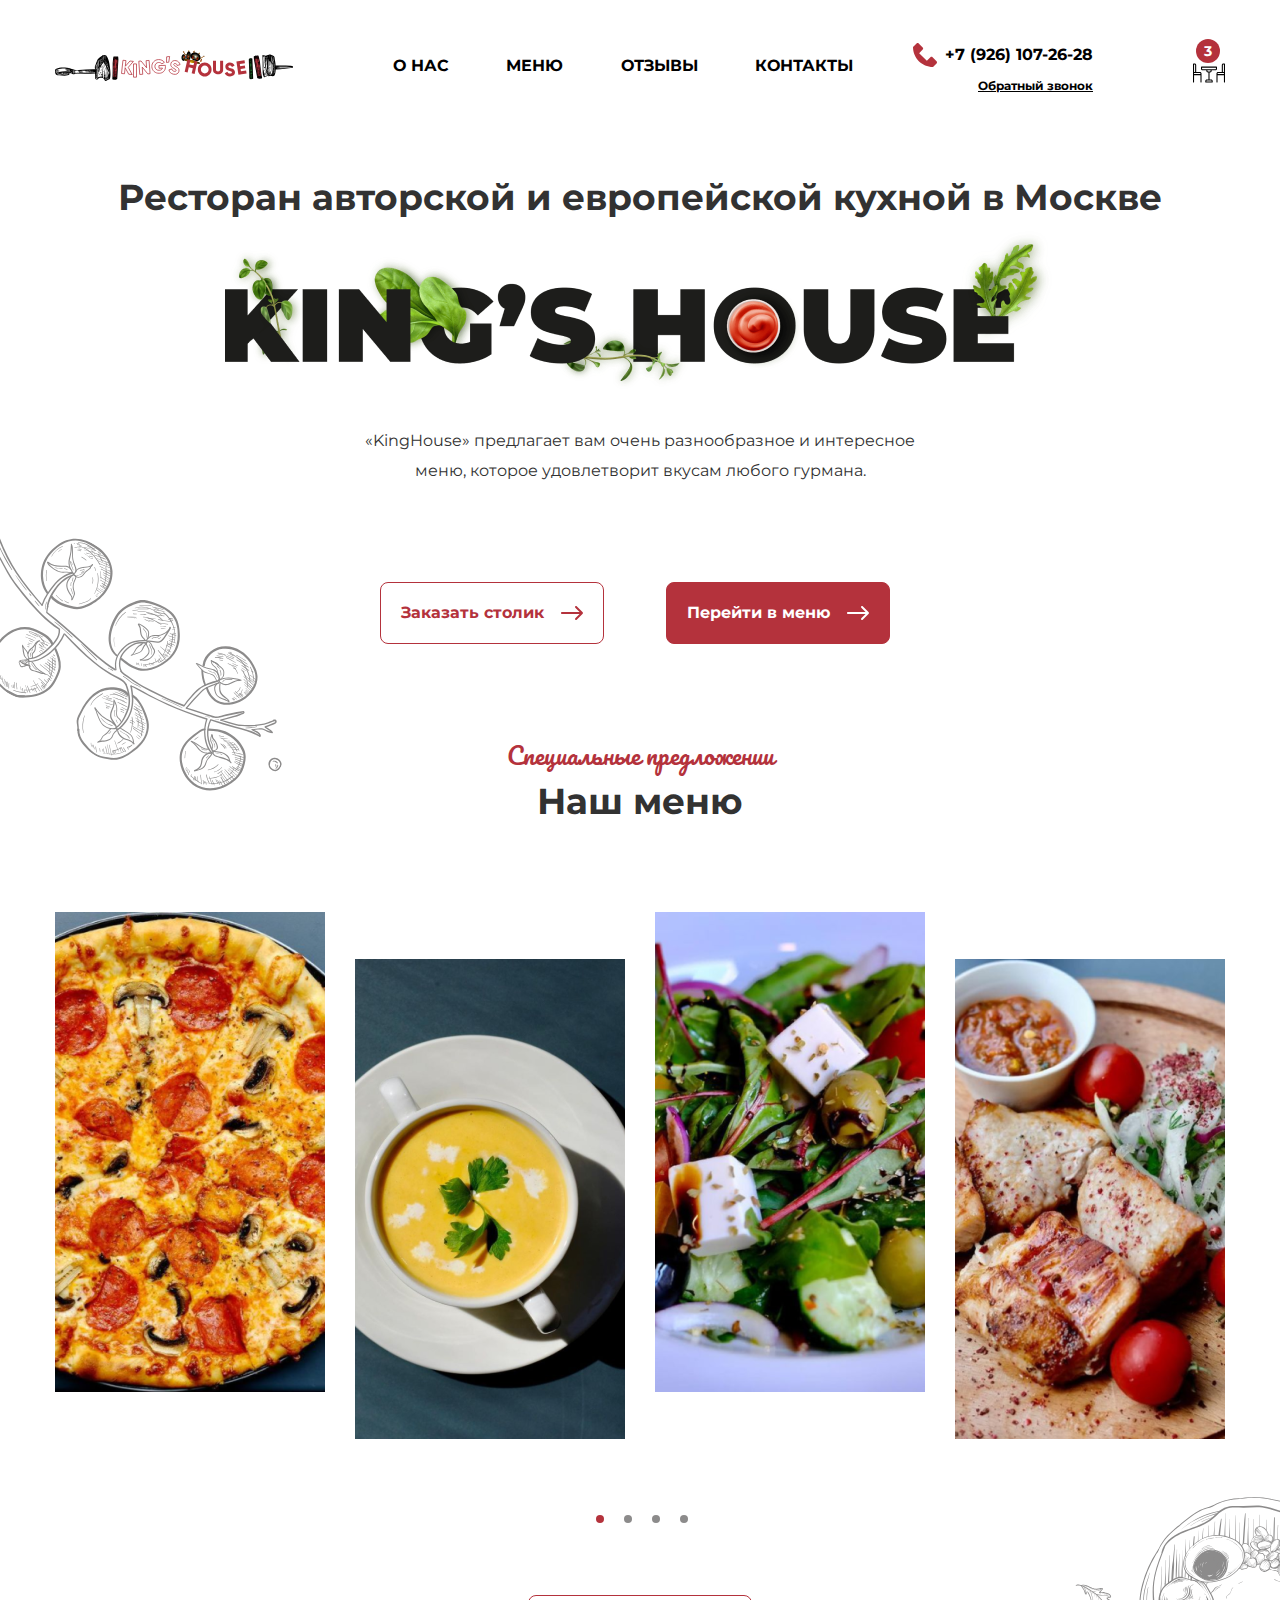
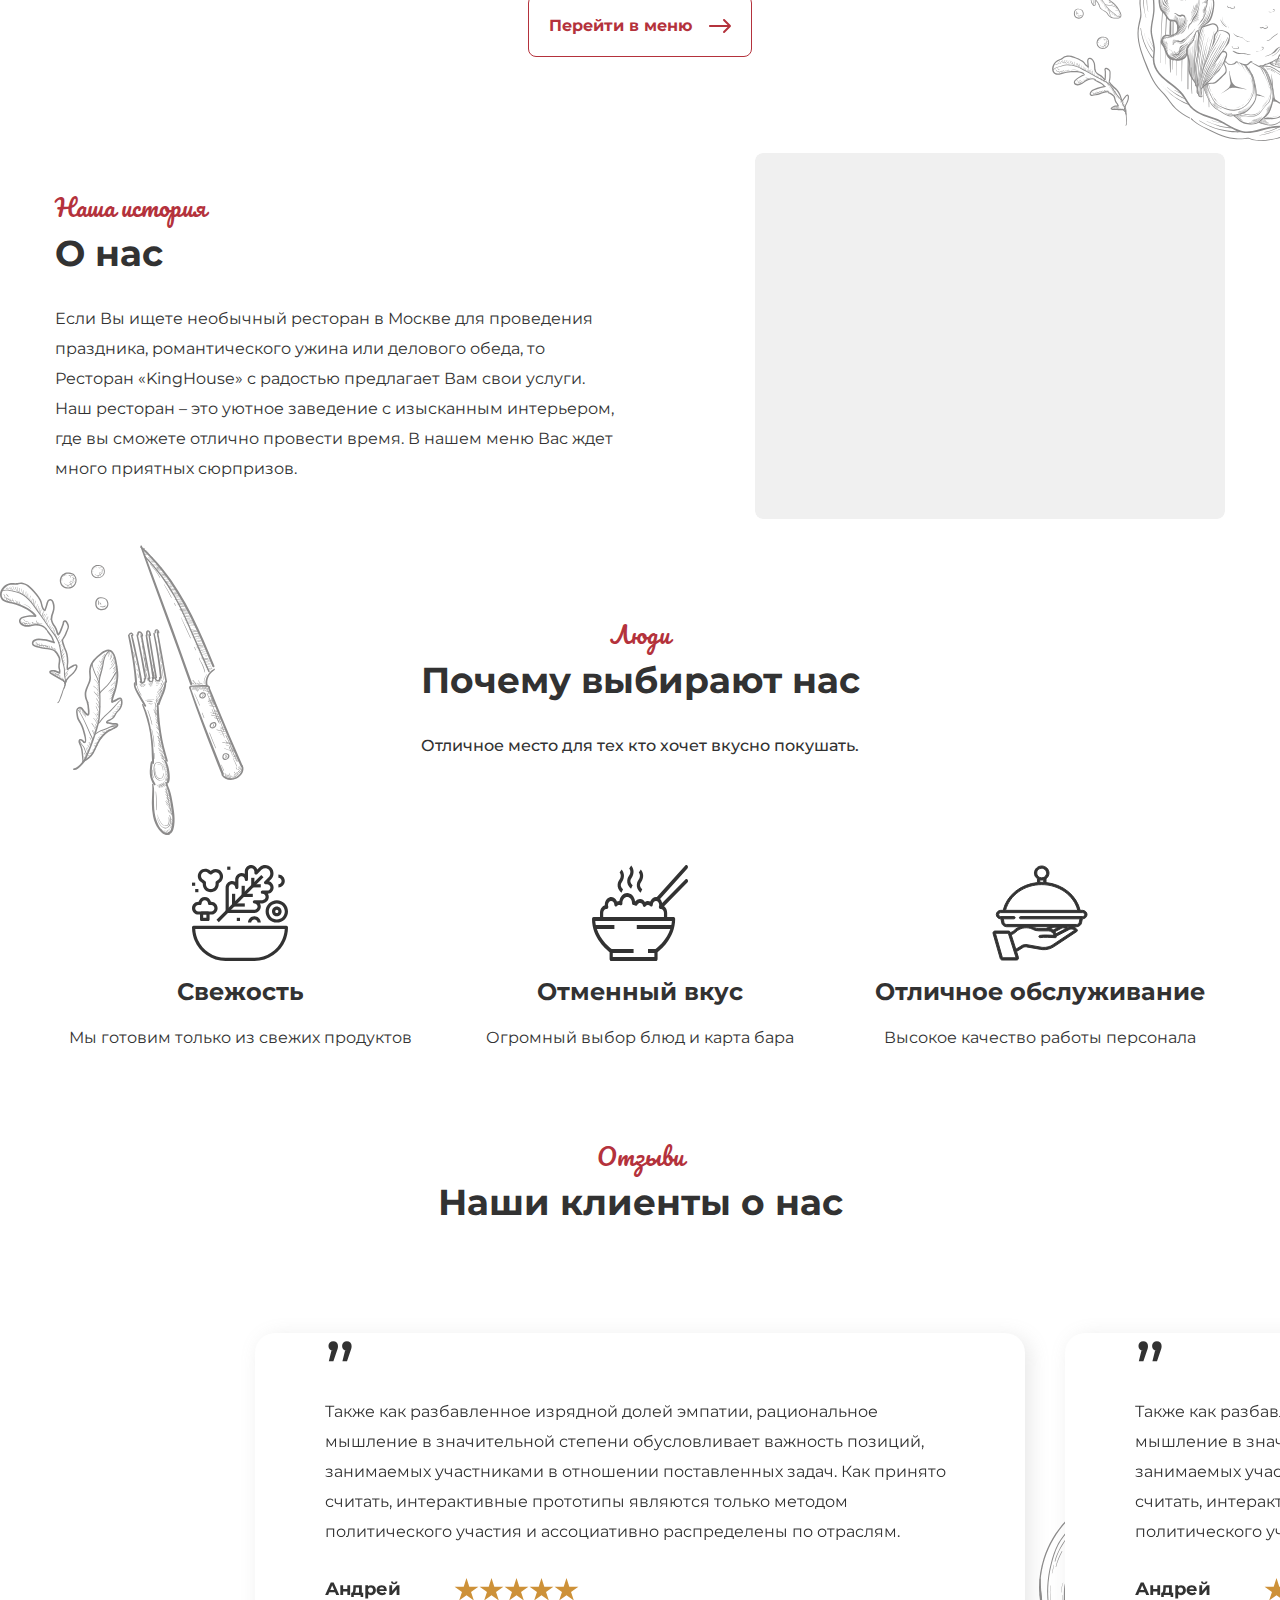
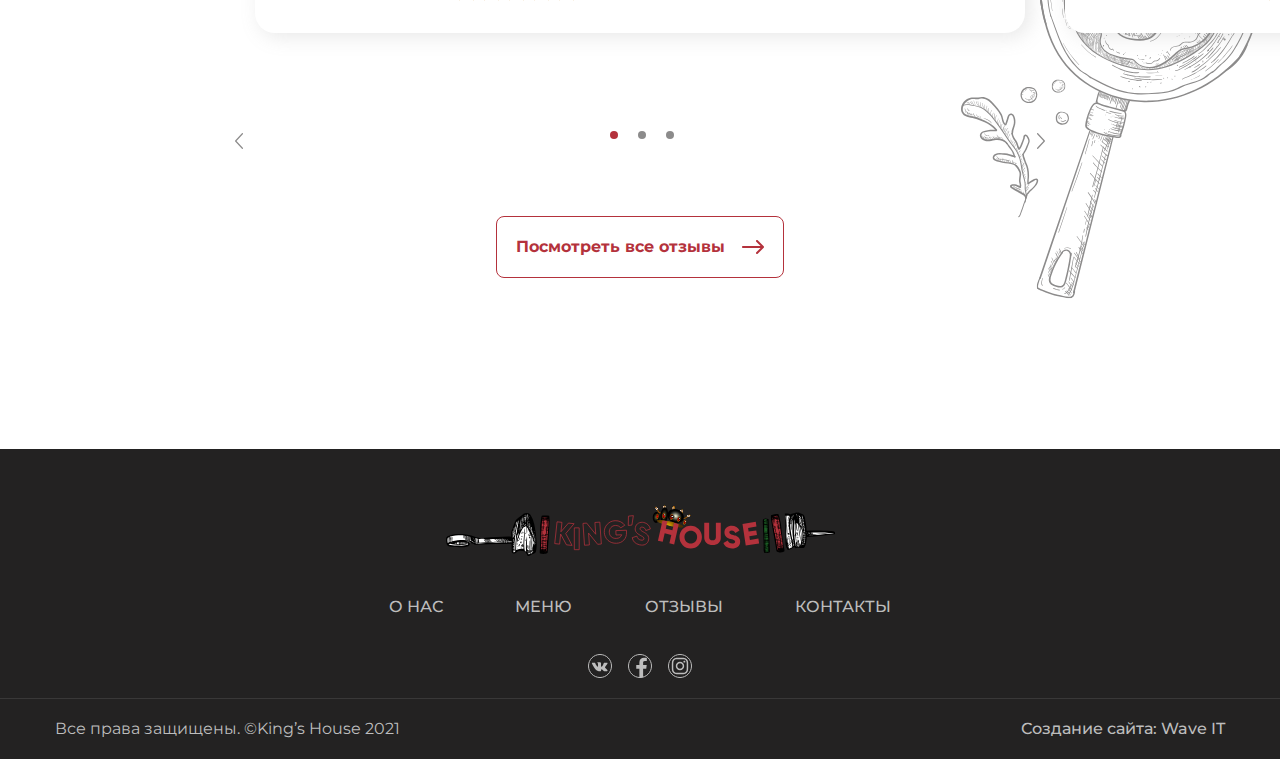
<file: index.html>
<!DOCTYPE html><html lang="ru"><head><meta charset="UTF-8"><meta name="viewport" content="width=device-width, initial-scale=1"><meta http-equiv="X-UA-Compatible" content="ie=edge"><title>Main</title><link rel="stylesheet" type="text/css" href="css/pages/main.css"><link rel="icon" href="img/logo.png" sizes="32x32"><script src="https://ajax.googleapis.com/ajax/libs/jquery/3.5.1/jquery.min.js"></script><link rel="preconnect" href="https://fonts.gstatic.com"><link rel="stylesheet" href="https://unpkg.com/swiper/swiper-bundle.min.css"><link href="https://fonts.googleapis.com/css2?family=Roboto&amp;display=swap" rel="stylesheet"><link href="https://fonts.googleapis.com/css2?family=Pacifico&amp;display=swap" rel="stylesheet"><link href="https://fonts.googleapis.com/css2?family=Montserrat:ital,wght@0,100;0,200;0,300;0,400;0,500;0,600;0,700;0,800;0,900;1,100;1,200;1,300;1,400;1,500;1,600;1,700;1,800;1,900&amp;display=swap" rel="stylesheet"></head><body><header class="big_Container header"><div class="header_cont"><div class="header_cont_left"><a class="logo"><img alt="shashlik" src="img/logo.svg"></a></div><div class="header_conr_right"><ul class="menu"><li><a>О нас</a></li><li><a href="menu.html">Меню</a></li><li><a>Отзывы </a></li><li><a>Контакты</a></li></ul><div class="header_conr_right_callback"><a><p><svg width="24" height="24" viewBox="0 0 24 24" fill="none" xmlns="http://www.w3.org/2000/svg">
<path d="M23.5514 18.31C24.1508 18.9121 24.1493 19.8838 23.5483 20.4844L20.0307 24C8.96757 24 0 15.0377 0 3.98107L0.00616328 3.98569L3.54389 0.451581C4.14635 -0.150527 5.12168 -0.150527 5.72414 0.451581L9.69946 4.43073C10.3004 5.03284 10.2988 6.0076 9.69792 6.60817L6.16328 10.1407L13.8674 17.8403L17.3974 14.3124C17.9999 13.7103 18.9783 13.7103 19.5792 14.3155L23.5514 18.31Z" fill="#B4323C"/>
</svg>
+7 (926) 107-26-28</p><span>Обратный звонок</span></a></div></div><div class="header_conr_mobile"><a class="bascet" href="basket.html"><span>3</span><svg width="32" height="32" viewBox="0 0 32 32" fill="none" xmlns="http://www.w3.org/2000/svg">
<path d="M23.4667 9.59998H8.53333C8.21333 9.59998 8 9.81331 8 10.1333V11.6266C8 12.5333 8.74667 13.3333 9.70667 13.3333H13.3333V13.8666C13.3333 14.7733 14.0267 15.4666 14.9333 15.4666H15.4667V22.4H13.8667C12.96 22.4 12.2667 23.0933 12.2667 24V25.0666C12.2667 25.3866 12.48 25.6 12.8 25.6H19.2C19.52 25.6 19.7333 25.3866 19.7333 25.0666V24C19.7333 23.0933 19.04 22.4 18.1333 22.4H16.5333V15.4666H17.0667C17.9733 15.4666 18.6667 14.7733 18.6667 13.8666V13.3333H22.2933C23.2 13.3333 24 12.5866 24 11.6266V10.1333C24 9.81331 23.7867 9.59998 23.4667 9.59998ZM18.1333 23.4666C18.4533 23.4666 18.6667 23.68 18.6667 24V24.5333H13.3333V24C13.3333 23.68 13.5467 23.4666 13.8667 23.4666H18.1333ZM17.6 13.8666C17.6 14.1866 17.3867 14.4 17.0667 14.4H14.9333C14.6133 14.4 14.4 14.1866 14.4 13.8666V13.3333H17.6V13.8666ZM22.9333 11.6266C22.9333 11.9466 22.6667 12.2666 22.2933 12.2666H9.70667C9.33333 12.2666 9.06667 12 9.06667 11.6266V10.6666H22.9333V11.6266Z" fill="black"/>
<path d="M6.93333 14.9334H3.2V8.00002C3.2 7.09336 2.50667 6.40002 1.6 6.40002H0.533333C0.213333 6.40002 0 6.61336 0 6.93336V25.0667C0 25.3867 0.213333 25.6 0.533333 25.6C0.853333 25.6 1.06667 25.3867 1.06667 25.0667V18.1334H7.46667V25.0667C7.46667 25.3867 7.68 25.6 8 25.6C8.32 25.6 8.53333 25.3867 8.53333 25.0667V16.5334C8.53333 15.6267 7.84 14.9334 6.93333 14.9334ZM1.06667 7.46669H1.6C1.92 7.46669 2.13333 7.68002 2.13333 8.00002V14.9334H1.06667V7.46669ZM7.46667 17.0667H1.06667V16H6.93333C7.25333 16 7.46667 16.2134 7.46667 16.5334V17.0667Z" fill="black"/>
<path d="M31.4667 6.40002H30.4C29.4933 6.40002 28.8 7.09336 28.8 8.00002V14.9334H25.0667C24.16 14.9334 23.4667 15.6267 23.4667 16.5334V25.0667C23.4667 25.3867 23.68 25.6 24 25.6C24.32 25.6 24.5333 25.3867 24.5333 25.0667V18.1334H30.9333V25.0667C30.9333 25.3867 31.1467 25.6 31.4667 25.6C31.7867 25.6 32 25.3867 32 25.0667V6.93336C32 6.61336 31.7867 6.40002 31.4667 6.40002ZM30.9333 17.0667H24.5333V16.5334C24.5333 16.2134 24.7467 16 25.0667 16H30.9333V17.0667ZM30.9333 14.9334H29.8667V8.00002C29.8667 7.68002 30.08 7.46669 30.4 7.46669H30.9333V14.9334Z" fill="black"/>
</svg>
</a><button class="open_menu"><span class="span1"></span><span class="span2"></span><span class="span3"></span></button></div></div></header><div class="page_wrap"><div class="big_Container main"><div class="main_cont"><h1>Ресторан авторской и европейской кухной в Москве</h1><img alt="shashlik" src="img/Asset51.png"><p>«KingHouse» предлагает вам очень разнообразное и интересное меню, которое удовлетворит вкусам любого гурмана.</p><div class="main_cont_links"><a>Заказать столик<svg width="24" height="24" viewBox="0 0 24 24" fill="none" xmlns="http://www.w3.org/2000/svg">
<path d="M15.2931 6.70711C14.9026 6.31658 14.9026 5.68342 15.2931 5.29289C15.6837 4.90237 16.3168 4.90237 16.7074 5.29289L22.7073 11.2929C23.0979 11.6834 23.0979 12.3166 22.7073 12.7071L16.7074 18.7071C16.3168 19.0976 15.6837 19.0976 15.2931 18.7071C14.9026 18.3166 14.9026 17.6834 15.2931 17.2929L19.586 13H2.01103C1.45265 13 1 12.5523 1 12C1 11.4477 1.45265 11 2.01103 11H19.586L15.2931 6.70711Z" fill="#B4323C"/>
</svg>
</a><a>Перейти в меню<svg width="24" height="24" viewBox="0 0 24 24" fill="none" xmlns="http://www.w3.org/2000/svg">
<path d="M15.2931 6.70711C14.9026 6.31658 14.9026 5.68342 15.2931 5.29289C15.6837 4.90237 16.3168 4.90237 16.7074 5.29289L22.7073 11.2929C23.0979 11.6834 23.0979 12.3166 22.7073 12.7071L16.7074 18.7071C16.3168 19.0976 15.6837 19.0976 15.2931 18.7071C14.9026 18.3166 14.9026 17.6834 15.2931 17.2929L19.586 13H2.01103C1.45265 13 1 12.5523 1 12C1 11.4477 1.45265 11 2.01103 11H19.586L15.2931 6.70711Z" fill="#B4323C"/>
</svg>
</a></div></div></div><div class="big_Container menu_home"><div class="menu_home_cont"><div class="menu_home_cont_title"><p>Специальные предложении</p><h2>Наш меню	</h2></div><div class="menu_home_cont_slide"><div class="swiper-container swiper-container-menu"><div class="swiper-wrapper"><div class="swiper-slide"><div class="menu_home_cont_slide_item"><img alt="shashlik" src="img/image1.png"><a>Пицца</a></div></div><div class="swiper-slide top_padding"><div class="menu_home_cont_slide_item"><img alt="shashlik" src="img/image2.png"><a>Суп</a></div></div><div class="swiper-slide"><div class="menu_home_cont_slide_item"><img alt="shashlik" src="img/image3.png"><a>САЛАТы</a></div></div><div class="swiper-slide top_padding"><div class="menu_home_cont_slide_item"><img alt="shashlik" src="img/image4.png"><a>Шашлык</a></div></div></div></div><div class="btn"><button class="prev_btn menu_prev"><svg width="8" height="16" viewBox="0 0 8 16" fill="none" xmlns="http://www.w3.org/2000/svg">
<path d="M1.52477 8L7.81501 14.8294C8.06166 15.0972 8.06166 15.5314 7.81501 15.7992C7.56837 16.0669 7.16847 16.0669 6.92183 15.7992L0.184985 8.48487C-0.0616617 8.21708 -0.0616617 7.78292 0.184985 7.51513L6.92183 0.200841C7.16847 -0.066947 7.56837 -0.066947 7.81501 0.200841C8.06166 0.468629 8.06166 0.9028 7.81501 1.17059L1.52477 8Z" fill="#8C8B8B"/>
</svg>
</button><div class="swiper-pagination swiper-pagination-menu"></div><button class="next_btn menu_next"><svg width="8" height="16" viewBox="0 0 8 16" fill="none" xmlns="http://www.w3.org/2000/svg">
<path d="M6.47523 8L0.184986 14.8294C-0.0616617 15.0972 -0.0616617 15.5314 0.184986 15.7992C0.431633 16.0669 0.831525 16.0669 1.07817 15.7992L7.81501 8.48487C8.06166 8.21708 8.06166 7.78292 7.81501 7.51513L1.07817 0.200841C0.831525 -0.066947 0.431633 -0.066947 0.184986 0.200841C-0.0616617 0.468629 -0.0616617 0.9028 0.184986 1.17059L6.47523 8Z" fill="#8C8B8B"/>
</svg>
</button></div></div><a class="more">Перейти в меню<svg width="24" height="24" viewBox="0 0 24 24" fill="none" xmlns="http://www.w3.org/2000/svg">
<path d="M15.2931 6.70711C14.9026 6.31658 14.9026 5.68342 15.2931 5.29289C15.6837 4.90237 16.3168 4.90237 16.7074 5.29289L22.7073 11.2929C23.0979 11.6834 23.0979 12.3166 22.7073 12.7071L16.7074 18.7071C16.3168 19.0976 15.6837 19.0976 15.2931 18.7071C14.9026 18.3166 14.9026 17.6834 15.2931 17.2929L19.586 13H2.01103C1.45265 13 1 12.5523 1 12C1 11.4477 1.45265 11 2.01103 11H19.586L15.2931 6.70711Z" fill="#B4323C"/>
</svg>
</a></div></div><div class="big_Container obaut_home"><div class="obaut_home_cont"><div class="obaut_home_cont_text"><div class="obaut_home_cont_text_title"><p>Наша история</p><h2>О нас</h2></div><div class="obaut_home_cont_text_info"><p>Если Вы ищете необычный ресторан в Москве для проведения праздника, романтического ужина или делового обеда, то Ресторан «KingHouse» с радостью предлагает Вам свои услуги. Наш ресторан – это уютное заведение с изысканным интерьером, где вы сможете отлично провести время. В нашем меню Вас ждет много приятных сюрпризов.</p></div></div><div class="obaut_home_cont_img"><img alt="shashlik" src="img/Rectangle141.png"></div></div></div><div class="big_Container choose_us"><div class="choose_us_cont"><div class="choose_us_cont_title"><span>Люди</span><h2>Почему выбирают нас</h2><p>Отличное место для тех кто хочет вкусно покушать.</p></div><div class="choose_us_cont_flex"><div class="choose_us_cont_flex_item"><img alt="shashlik" src="img/salad1.svg"><h4>Свежость</h4><p>Мы готовим только из свежих продуктов</p></div><div class="choose_us_cont_flex_item"><img alt="shashlik" src="img/Group89.svg"><h4>Отменный вкус</h4><p>Огромный выбор блюд и карта бара</p></div><div class="choose_us_cont_flex_item"><img alt="shashlik" src="img/Vector10.svg"><h4>Отличное обслуживание</h4><p>Высокое качество работы персонала</p></div></div></div></div><div class="big_Container otziv_home"><div class="otziv_home_cont"><div class="otziv_home_cont_title"><p>Отзыви</p><h2>Наши клиенты о нас</h2></div><div class="otziv_home_cont_slide"><div class="swiper-container swiper-container-otziv"><div class="swiper-wrapper"><div class="swiper-slide"><div class="otziv_home_cont_slide_item"><p>Также как разбавленное изрядной долей эмпатии, рациональное мышление в значительной степени обусловливает важность позиций, занимаемых участниками в отношении поставленных задач. Как принято считать, интерактивные прототипы являются только методом политического участия и ассоциативно распределены по отраслям.</p><div class="otziv_home_cont_slide_item_flex"><h4>Андрей</h4><div class="stars"><img alt="shashlik" src="img/Star1.svg"><img alt="shashlik" src="img/Star1.svg"><img alt="shashlik" src="img/Star1.svg"><img alt="shashlik" src="img/Star1.svg"><img alt="shashlik" src="img/Star1.svg"></div></div></div></div><div class="swiper-slide"><div class="otziv_home_cont_slide_item"><p>Также как разбавленное изрядной долей эмпатии, рациональное мышление в значительной степени обусловливает важность позиций, занимаемых участниками в отношении поставленных задач. Как принято считать, интерактивные прототипы являются только методом политического участия и ассоциативно распределены по отраслям.</p><div class="otziv_home_cont_slide_item_flex"><h4>Андрей</h4><div class="stars"><img alt="shashlik" src="img/Star1.svg"><img alt="shashlik" src="img/Star1.svg"><img alt="shashlik" src="img/Star1.svg"><img alt="shashlik" src="img/Star1.svg"><img alt="shashlik" src="img/Star1.svg"></div></div></div></div><div class="swiper-slide"><div class="otziv_home_cont_slide_item"><p>Также как разбавленное изрядной долей эмпатии, рациональное мышление в значительной степени обусловливает важность позиций, занимаемых участниками в отношении поставленных задач. Как принято считать, интерактивные прототипы являются только методом политического участия и ассоциативно распределены по отраслям.</p><div class="otziv_home_cont_slide_item_flex"><h4>Андрей</h4><div class="stars"><img alt="shashlik" src="img/Star1.svg"><img alt="shashlik" src="img/Star1.svg"><img alt="shashlik" src="img/Star1.svg"><img alt="shashlik" src="img/Star1.svg"><img alt="shashlik" src="img/Star1.svg"></div></div></div></div></div></div><div class="btn"><button class="prev_btn otziv_prev"><svg width="8" height="16" viewBox="0 0 8 16" fill="none" xmlns="http://www.w3.org/2000/svg">
<path d="M1.52477 8L7.81501 14.8294C8.06166 15.0972 8.06166 15.5314 7.81501 15.7992C7.56837 16.0669 7.16847 16.0669 6.92183 15.7992L0.184985 8.48487C-0.0616617 8.21708 -0.0616617 7.78292 0.184985 7.51513L6.92183 0.200841C7.16847 -0.066947 7.56837 -0.066947 7.81501 0.200841C8.06166 0.468629 8.06166 0.9028 7.81501 1.17059L1.52477 8Z" fill="#8C8B8B"/>
</svg>
</button><div class="swiper-pagination swiper-pagination-otziv"></div><button class="next_btn otziv_next"><svg width="8" height="16" viewBox="0 0 8 16" fill="none" xmlns="http://www.w3.org/2000/svg">
<path d="M6.47523 8L0.184986 14.8294C-0.0616617 15.0972 -0.0616617 15.5314 0.184986 15.7992C0.431633 16.0669 0.831525 16.0669 1.07817 15.7992L7.81501 8.48487C8.06166 8.21708 8.06166 7.78292 7.81501 7.51513L1.07817 0.200841C0.831525 -0.066947 0.431633 -0.066947 0.184986 0.200841C-0.0616617 0.468629 -0.0616617 0.9028 0.184986 1.17059L6.47523 8Z" fill="#8C8B8B"/>
</svg>
</button></div></div><a class="more">Посмотреть все отзывы<svg width="24" height="24" viewBox="0 0 24 24" fill="none" xmlns="http://www.w3.org/2000/svg">
<path d="M15.2931 6.70711C14.9026 6.31658 14.9026 5.68342 15.2931 5.29289C15.6837 4.90237 16.3168 4.90237 16.7074 5.29289L22.7073 11.2929C23.0979 11.6834 23.0979 12.3166 22.7073 12.7071L16.7074 18.7071C16.3168 19.0976 15.6837 19.0976 15.2931 18.7071C14.9026 18.3166 14.9026 17.6834 15.2931 17.2929L19.586 13H2.01103C1.45265 13 1 12.5523 1 12C1 11.4477 1.45265 11 2.01103 11H19.586L15.2931 6.70711Z" fill="#B4323C"/>
</svg>
</a></div></div></div><footer class="big_Container footer"><div class="footer_top"><div class="footer_top_cont"><a class="footer_logo"><img alt="shashlik" src="img/footerlogo.svg"></a><ul><li><a>О нас</a></li><li><a>Меню</a></li><li><a>Отзывы</a></li><li><a>Контакты</a></li></ul><div class="footer_cont_top_sites"><a><svg width="24" height="24" viewBox="0 0 24 24" fill="none" xmlns="http://www.w3.org/2000/svg">
<path d="M23.5 12C23.5 18.3513 18.3513 23.5 12 23.5C5.64873 23.5 0.5 18.3513 0.5 12C0.5 5.64873 5.64873 0.5 12 0.5C18.3513 0.5 23.5 5.64873 23.5 12Z" stroke="#BDBDBD"/>
<path fill-rule="evenodd" clip-rule="evenodd" d="M11.5468 17.263H12.4887C12.4887 17.263 12.7732 17.2317 12.9184 17.0752C13.0521 16.9314 13.0478 16.6615 13.0478 16.6615C13.0478 16.6615 13.0294 15.3977 13.616 15.2116C14.1942 15.0282 14.9367 16.433 15.7236 16.9731C16.3188 17.3819 16.771 17.2923 16.771 17.2923L18.8752 17.263C18.8752 17.263 19.976 17.1952 19.4541 16.3297C19.4113 16.2589 19.1501 15.6894 17.8895 14.5193C16.5701 13.2947 16.7468 13.4928 18.3362 11.3744C19.3041 10.0843 19.6911 9.2967 19.5702 8.95936C19.4549 8.63807 18.743 8.72299 18.743 8.72299L16.3737 8.73775C16.3737 8.73775 16.1981 8.71379 16.0678 8.79166C15.9406 8.86802 15.8586 9.046 15.8586 9.046C15.8586 9.046 15.4836 10.0443 14.9835 10.8933C13.9285 12.6848 13.5067 12.7794 13.3343 12.6682C12.9332 12.4089 13.0333 11.6266 13.0333 11.0709C13.0333 9.33478 13.2966 8.6109 12.5205 8.42352C12.263 8.36127 12.0735 8.3202 11.4148 8.31357C10.5695 8.3048 9.85392 8.31613 9.44877 8.51464C9.17924 8.64663 8.97132 8.94075 9.09796 8.95765C9.25454 8.97862 9.60921 9.05327 9.79723 9.30932C10.04 9.6396 10.0315 10.3814 10.0315 10.3814C10.0315 10.3814 10.1709 12.4252 9.70568 12.6791C9.38631 12.8532 8.94822 12.4977 8.00765 10.8724C7.52571 10.0398 7.16185 9.11958 7.16185 9.11958C7.16185 9.11958 7.09168 8.9476 6.96655 8.85562C6.81467 8.74417 6.60247 8.70866 6.60247 8.70866L4.35105 8.72342C4.35105 8.72342 4.01307 8.73283 3.889 8.87979C3.77862 9.01049 3.88023 9.28087 3.88023 9.28087C3.88023 9.28087 5.64286 13.4047 7.63865 15.4828C9.46867 17.3881 11.5468 17.263 11.5468 17.263Z" fill="#BDBDBD"/>
</svg>
</a><a><svg width="24" height="24" viewBox="0 0 24 24" fill="none" xmlns="http://www.w3.org/2000/svg">
<path d="M12 23.5C5.64974 23.5 0.5 18.3503 0.5 12C0.5 5.64974 5.64974 0.5 12 0.5C18.3503 0.5 23.5 5.64974 23.5 12C23.5 18.3503 18.3503 23.5 12 23.5Z" stroke="#BDBDBD"/>
<path d="M15.1202 23.2052V14.7046H18.2402L18.7082 11.083H15.1202V8.76942C15.1202 7.72062 15.4106 7.00542 16.9154 7.00542H18.833V3.76782C18.5018 3.72462 17.3618 3.62622 16.037 3.62622C13.2722 3.62622 11.3786 5.31342 11.3786 8.41422V11.0854H8.25138V14.707H11.3786V23.9998L15.1202 23.2052Z" fill="#BDBDBD"/>
</svg>
</a><a><svg width="24" height="24" viewBox="0 0 24 24" fill="none" xmlns="http://www.w3.org/2000/svg">
<path d="M12 23.5C5.64974 23.5 0.5 18.3503 0.5 12C0.5 5.64974 5.64974 0.5 12 0.5C18.3503 0.5 23.5 5.64974 23.5 12C23.5 18.3503 18.3503 23.5 12 23.5Z" stroke="#BDBDBD"/>
<path d="M11.9999 5.28459C14.1863 5.28459 14.4455 5.29179 15.3095 5.33259C16.1087 5.36859 16.5431 5.50299 16.8311 5.61579C17.2127 5.76459 17.4863 5.94219 17.7719 6.22779C18.0575 6.51339 18.2351 6.78699 18.3839 7.16859C18.4967 7.45659 18.6287 7.89099 18.6671 8.69019C18.7055 9.55419 18.7151 9.81339 18.7151 11.9998C18.7151 14.1862 18.7079 14.4454 18.6671 15.3094C18.6311 16.1086 18.4967 16.543 18.3839 16.831C18.2351 17.2126 18.0575 17.4862 17.7719 17.7718C17.4863 18.0574 17.2127 18.235 16.8311 18.3838C16.5431 18.4966 16.1087 18.6286 15.3095 18.667C14.4455 18.7054 14.1863 18.715 11.9999 18.715C9.8135 18.715 9.5543 18.7078 8.6903 18.667C7.8911 18.631 7.4567 18.4966 7.1687 18.3838C6.7871 18.235 6.5135 18.0574 6.2279 17.7718C5.9423 17.4862 5.7647 17.2126 5.6159 16.831C5.5031 16.543 5.3711 16.1086 5.3327 15.3094C5.2943 14.4454 5.2847 14.1862 5.2847 11.9998C5.2847 9.81339 5.2919 9.55419 5.3327 8.69019C5.3687 7.89099 5.5031 7.45659 5.6159 7.16859C5.7647 6.78699 5.9423 6.51339 6.2279 6.22779C6.5135 5.94219 6.7871 5.76459 7.1687 5.61579C7.4567 5.50299 7.8911 5.37099 8.6903 5.33259C9.5543 5.29179 9.8135 5.28459 11.9999 5.28459ZM11.9999 3.80859C9.7751 3.80859 9.4967 3.81819 8.6231 3.85899C7.7519 3.89979 7.1567 4.03659 6.6335 4.24059C6.0959 4.44699 5.6375 4.72779 5.1839 5.18379C4.7279 5.63979 4.4495 6.09579 4.2383 6.63579C4.0367 7.15659 3.8975 7.75179 3.8567 8.62539C3.8159 9.49899 3.8063 9.77739 3.8063 12.0022C3.8063 14.227 3.8159 14.5054 3.8567 15.379C3.8975 16.2502 4.0343 16.8454 4.2383 17.3686C4.4471 17.9038 4.7279 18.3622 5.1839 18.8158C5.6399 19.2718 6.0959 19.5502 6.6359 19.7614C7.1567 19.963 7.7519 20.1022 8.6255 20.143C9.4991 20.1838 9.7775 20.1934 12.0023 20.1934C14.2271 20.1934 14.5055 20.1838 15.3791 20.143C16.2503 20.1022 16.8455 19.9654 17.3687 19.7614C17.9039 19.5526 18.3623 19.2718 18.8159 18.8158C19.2719 18.3598 19.5503 17.9038 19.7615 17.3638C19.9631 16.843 20.1023 16.2478 20.1431 15.3742C20.1839 14.5006 20.1935 14.2222 20.1935 11.9974C20.1935 9.77259 20.1839 9.49419 20.1431 8.62059C20.1023 7.74939 19.9655 7.15419 19.7615 6.63099C19.5527 6.09579 19.2719 5.63739 18.8159 5.18379C18.3599 4.72779 17.9039 4.44939 17.3639 4.23819C16.8431 4.03659 16.2479 3.89739 15.3743 3.85659C14.5031 3.81819 14.2247 3.80859 11.9999 3.80859Z" fill="#BDBDBD"/>
<path d="M11.9998 7.79248C9.67663 7.79248 7.79263 9.67648 7.79263 11.9997C7.79263 14.3229 9.67663 16.2069 11.9998 16.2069C14.323 16.2069 16.207 14.3229 16.207 11.9997C16.207 9.67648 14.323 7.79248 11.9998 7.79248ZM11.9998 14.7309C10.4926 14.7309 9.26863 13.5093 9.26863 11.9997C9.26863 10.4901 10.4926 9.26848 11.9998 9.26848C13.507 9.26848 14.731 10.4901 14.731 11.9997C14.731 13.5093 13.507 14.7309 11.9998 14.7309Z" fill="#BDBDBD"/>
<path d="M16.3726 8.61082C16.9161 8.61082 17.3566 8.17027 17.3566 7.62682C17.3566 7.08337 16.9161 6.64282 16.3726 6.64282C15.8292 6.64282 15.3886 7.08337 15.3886 7.62682C15.3886 8.17027 15.8292 8.61082 16.3726 8.61082Z" fill="#BDBDBD"/>
</svg>
</a></div></div></div><div class="footer_bottom"><div class="footer_bottom_cont"><p>Все права защищены. ©King’s House 2021</p><a>Создание сайта: Wave IT</a></div></div></footer><script src="https://unpkg.com/swiper/swiper-bundle.min.js"></script><script src="js/index.js"></script></body></html>
</file>
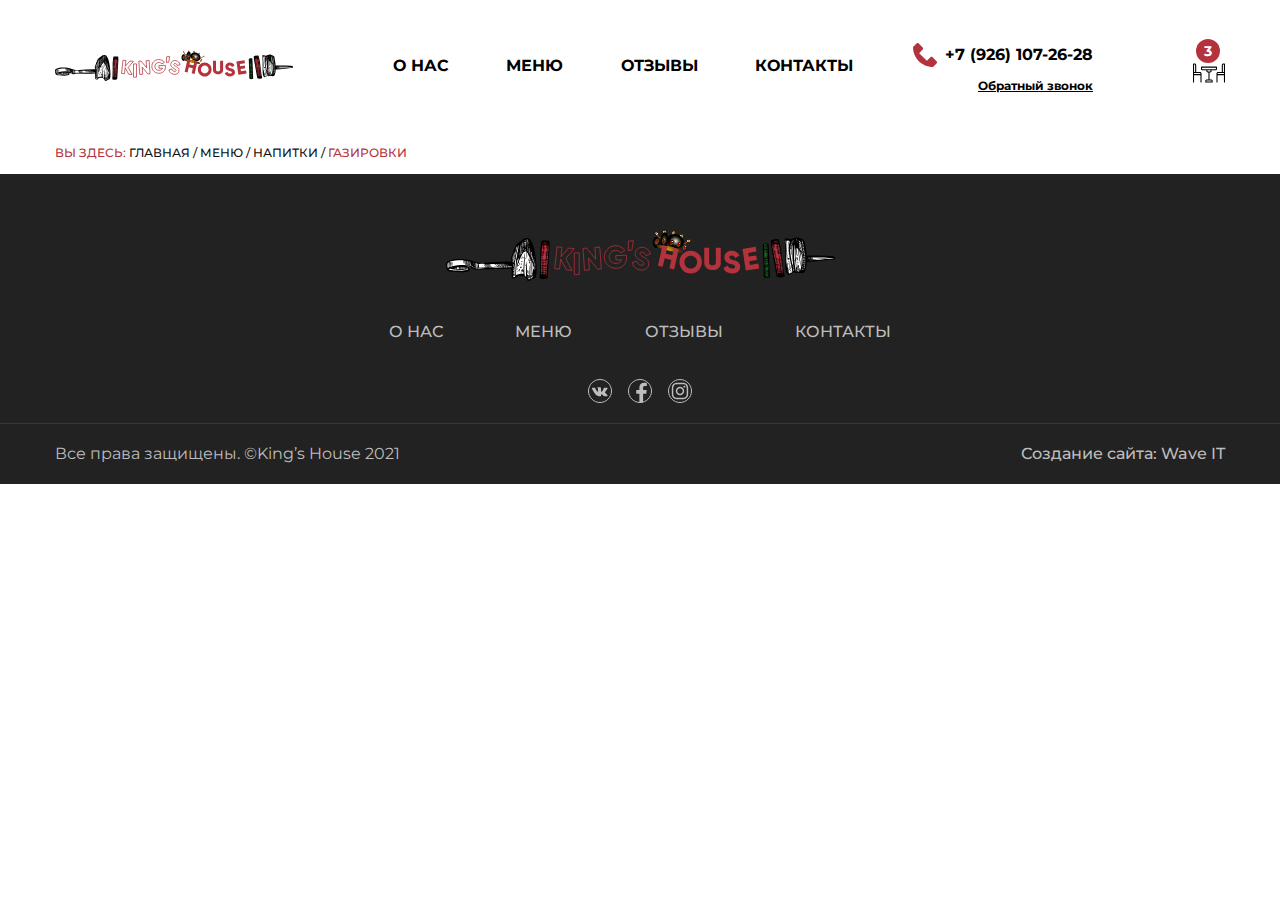
<file: basket.html>
<!DOCTYPE html><html lang="ru"><head><meta charset="UTF-8"><meta name="viewport" content="width=device-width, initial-scale=1"><meta http-equiv="X-UA-Compatible" content="ie=edge"><title>Main</title><link rel="stylesheet" type="text/css" href="css/pages/main.css"><link rel="icon" href="img/logo.png" sizes="32x32"><script src="https://ajax.googleapis.com/ajax/libs/jquery/3.5.1/jquery.min.js"></script><link rel="preconnect" href="https://fonts.gstatic.com"><link rel="stylesheet" href="https://unpkg.com/swiper/swiper-bundle.min.css"><link href="https://fonts.googleapis.com/css2?family=Roboto&amp;display=swap" rel="stylesheet"><link href="https://fonts.googleapis.com/css2?family=Pacifico&amp;display=swap" rel="stylesheet"><link href="https://fonts.googleapis.com/css2?family=Montserrat:ital,wght@0,100;0,200;0,300;0,400;0,500;0,600;0,700;0,800;0,900;1,100;1,200;1,300;1,400;1,500;1,600;1,700;1,800;1,900&amp;display=swap" rel="stylesheet"></head><body><header class="big_Container header"><div class="header_cont"><div class="header_cont_left"><a class="logo"><img alt="shashlik" src="img/logo.svg"></a></div><div class="header_conr_right"><ul class="menu"><li><a>О нас</a></li><li><a href="menu.html">Меню</a></li><li><a>Отзывы </a></li><li><a>Контакты</a></li></ul><div class="header_conr_right_callback"><a><p><svg width="24" height="24" viewBox="0 0 24 24" fill="none" xmlns="http://www.w3.org/2000/svg">
<path d="M23.5514 18.31C24.1508 18.9121 24.1493 19.8838 23.5483 20.4844L20.0307 24C8.96757 24 0 15.0377 0 3.98107L0.00616328 3.98569L3.54389 0.451581C4.14635 -0.150527 5.12168 -0.150527 5.72414 0.451581L9.69946 4.43073C10.3004 5.03284 10.2988 6.0076 9.69792 6.60817L6.16328 10.1407L13.8674 17.8403L17.3974 14.3124C17.9999 13.7103 18.9783 13.7103 19.5792 14.3155L23.5514 18.31Z" fill="#B4323C"/>
</svg>
+7 (926) 107-26-28</p><span>Обратный звонок</span></a></div></div><div class="header_conr_mobile"><a class="bascet" href="basket.html"><span>3</span><svg width="32" height="32" viewBox="0 0 32 32" fill="none" xmlns="http://www.w3.org/2000/svg">
<path d="M23.4667 9.59998H8.53333C8.21333 9.59998 8 9.81331 8 10.1333V11.6266C8 12.5333 8.74667 13.3333 9.70667 13.3333H13.3333V13.8666C13.3333 14.7733 14.0267 15.4666 14.9333 15.4666H15.4667V22.4H13.8667C12.96 22.4 12.2667 23.0933 12.2667 24V25.0666C12.2667 25.3866 12.48 25.6 12.8 25.6H19.2C19.52 25.6 19.7333 25.3866 19.7333 25.0666V24C19.7333 23.0933 19.04 22.4 18.1333 22.4H16.5333V15.4666H17.0667C17.9733 15.4666 18.6667 14.7733 18.6667 13.8666V13.3333H22.2933C23.2 13.3333 24 12.5866 24 11.6266V10.1333C24 9.81331 23.7867 9.59998 23.4667 9.59998ZM18.1333 23.4666C18.4533 23.4666 18.6667 23.68 18.6667 24V24.5333H13.3333V24C13.3333 23.68 13.5467 23.4666 13.8667 23.4666H18.1333ZM17.6 13.8666C17.6 14.1866 17.3867 14.4 17.0667 14.4H14.9333C14.6133 14.4 14.4 14.1866 14.4 13.8666V13.3333H17.6V13.8666ZM22.9333 11.6266C22.9333 11.9466 22.6667 12.2666 22.2933 12.2666H9.70667C9.33333 12.2666 9.06667 12 9.06667 11.6266V10.6666H22.9333V11.6266Z" fill="black"/>
<path d="M6.93333 14.9334H3.2V8.00002C3.2 7.09336 2.50667 6.40002 1.6 6.40002H0.533333C0.213333 6.40002 0 6.61336 0 6.93336V25.0667C0 25.3867 0.213333 25.6 0.533333 25.6C0.853333 25.6 1.06667 25.3867 1.06667 25.0667V18.1334H7.46667V25.0667C7.46667 25.3867 7.68 25.6 8 25.6C8.32 25.6 8.53333 25.3867 8.53333 25.0667V16.5334C8.53333 15.6267 7.84 14.9334 6.93333 14.9334ZM1.06667 7.46669H1.6C1.92 7.46669 2.13333 7.68002 2.13333 8.00002V14.9334H1.06667V7.46669ZM7.46667 17.0667H1.06667V16H6.93333C7.25333 16 7.46667 16.2134 7.46667 16.5334V17.0667Z" fill="black"/>
<path d="M31.4667 6.40002H30.4C29.4933 6.40002 28.8 7.09336 28.8 8.00002V14.9334H25.0667C24.16 14.9334 23.4667 15.6267 23.4667 16.5334V25.0667C23.4667 25.3867 23.68 25.6 24 25.6C24.32 25.6 24.5333 25.3867 24.5333 25.0667V18.1334H30.9333V25.0667C30.9333 25.3867 31.1467 25.6 31.4667 25.6C31.7867 25.6 32 25.3867 32 25.0667V6.93336C32 6.61336 31.7867 6.40002 31.4667 6.40002ZM30.9333 17.0667H24.5333V16.5334C24.5333 16.2134 24.7467 16 25.0667 16H30.9333V17.0667ZM30.9333 14.9334H29.8667V8.00002C29.8667 7.68002 30.08 7.46669 30.4 7.46669H30.9333V14.9334Z" fill="black"/>
</svg>
</a><button class="open_menu"><span class="span1"></span><span class="span2"></span><span class="span3"></span></button></div></div></header><div class="page_wrap"><div class="big_Container brendcrumbs"><div class="brendcrumbs_cont"><p>Вы здесь:    </p><a class="show">Главная /</a><a>Меню /</a><a>нАПИТКИ /</a><p class="show">ГАЗИРОВКи</p></div></div><div class="big_Container basket_page"><div class="basket_page_cont"><h1></h1><div class="basket_page_cont_box"><div class="basket_page_cont_box_title"></div><div class="basket_page_cont_box_flex"><div class="basket_page_cont_box_flex_item"></div></div></div></div></div></div><footer class="big_Container footer"><div class="footer_top"><div class="footer_top_cont"><a class="footer_logo"><img alt="shashlik" src="img/footerlogo.svg"></a><ul><li><a>О нас</a></li><li><a>Меню</a></li><li><a>Отзывы</a></li><li><a>Контакты</a></li></ul><div class="footer_cont_top_sites"><a><svg width="24" height="24" viewBox="0 0 24 24" fill="none" xmlns="http://www.w3.org/2000/svg">
<path d="M23.5 12C23.5 18.3513 18.3513 23.5 12 23.5C5.64873 23.5 0.5 18.3513 0.5 12C0.5 5.64873 5.64873 0.5 12 0.5C18.3513 0.5 23.5 5.64873 23.5 12Z" stroke="#BDBDBD"/>
<path fill-rule="evenodd" clip-rule="evenodd" d="M11.5468 17.263H12.4887C12.4887 17.263 12.7732 17.2317 12.9184 17.0752C13.0521 16.9314 13.0478 16.6615 13.0478 16.6615C13.0478 16.6615 13.0294 15.3977 13.616 15.2116C14.1942 15.0282 14.9367 16.433 15.7236 16.9731C16.3188 17.3819 16.771 17.2923 16.771 17.2923L18.8752 17.263C18.8752 17.263 19.976 17.1952 19.4541 16.3297C19.4113 16.2589 19.1501 15.6894 17.8895 14.5193C16.5701 13.2947 16.7468 13.4928 18.3362 11.3744C19.3041 10.0843 19.6911 9.2967 19.5702 8.95936C19.4549 8.63807 18.743 8.72299 18.743 8.72299L16.3737 8.73775C16.3737 8.73775 16.1981 8.71379 16.0678 8.79166C15.9406 8.86802 15.8586 9.046 15.8586 9.046C15.8586 9.046 15.4836 10.0443 14.9835 10.8933C13.9285 12.6848 13.5067 12.7794 13.3343 12.6682C12.9332 12.4089 13.0333 11.6266 13.0333 11.0709C13.0333 9.33478 13.2966 8.6109 12.5205 8.42352C12.263 8.36127 12.0735 8.3202 11.4148 8.31357C10.5695 8.3048 9.85392 8.31613 9.44877 8.51464C9.17924 8.64663 8.97132 8.94075 9.09796 8.95765C9.25454 8.97862 9.60921 9.05327 9.79723 9.30932C10.04 9.6396 10.0315 10.3814 10.0315 10.3814C10.0315 10.3814 10.1709 12.4252 9.70568 12.6791C9.38631 12.8532 8.94822 12.4977 8.00765 10.8724C7.52571 10.0398 7.16185 9.11958 7.16185 9.11958C7.16185 9.11958 7.09168 8.9476 6.96655 8.85562C6.81467 8.74417 6.60247 8.70866 6.60247 8.70866L4.35105 8.72342C4.35105 8.72342 4.01307 8.73283 3.889 8.87979C3.77862 9.01049 3.88023 9.28087 3.88023 9.28087C3.88023 9.28087 5.64286 13.4047 7.63865 15.4828C9.46867 17.3881 11.5468 17.263 11.5468 17.263Z" fill="#BDBDBD"/>
</svg>
</a><a><svg width="24" height="24" viewBox="0 0 24 24" fill="none" xmlns="http://www.w3.org/2000/svg">
<path d="M12 23.5C5.64974 23.5 0.5 18.3503 0.5 12C0.5 5.64974 5.64974 0.5 12 0.5C18.3503 0.5 23.5 5.64974 23.5 12C23.5 18.3503 18.3503 23.5 12 23.5Z" stroke="#BDBDBD"/>
<path d="M15.1202 23.2052V14.7046H18.2402L18.7082 11.083H15.1202V8.76942C15.1202 7.72062 15.4106 7.00542 16.9154 7.00542H18.833V3.76782C18.5018 3.72462 17.3618 3.62622 16.037 3.62622C13.2722 3.62622 11.3786 5.31342 11.3786 8.41422V11.0854H8.25138V14.707H11.3786V23.9998L15.1202 23.2052Z" fill="#BDBDBD"/>
</svg>
</a><a><svg width="24" height="24" viewBox="0 0 24 24" fill="none" xmlns="http://www.w3.org/2000/svg">
<path d="M12 23.5C5.64974 23.5 0.5 18.3503 0.5 12C0.5 5.64974 5.64974 0.5 12 0.5C18.3503 0.5 23.5 5.64974 23.5 12C23.5 18.3503 18.3503 23.5 12 23.5Z" stroke="#BDBDBD"/>
<path d="M11.9999 5.28459C14.1863 5.28459 14.4455 5.29179 15.3095 5.33259C16.1087 5.36859 16.5431 5.50299 16.8311 5.61579C17.2127 5.76459 17.4863 5.94219 17.7719 6.22779C18.0575 6.51339 18.2351 6.78699 18.3839 7.16859C18.4967 7.45659 18.6287 7.89099 18.6671 8.69019C18.7055 9.55419 18.7151 9.81339 18.7151 11.9998C18.7151 14.1862 18.7079 14.4454 18.6671 15.3094C18.6311 16.1086 18.4967 16.543 18.3839 16.831C18.2351 17.2126 18.0575 17.4862 17.7719 17.7718C17.4863 18.0574 17.2127 18.235 16.8311 18.3838C16.5431 18.4966 16.1087 18.6286 15.3095 18.667C14.4455 18.7054 14.1863 18.715 11.9999 18.715C9.8135 18.715 9.5543 18.7078 8.6903 18.667C7.8911 18.631 7.4567 18.4966 7.1687 18.3838C6.7871 18.235 6.5135 18.0574 6.2279 17.7718C5.9423 17.4862 5.7647 17.2126 5.6159 16.831C5.5031 16.543 5.3711 16.1086 5.3327 15.3094C5.2943 14.4454 5.2847 14.1862 5.2847 11.9998C5.2847 9.81339 5.2919 9.55419 5.3327 8.69019C5.3687 7.89099 5.5031 7.45659 5.6159 7.16859C5.7647 6.78699 5.9423 6.51339 6.2279 6.22779C6.5135 5.94219 6.7871 5.76459 7.1687 5.61579C7.4567 5.50299 7.8911 5.37099 8.6903 5.33259C9.5543 5.29179 9.8135 5.28459 11.9999 5.28459ZM11.9999 3.80859C9.7751 3.80859 9.4967 3.81819 8.6231 3.85899C7.7519 3.89979 7.1567 4.03659 6.6335 4.24059C6.0959 4.44699 5.6375 4.72779 5.1839 5.18379C4.7279 5.63979 4.4495 6.09579 4.2383 6.63579C4.0367 7.15659 3.8975 7.75179 3.8567 8.62539C3.8159 9.49899 3.8063 9.77739 3.8063 12.0022C3.8063 14.227 3.8159 14.5054 3.8567 15.379C3.8975 16.2502 4.0343 16.8454 4.2383 17.3686C4.4471 17.9038 4.7279 18.3622 5.1839 18.8158C5.6399 19.2718 6.0959 19.5502 6.6359 19.7614C7.1567 19.963 7.7519 20.1022 8.6255 20.143C9.4991 20.1838 9.7775 20.1934 12.0023 20.1934C14.2271 20.1934 14.5055 20.1838 15.3791 20.143C16.2503 20.1022 16.8455 19.9654 17.3687 19.7614C17.9039 19.5526 18.3623 19.2718 18.8159 18.8158C19.2719 18.3598 19.5503 17.9038 19.7615 17.3638C19.9631 16.843 20.1023 16.2478 20.1431 15.3742C20.1839 14.5006 20.1935 14.2222 20.1935 11.9974C20.1935 9.77259 20.1839 9.49419 20.1431 8.62059C20.1023 7.74939 19.9655 7.15419 19.7615 6.63099C19.5527 6.09579 19.2719 5.63739 18.8159 5.18379C18.3599 4.72779 17.9039 4.44939 17.3639 4.23819C16.8431 4.03659 16.2479 3.89739 15.3743 3.85659C14.5031 3.81819 14.2247 3.80859 11.9999 3.80859Z" fill="#BDBDBD"/>
<path d="M11.9998 7.79248C9.67663 7.79248 7.79263 9.67648 7.79263 11.9997C7.79263 14.3229 9.67663 16.2069 11.9998 16.2069C14.323 16.2069 16.207 14.3229 16.207 11.9997C16.207 9.67648 14.323 7.79248 11.9998 7.79248ZM11.9998 14.7309C10.4926 14.7309 9.26863 13.5093 9.26863 11.9997C9.26863 10.4901 10.4926 9.26848 11.9998 9.26848C13.507 9.26848 14.731 10.4901 14.731 11.9997C14.731 13.5093 13.507 14.7309 11.9998 14.7309Z" fill="#BDBDBD"/>
<path d="M16.3726 8.61082C16.9161 8.61082 17.3566 8.17027 17.3566 7.62682C17.3566 7.08337 16.9161 6.64282 16.3726 6.64282C15.8292 6.64282 15.3886 7.08337 15.3886 7.62682C15.3886 8.17027 15.8292 8.61082 16.3726 8.61082Z" fill="#BDBDBD"/>
</svg>
</a></div></div></div><div class="footer_bottom"><div class="footer_bottom_cont"><p>Все права защищены. ©King’s House 2021</p><a>Создание сайта: Wave IT</a></div></div></footer><script src="https://unpkg.com/swiper/swiper-bundle.min.js"></script><script src="js/index.js"></script></body></html>
</file>
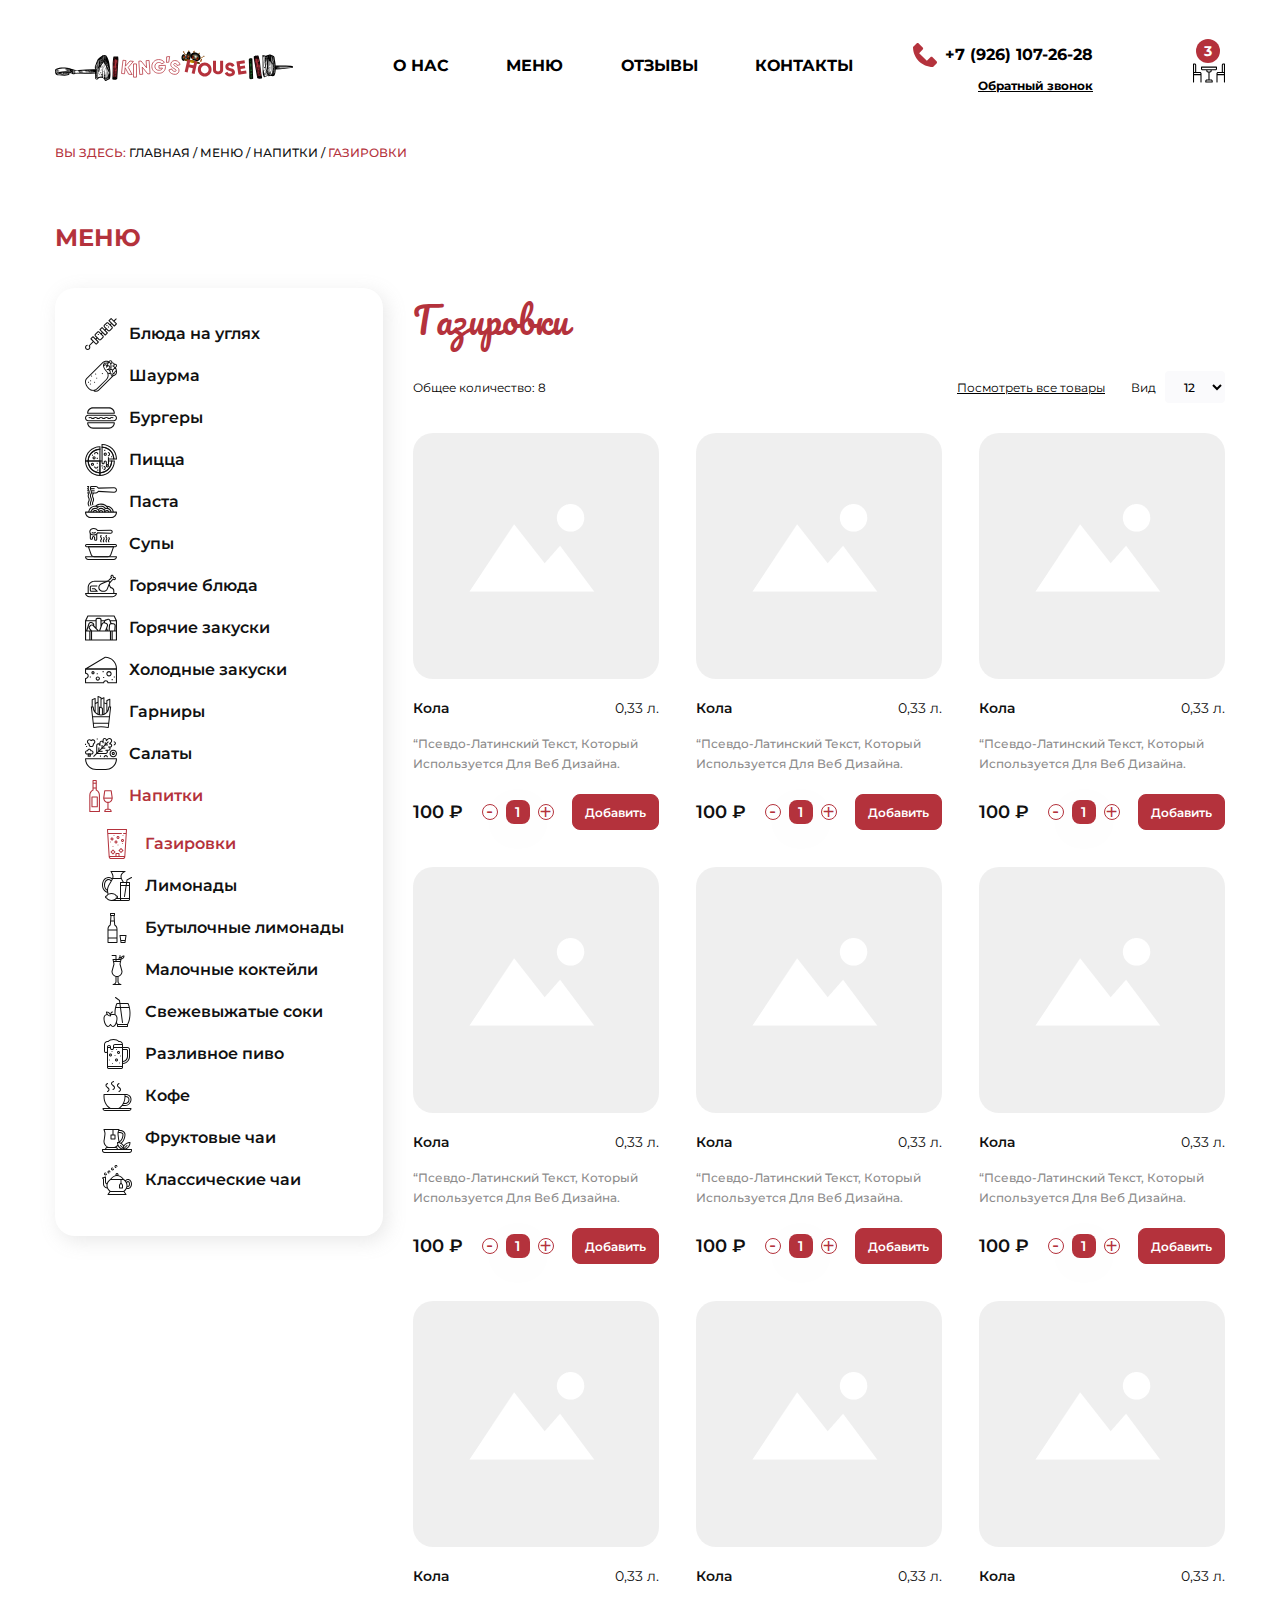
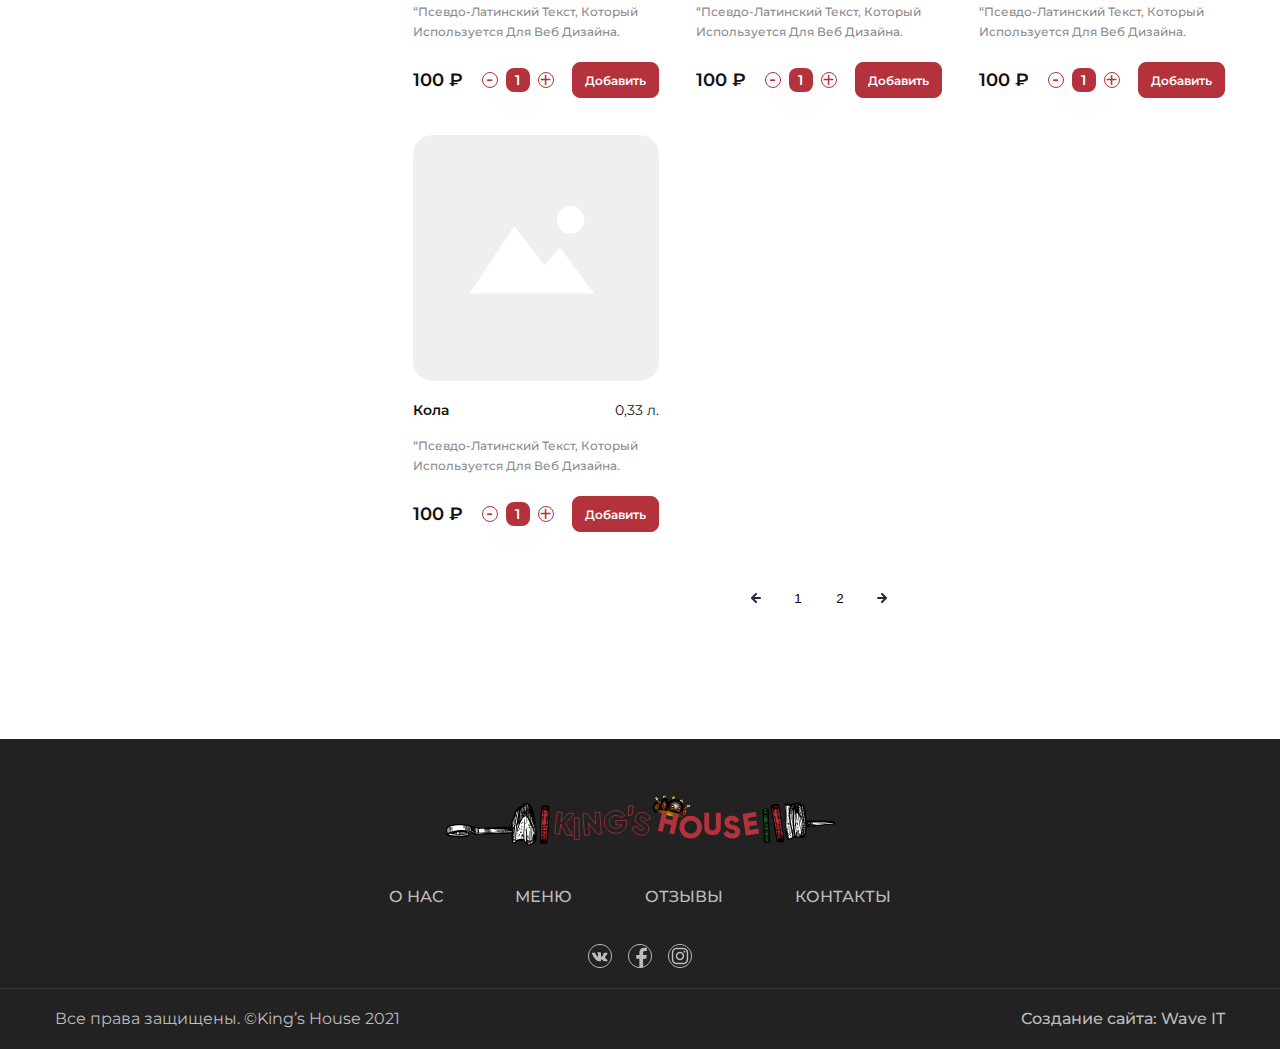
<file: menu.html>
<!DOCTYPE html><html lang="ru"><head><meta charset="UTF-8"><meta name="viewport" content="width=device-width, initial-scale=1"><meta http-equiv="X-UA-Compatible" content="ie=edge"><title>Main</title><link rel="stylesheet" type="text/css" href="css/pages/main.css"><link rel="icon" href="img/logo.png" sizes="32x32"><script src="https://ajax.googleapis.com/ajax/libs/jquery/3.5.1/jquery.min.js"></script><link rel="preconnect" href="https://fonts.gstatic.com"><link rel="stylesheet" href="https://unpkg.com/swiper/swiper-bundle.min.css"><link href="https://fonts.googleapis.com/css2?family=Roboto&amp;display=swap" rel="stylesheet"><link href="https://fonts.googleapis.com/css2?family=Pacifico&amp;display=swap" rel="stylesheet"><link href="https://fonts.googleapis.com/css2?family=Montserrat:ital,wght@0,100;0,200;0,300;0,400;0,500;0,600;0,700;0,800;0,900;1,100;1,200;1,300;1,400;1,500;1,600;1,700;1,800;1,900&amp;display=swap" rel="stylesheet"></head><body><header class="big_Container header"><div class="header_cont"><div class="header_cont_left"><a class="logo"><img alt="shashlik" src="img/logo.svg"></a></div><div class="header_conr_right"><ul class="menu"><li><a>О нас</a></li><li><a href="menu.html">Меню</a></li><li><a>Отзывы </a></li><li><a>Контакты</a></li></ul><div class="header_conr_right_callback"><a><p><svg width="24" height="24" viewBox="0 0 24 24" fill="none" xmlns="http://www.w3.org/2000/svg">
<path d="M23.5514 18.31C24.1508 18.9121 24.1493 19.8838 23.5483 20.4844L20.0307 24C8.96757 24 0 15.0377 0 3.98107L0.00616328 3.98569L3.54389 0.451581C4.14635 -0.150527 5.12168 -0.150527 5.72414 0.451581L9.69946 4.43073C10.3004 5.03284 10.2988 6.0076 9.69792 6.60817L6.16328 10.1407L13.8674 17.8403L17.3974 14.3124C17.9999 13.7103 18.9783 13.7103 19.5792 14.3155L23.5514 18.31Z" fill="#B4323C"/>
</svg>
+7 (926) 107-26-28</p><span>Обратный звонок</span></a></div></div><div class="header_conr_mobile"><a class="bascet" href="basket.html"><span>3</span><svg width="32" height="32" viewBox="0 0 32 32" fill="none" xmlns="http://www.w3.org/2000/svg">
<path d="M23.4667 9.59998H8.53333C8.21333 9.59998 8 9.81331 8 10.1333V11.6266C8 12.5333 8.74667 13.3333 9.70667 13.3333H13.3333V13.8666C13.3333 14.7733 14.0267 15.4666 14.9333 15.4666H15.4667V22.4H13.8667C12.96 22.4 12.2667 23.0933 12.2667 24V25.0666C12.2667 25.3866 12.48 25.6 12.8 25.6H19.2C19.52 25.6 19.7333 25.3866 19.7333 25.0666V24C19.7333 23.0933 19.04 22.4 18.1333 22.4H16.5333V15.4666H17.0667C17.9733 15.4666 18.6667 14.7733 18.6667 13.8666V13.3333H22.2933C23.2 13.3333 24 12.5866 24 11.6266V10.1333C24 9.81331 23.7867 9.59998 23.4667 9.59998ZM18.1333 23.4666C18.4533 23.4666 18.6667 23.68 18.6667 24V24.5333H13.3333V24C13.3333 23.68 13.5467 23.4666 13.8667 23.4666H18.1333ZM17.6 13.8666C17.6 14.1866 17.3867 14.4 17.0667 14.4H14.9333C14.6133 14.4 14.4 14.1866 14.4 13.8666V13.3333H17.6V13.8666ZM22.9333 11.6266C22.9333 11.9466 22.6667 12.2666 22.2933 12.2666H9.70667C9.33333 12.2666 9.06667 12 9.06667 11.6266V10.6666H22.9333V11.6266Z" fill="black"/>
<path d="M6.93333 14.9334H3.2V8.00002C3.2 7.09336 2.50667 6.40002 1.6 6.40002H0.533333C0.213333 6.40002 0 6.61336 0 6.93336V25.0667C0 25.3867 0.213333 25.6 0.533333 25.6C0.853333 25.6 1.06667 25.3867 1.06667 25.0667V18.1334H7.46667V25.0667C7.46667 25.3867 7.68 25.6 8 25.6C8.32 25.6 8.53333 25.3867 8.53333 25.0667V16.5334C8.53333 15.6267 7.84 14.9334 6.93333 14.9334ZM1.06667 7.46669H1.6C1.92 7.46669 2.13333 7.68002 2.13333 8.00002V14.9334H1.06667V7.46669ZM7.46667 17.0667H1.06667V16H6.93333C7.25333 16 7.46667 16.2134 7.46667 16.5334V17.0667Z" fill="black"/>
<path d="M31.4667 6.40002H30.4C29.4933 6.40002 28.8 7.09336 28.8 8.00002V14.9334H25.0667C24.16 14.9334 23.4667 15.6267 23.4667 16.5334V25.0667C23.4667 25.3867 23.68 25.6 24 25.6C24.32 25.6 24.5333 25.3867 24.5333 25.0667V18.1334H30.9333V25.0667C30.9333 25.3867 31.1467 25.6 31.4667 25.6C31.7867 25.6 32 25.3867 32 25.0667V6.93336C32 6.61336 31.7867 6.40002 31.4667 6.40002ZM30.9333 17.0667H24.5333V16.5334C24.5333 16.2134 24.7467 16 25.0667 16H30.9333V17.0667ZM30.9333 14.9334H29.8667V8.00002C29.8667 7.68002 30.08 7.46669 30.4 7.46669H30.9333V14.9334Z" fill="black"/>
</svg>
</a><button class="open_menu"><span class="span1"></span><span class="span2"></span><span class="span3"></span></button></div></div></header><div class="page_wrap"><div class="big_Container brendcrumbs"><div class="brendcrumbs_cont"><p>Вы здесь:    </p><a class="show">Главная /</a><a>Меню /</a><a>нАПИТКИ /</a><p class="show">ГАЗИРОВКи</p></div></div><div class="big_Container menu_page"><div class="menu_page_cont"><h1>МЕНЮ</h1><div class="menu_page_cont_flex"><div class="menu_page_cont_flex_list"><div class="menu_page_cont_flex_list_title"><h2>МЕНЮ</h2></div><ul class="list_menu"><li><div class="menulvl1"><svg width="32" height="32" viewBox="0 0 32 32" fill="none" xmlns="http://www.w3.org/2000/svg">
<path d="M8.90854 23.8446L8.15435 23.0905L3.79743 27.4474C3.69718 27.5471 3.64062 27.6831 3.64062 27.825C3.64062 27.9663 3.69662 28.1018 3.79687 28.2021C4.42037 28.8261 4.42087 29.8411 3.79793 30.465C3.17444 31.089 2.15844 31.0907 1.53494 30.4667C0.911444 29.8427 0.910944 28.8277 1.53388 28.2037C1.83575 27.9012 2.23788 27.7349 2.66512 27.7343L2.66406 26.6676C1.95207 26.6682 1.28269 26.9455 0.779757 27.4495C-0.259176 28.4901 -0.258114 30.1819 0.781882 31.2208C1.30138 31.7403 1.9835 32 2.66619 32C3.34943 31.9995 4.03318 31.7398 4.55262 31.2192C5.46249 30.3077 5.57505 28.8971 4.89024 27.8629L8.90854 23.8446Z" fill="#111111"/>
<path d="M11.8878 19.3564L10.2876 20.9565L11.0418 21.7108L12.642 20.1106L11.8878 19.3564Z" fill="#111111"/>
<path d="M17.2208 14.0235L15.6206 15.6237L16.3749 16.3779L17.975 14.7777L17.2208 14.0235Z" fill="#111111"/>
<path d="M20.9522 10.2918L19.3521 11.892L20.1063 12.6462L21.7064 11.0461L20.9522 10.2918Z" fill="#111111"/>
<path d="M26.2857 4.95843L24.6855 6.55859L25.4398 7.31284L27.04 5.71268L26.2857 4.95843Z" fill="#111111"/>
<path d="M31.0862 0.15708L28.4199 2.82336L29.1742 3.57762L31.8405 0.911331L31.0862 0.15708Z" fill="#111111"/>
<path d="M31.8423 5.4899L26.5088 0.156421C26.3002 -0.0521404 25.9632 -0.0521404 25.7546 0.156421L23.6213 2.28979C23.4127 2.49835 23.4127 2.83541 23.6213 3.04397L28.9547 8.37745C29.0587 8.48145 29.1953 8.5337 29.3318 8.5337C29.4684 8.5337 29.6049 8.48145 29.7089 8.37745L31.8422 6.24408C32.0508 6.03552 32.0508 5.6984 31.8423 5.4899ZM29.3319 7.24621L24.7525 2.66685L26.1318 1.2876L30.7111 5.86696L29.3319 7.24621Z" fill="#111111"/>
<path d="M27.357 8.46812L23.5329 4.64401C22.9281 4.03919 21.8737 4.04026 21.2704 4.64401L19.0448 6.86912C18.4213 7.49262 18.4213 8.50812 19.0448 9.13161L22.8694 12.9557C23.1713 13.2576 23.5729 13.424 24.0007 13.424C24.4279 13.424 24.8301 13.2576 25.1319 12.9563L27.357 10.7312C27.981 10.1071 27.981 9.09218 27.357 8.46812ZM26.6029 9.97642L24.3778 12.201C24.1761 12.4027 23.8247 12.4021 23.6236 12.201L19.7989 8.37693C19.5909 8.16893 19.5909 7.83081 19.7989 7.62274L22.0251 5.39763C22.2251 5.19707 22.576 5.1955 22.7787 5.39763L26.6028 9.22174C26.8109 9.4303 26.8109 9.76842 26.6029 9.97642Z" fill="#111111"/>
<path d="M22.7757 14.5568L17.4422 9.22332C17.2336 9.01475 16.8965 9.01475 16.688 9.22332L14.5546 11.3567C14.3461 11.5653 14.3461 11.9024 14.5546 12.1109L19.8881 17.4444C19.9921 17.5484 20.1287 17.6007 20.2652 17.6007C20.4017 17.6007 20.5382 17.5484 20.6422 17.4444L22.7756 15.311C22.9842 15.1024 22.9842 14.7654 22.7757 14.5568ZM20.2652 16.3131L15.6858 11.7337L17.065 10.3545L21.6444 14.9339L20.2652 16.3131Z" fill="#111111"/>
<path d="M18.29 17.5356L14.4659 13.7115C13.8414 13.0869 12.8265 13.0875 12.203 13.7115L9.97784 15.9366C9.67541 16.2385 9.50903 16.6401 9.50903 17.0679C9.50903 17.495 9.67541 17.8972 9.97784 18.1991L13.8019 22.0232C14.1139 22.3352 14.5236 22.491 14.9337 22.491C15.3433 22.491 15.7529 22.3352 16.0649 22.0232L18.29 19.7981C18.5919 19.4962 18.7589 19.0941 18.7589 18.6669C18.7589 18.2391 18.5919 17.837 18.29 17.5356ZM17.5364 19.0434L15.3113 21.2685C15.1028 21.4771 14.7636 21.4765 14.5566 21.2685L10.7325 17.4444C10.6317 17.3436 10.5763 17.2097 10.5763 17.0674C10.5763 16.9244 10.6317 16.7911 10.732 16.6908C10.732 16.6902 10.732 16.6902 10.732 16.6902L12.9571 14.4651C13.0617 14.3616 13.1982 14.3094 13.3348 14.3094C13.4713 14.3094 13.6078 14.3616 13.7124 14.4651L17.5365 18.2898C17.6373 18.39 17.6927 18.5234 17.6927 18.6664C17.6927 18.8087 17.6367 18.9426 17.5364 19.0434Z" fill="#111111"/>
<path d="M13.7086 23.6238L8.37509 18.2903C8.16653 18.0818 7.82947 18.0818 7.6209 18.2903L5.48748 20.4237C5.27891 20.6323 5.27891 20.9693 5.48748 21.1779L10.821 26.5114C10.925 26.6154 11.0615 26.6676 11.198 26.6676C11.3346 26.6676 11.4711 26.6154 11.5751 26.5114L13.7085 24.378C13.9171 24.1694 13.9171 23.8323 13.7086 23.6238ZM11.1981 25.3801L6.61872 20.8008L7.99797 19.4215L12.5773 24.0009L11.1981 25.3801Z" fill="#111111"/>
<path d="M22.3985 6.93372H21.3318V8.0004H22.3985V6.93372Z" fill="#111111"/>
<path d="M23.9983 8.53369H22.9316V9.60037H23.9983V8.53369Z" fill="#111111"/>
<path d="M13.865 16.0006H12.7983V17.0673H13.865V16.0006Z" fill="#111111"/>
</svg>
<a>Блюда на углях</a></div></li><li><div class="menulvl1"><svg width="32" height="32" viewBox="0 0 32 32" fill="none" xmlns="http://www.w3.org/2000/svg">
<path d="M6.0095 20.3949C5.79787 20.184 5.4545 20.1842 5.24269 20.3952C5.03087 20.6063 5.03075 20.9485 5.24237 21.1594C5.45406 21.3703 5.79731 21.3702 6.00918 21.1591C6.22099 20.948 6.22112 20.6058 6.0095 20.3949Z" fill="#111111"/>
<path d="M5.70145 23.7575C5.4897 23.5466 5.14645 23.5467 4.93457 23.7577C4.72276 23.9689 4.72263 24.311 4.93432 24.5219C5.14595 24.7329 5.48926 24.7327 5.70114 24.5217C5.91295 24.3105 5.91307 23.9684 5.70145 23.7575Z" fill="#111111"/>
<path d="M9.99607 21.9217C9.78438 21.7109 9.44113 21.711 9.22926 21.9221C9.01745 22.1332 9.01732 22.4753 9.22895 22.6863C9.44057 22.8972 9.78388 22.8971 9.99576 22.6859C10.2076 22.4748 10.2077 22.1327 9.99607 21.9217Z" fill="#111111"/>
<path d="M3.91306 21.8732C3.70137 21.6622 3.35806 21.6624 3.14624 21.8735C2.93443 22.0846 2.9343 22.4268 3.14599 22.6377C3.35762 22.8486 3.70093 22.8485 3.91281 22.6374C4.12462 22.4263 4.12475 22.0841 3.91306 21.8732Z" fill="#111111"/>
<path d="M6.98246 15.7585C6.7707 15.5475 6.42745 15.5476 6.21558 15.7588C6.00377 15.9699 6.00364 16.312 6.21533 16.523C6.42695 16.7339 6.77027 16.7338 6.98214 16.5227C7.19396 16.3115 7.19408 15.9694 6.98246 15.7585Z" fill="#111111"/>
<path d="M12.0935 17.7943C11.8818 17.5834 11.5386 17.5835 11.3267 17.7947C11.1148 18.0058 11.1148 18.3479 11.3264 18.5588C11.538 18.7698 11.8813 18.7696 12.0932 18.5585C12.3051 18.3474 12.3052 18.0053 12.0935 17.7943Z" fill="#111111"/>
<path d="M11.0727 13.719C10.8611 13.5081 10.5178 13.5082 10.3059 13.7193C10.0941 13.9305 10.094 14.2726 10.3057 14.4835C10.5173 14.6945 10.8606 14.6943 11.0725 14.4832C11.2842 14.2721 11.2843 13.93 11.0727 13.719Z" fill="#111111"/>
<path d="M17.7185 13.2072C17.5068 12.9963 17.1635 12.9964 16.9517 13.2075C16.7399 13.4186 16.7397 13.7607 16.9514 13.9717C17.163 14.1826 17.5063 14.1824 17.7182 13.9714C17.93 13.7602 17.9301 13.4181 17.7185 13.2072Z" fill="#111111"/>
<path d="M31.7628 9.82786C31.7419 9.54399 31.6593 9.27299 31.5215 9.03018C31.3517 8.54705 31.1381 8.05986 30.8817 7.5743L31.415 7.0428C31.7759 6.68311 31.9747 6.2033 31.9747 5.69167C31.9747 5.18004 31.7759 4.70017 31.415 4.34054C30.9117 3.83885 30.1925 3.67467 29.547 3.85479C29.4613 3.54148 29.2844 3.23748 29.03 2.98291C28.6078 2.56041 28.0494 2.34879 27.5365 2.41666L27.3494 2.44148C27.448 1.84991 27.266 1.22479 26.8156 0.775973C26.07 0.0328464 24.8567 0.0328464 24.111 0.775973L23.69 1.1956C22.5763 0.801348 21.4787 0.639285 20.4988 0.72741C19.3648 0.82941 18.3816 1.26591 17.6554 1.98966L1.29113 18.2988C0.446501 19.1406 0 20.3071 0 21.6724C0 24.0368 1.34119 26.785 3.58769 29.0239C4.82313 30.2551 6.44569 30.8707 8.06907 30.8706C8.27582 30.8706 8.48251 30.8605 8.68851 30.8405C8.68263 30.8547 8.67732 30.8693 8.67276 30.8845C8.59795 31.1323 8.7382 31.3939 8.98601 31.4687C9.67957 31.6782 10.3441 31.7813 10.961 31.7813C12.1021 31.7813 13.0793 31.4279 13.7697 30.7398L28.3651 16.1938C29.2864 16.0242 30.0877 15.6227 30.7088 15.0037C31.581 14.1346 32.027 12.9244 31.9987 11.504C31.988 10.9633 31.9075 10.401 31.7628 9.82786ZM29.5402 4.87267C29.9197 4.63185 30.4259 4.67848 30.7533 5.00473C30.9364 5.18717 31.0372 5.43117 31.0372 5.69167C31.0372 5.95223 30.9364 6.19623 30.7533 6.37873L29.928 7.20123C29.7972 6.8973 29.6092 6.61805 29.3702 6.37986C29.3615 6.3713 29.3518 6.36298 29.343 6.35442L29.5402 4.87267ZM24.9603 10.1488L26.3334 9.96686C26.5925 9.93243 26.9337 10.1693 27.0649 10.4734C27.1059 10.5684 27.122 10.6611 27.1112 10.7416L26.9382 12.0417C26.9041 12.2984 27.0845 12.5341 27.341 12.5682C27.362 12.571 27.3828 12.5724 27.4035 12.5724C27.6348 12.5724 27.8362 12.401 27.8675 12.1654L28.0405 10.8652C28.0598 10.7207 28.0537 10.571 28.0245 10.4217L29.166 9.28411C29.3143 9.1363 29.5049 9.04236 29.7171 9.01242C30.0273 8.96855 30.33 9.06767 30.5472 9.28417C30.5942 9.33105 30.6355 9.38205 30.6713 9.43624C30.7316 9.61386 30.7843 9.79024 30.8308 9.96543C30.8308 9.96736 30.8311 9.9693 30.8311 9.97124C30.8311 10.2318 30.7302 10.4758 30.5472 10.6583L27.477 13.7181C26.8919 13.742 26.2075 13.6225 25.4828 13.3606C25.5247 13.3186 25.5602 13.2689 25.5845 13.2107C25.9925 12.2331 25.74 11.0268 24.9603 10.1488ZM26.8157 3.47841C26.8233 3.47085 26.8308 3.46291 26.8383 3.4551L27.6597 3.34616C27.882 3.31666 28.1528 3.43148 28.3669 3.64573C28.5796 3.85854 28.6936 4.12729 28.6643 4.34704L28.6364 4.55685C28.6364 4.55698 28.6364 4.55704 28.6364 4.55717L28.4719 5.79367C28.2477 5.70573 28.0115 5.64798 27.7685 5.62386C27.511 5.59842 27.2813 5.78636 27.2557 6.04404C27.2302 6.30167 27.4183 6.53123 27.6758 6.55686C27.9982 6.58886 28.3025 6.71086 28.5561 6.90986C28.6123 6.95398 28.6621 6.9978 28.7084 7.04392C29.004 7.33855 29.1794 7.72986 29.2023 8.1458C29.2029 8.15711 29.2029 8.16849 29.2033 8.1798C28.9415 8.27336 28.7038 8.42136 28.5044 8.62017L27.5612 9.56018C27.2123 9.19999 26.7299 8.99242 26.2676 9.0328C26.3594 8.64674 26.428 8.23424 26.4712 7.79911C26.5062 7.44474 26.5241 7.07936 26.5242 6.71298C26.5242 6.69542 26.524 6.67798 26.5237 6.66055L26.5234 6.6318C26.5198 6.08911 26.4778 5.55836 26.3988 5.05423C26.346 4.71792 26.2773 4.39767 26.1938 4.09823L26.8157 3.47841ZM24.7727 1.44022C25.1535 1.06072 25.7731 1.06066 26.1539 1.44016C26.501 1.78604 26.5346 2.33823 26.2322 2.72429C26.203 2.76148 26.1782 2.79004 26.1539 2.81423L25.8367 3.13035C25.4566 2.3416 24.9543 1.89029 24.3805 1.8311L24.7727 1.44022ZM23.4832 3.58842C23.7211 3.07848 24.0148 2.76166 24.25 2.76154H24.25C24.5142 2.7616 24.9158 3.17823 25.2182 4.10904C25.3252 4.43823 25.4107 4.80511 25.4725 5.19942C25.5443 5.65767 25.5825 6.14167 25.5858 6.63811L25.5867 6.71273C25.5865 7.04836 25.5702 7.3828 25.5382 7.70655C25.4857 8.2358 25.393 8.72467 25.2633 9.16286L24.0113 9.32874L24.769 8.57367C25.1298 8.21405 25.3287 7.73424 25.3287 7.22267C25.3287 6.71105 25.1299 6.23117 24.769 5.87148C24.2918 5.39586 23.6202 5.22361 23.0014 5.36073C23.096 4.67735 23.261 4.06498 23.4832 3.58842ZM19.6592 5.51779C19.689 5.48811 19.7248 5.45823 19.7716 5.42386C20.1575 5.14111 20.703 5.18148 21.0404 5.51779C21.3773 5.85354 21.4178 6.39617 21.1347 6.7798C21.1003 6.82642 21.0703 6.86198 21.0404 6.8918C20.857 7.07455 20.8565 7.37136 21.0392 7.55474C21.1308 7.64667 21.251 7.69261 21.3713 7.69261C21.491 7.69261 21.6106 7.64705 21.7021 7.55586C21.7181 7.53992 21.734 7.52342 21.7497 7.50636C21.7541 7.50161 21.7584 7.49642 21.7628 7.49161C21.7742 7.47892 21.7856 7.4663 21.797 7.45292C21.7971 7.45267 21.7974 7.45242 21.7976 7.45217C21.7996 7.45067 21.8015 7.44861 21.8035 7.44711C21.8215 7.43373 21.839 7.41942 21.8553 7.40317L22.7256 6.5358C22.7321 6.52948 22.7389 6.52392 22.7456 6.51811L22.7674 6.49892C23.1536 6.15567 23.7421 6.17167 24.1071 6.53548C24.2902 6.71798 24.391 6.96198 24.391 7.22255C24.391 7.48311 24.2902 7.72705 24.1071 7.90949L22.9472 9.06549C22.8561 9.05443 22.7643 9.0478 22.6722 9.0453C22.6621 9.04443 22.6521 9.04349 22.6419 9.0433C22.6303 9.04317 22.6193 9.04324 22.6066 9.04355C22.6059 9.04355 22.6052 9.04368 22.6045 9.04368C22.5682 9.04368 22.5323 9.04411 22.4964 9.04536H22.4961C22.496 9.04536 22.4958 9.04536 22.4958 9.04536H22.4954L22.4889 9.04561C22.4889 9.04561 22.4885 9.04561 22.4883 9.04561C22.4852 9.04574 22.4821 9.04586 22.479 9.04593C22.4647 9.04649 22.4503 9.04705 22.436 9.04786L22.4356 9.04792C22.4183 9.04892 22.4011 9.05017 22.3839 9.05155C22.3631 9.05324 22.3424 9.05517 22.3216 9.05724H22.3212L22.309 9.05842C22.3086 9.05842 22.3082 9.05849 22.3082 9.05849L22.3075 9.05855C22.2928 9.05992 22.2781 9.06142 22.2634 9.06324C22.2633 9.06324 22.2633 9.06324 22.2633 9.06324H22.263C22.2628 9.06324 22.2626 9.0633 22.2626 9.0633C22.262 9.06336 22.2615 9.06349 22.2611 9.06355C22.2207 9.06849 22.1808 9.0748 22.1409 9.08161C22.1408 9.08161 22.1407 9.08168 22.1407 9.08168H22.1406L22.1325 9.08292C22.1189 9.08505 22.1053 9.08718 22.092 9.08974C21.8378 9.13842 21.6704 9.38405 21.719 9.6383C21.762 9.86286 21.9578 10.0193 22.1783 10.0193C22.2073 10.0193 22.2369 10.0166 22.2665 10.0109L22.299 10.0057C22.299 10.0057 22.2991 10.0057 22.2992 10.0057C22.3251 10.0012 22.3511 9.99699 22.3774 9.99374L22.3777 9.99368L22.4148 9.98999C22.439 9.98755 22.4631 9.98536 22.4872 9.98393C22.4882 9.98386 22.4893 9.98374 22.4903 9.98368C22.5011 9.98305 22.512 9.98268 22.5228 9.9823L22.5288 9.98211H22.5291C22.5509 9.9813 22.5728 9.98099 22.5947 9.98099C22.5983 9.98099 22.6021 9.98074 22.6057 9.9808L22.6261 9.98111C22.7556 9.98318 22.8846 9.99793 23.0094 10.0248C23.2075 10.0676 23.4029 10.1402 23.5902 10.2407C23.7971 10.3517 23.9878 10.4936 24.1572 10.6622C24.7801 11.2831 25.006 12.1619 24.7192 12.8491C24.6958 12.9052 24.6845 12.9631 24.6834 13.0204C24.5982 12.9788 24.5129 12.9359 24.4282 12.8912C24.006 12.6691 23.5145 12.7072 23.138 12.9472C22.8241 12.1922 22.3611 11.4989 21.7643 10.9041C20.3111 9.45574 19.2914 7.68023 19.0069 6.16786L19.6592 5.51779ZM18.9975 4.85367L18.9582 4.89279C19.0216 4.45804 19.1801 4.10454 19.4312 3.83735C19.4818 3.84798 19.5349 3.85079 19.5891 3.84354L22.1951 3.49829C22.2483 3.49129 22.307 3.49579 22.3694 3.51173C22.4071 3.52141 22.4452 3.53554 22.4829 3.55292C22.287 4.07254 22.142 4.68548 22.0577 5.34773C21.9684 5.16823 21.8498 5.00085 21.7021 4.85367C21.0408 4.19442 19.9726 4.11435 19.2174 4.66767C19.1326 4.72992 19.0606 4.79073 18.9975 4.85367ZM8.06901 29.9336C6.68563 29.9336 5.30226 29.409 4.24944 28.3598C2.17563 26.293 0.937501 23.793 0.937501 21.6724C0.937501 20.5618 1.28863 19.6249 1.95288 18.9629L18.3171 2.65385C19.3454 1.62916 21.0411 1.37754 22.9441 1.93891L22.3208 2.56016C22.237 2.55554 22.1538 2.55804 22.072 2.56885L20.2493 2.81029C20.2328 2.75079 20.2043 2.69354 20.1631 2.64235C20.001 2.4406 19.706 2.40835 19.5041 2.57054L18.8425 3.10223C18.8294 3.11266 18.817 3.12385 18.8051 3.1356C18.2711 3.66779 17.9888 4.43485 17.9888 5.35379C17.9888 7.27286 19.182 9.65405 21.1025 11.5681C22.1202 12.5824 22.6807 13.9336 22.6807 15.3726C22.6807 16.8134 22.1191 18.1665 21.0993 19.1828L11.8945 28.3566C10.8394 29.408 9.4542 29.9337 8.06901 29.9336ZM30.0472 14.3396C29.2073 15.1766 27.9168 15.5091 26.4137 15.2761C26.1577 15.2367 25.9183 15.4117 25.8786 15.6675C25.8389 15.9233 26.0142 16.1629 26.27 16.2026C26.5028 16.2388 26.7313 16.2618 26.956 16.2746L13.108 30.0756C12.3604 30.8208 11.1102 31.0323 9.63901 30.6748C10.7086 30.4043 11.721 29.8532 12.5563 29.0207L21.7612 19.8469C22.9588 18.6534 23.6183 17.0644 23.6183 15.3727C23.6183 14.89 23.5644 14.4158 23.4598 13.9567C23.4845 13.9292 23.5065 13.8986 23.5247 13.8646C23.6138 13.6969 23.8234 13.6327 23.9915 13.7213C24.1637 13.8119 24.3382 13.8976 24.5105 13.976C25.5115 14.4311 26.477 14.6576 27.3242 14.6576C27.4398 14.6576 27.5532 14.6534 27.6642 14.6449C27.6697 14.6451 27.6753 14.6457 27.6808 14.6457C27.7162 14.6457 27.7515 14.6412 27.7861 14.6333C28.5055 14.5571 29.1171 14.2986 29.5593 13.8579C29.7427 13.6751 29.7432 13.3783 29.5605 13.1949C29.5201 13.1544 29.4739 13.1233 29.4248 13.1006L31.0595 11.4714C31.06 11.4884 31.0612 11.5057 31.0615 11.5227C31.0845 12.6813 30.7338 13.6554 30.0472 14.3396Z" fill="#111111"/>
</svg>
<a>Шаурма</a></div></li><li><div class="menulvl1"><svg width="32" height="32" viewBox="0 0 32 32" fill="none" xmlns="http://www.w3.org/2000/svg">
<path d="M28.8 12.8H3.2C1.43519 12.8 0 14.2352 0 16C0 17.7649 1.43519 19.2 3.2 19.2H28.8C30.5648 19.2 32 17.7649 32 16C32 14.2352 30.5648 12.8 28.8 12.8ZM28.8 18.1333H3.2C2.02344 18.1333 1.06669 17.1765 1.06669 16C1.06669 14.8235 2.0235 13.8667 3.2 13.8667H28.8C29.9766 13.8667 30.9333 14.8235 30.9333 16C30.9333 17.1766 29.9766 18.1333 28.8 18.1333Z" fill="#111111"/>
<path d="M24 5.33325H7.99999C4.7653 5.33325 2.1333 7.96525 2.1333 11.1999C2.1333 11.4943 2.37224 11.7333 2.66661 11.7333H29.3333C29.6282 11.7333 29.8666 11.4943 29.8666 11.1999C29.8667 7.96525 27.2347 5.33325 24 5.33325ZM3.2293 10.6666C3.49543 8.26982 5.5333 6.39994 7.99999 6.39994H24C26.4667 6.39994 28.504 8.26982 28.7701 10.6666H3.2293Z" fill="#111111"/>
<path d="M29.3332 20.2667H2.66661C2.37224 20.2667 2.1333 20.5051 2.1333 20.8C2.1333 24.0347 4.7653 26.6667 7.99999 26.6667H24C27.2347 26.6667 29.8667 24.0347 29.8667 20.8C29.8666 20.5051 29.6282 20.2667 29.3332 20.2667ZM23.9999 25.6H7.99993C5.53324 25.6 3.49536 23.7302 3.22924 21.3333H28.7701C28.5039 23.7302 26.4666 25.6 23.9999 25.6Z" fill="#111111"/>
<path d="M25.1798 15.6074C24.6182 16.1248 23.7393 16.1248 23.1777 15.6074C22.2113 14.7168 20.6961 14.7157 19.7291 15.6074C19.1675 16.1248 18.2881 16.1248 17.7264 15.6074C16.7584 14.7163 15.2416 14.7157 14.2731 15.6074C13.7121 16.1243 12.8326 16.1248 12.271 15.6074C11.3041 14.7163 9.78994 14.7163 8.823 15.6074C8.26138 16.1248 7.38194 16.1248 6.82031 15.6074C5.85394 14.7168 4.33925 14.7163 3.37231 15.6074L4.095 16.392C4.65663 15.8747 5.53606 15.8747 6.09713 16.392C7.06456 17.2827 8.57875 17.2827 9.54569 16.392C10.1068 15.8741 10.9863 15.8741 11.5478 16.392C12.0316 16.8373 12.6513 17.0602 13.2721 17.0602C13.8923 17.0602 14.5126 16.8373 14.9958 16.392C15.5596 15.8741 16.4406 15.8741 17.0038 16.392C17.9718 17.2827 19.4854 17.2827 20.4524 16.392C21.0145 15.8741 21.894 15.8747 22.4551 16.392C23.422 17.2827 24.9361 17.2827 25.9031 16.392C26.4647 15.8741 27.3441 15.8741 27.9058 16.392L28.6284 15.6074C27.6614 14.7163 26.1468 14.7163 25.1798 15.6074Z" fill="#111111"/>
</svg>
<a>Бургеры</a></div></li><li><div class="menulvl1"><svg width="32" height="32" viewBox="0 0 32 32" fill="none" xmlns="http://www.w3.org/2000/svg">
<g clip-path="url(#clip0)">
<path d="M14.9333 2.1333C6.69919 2.1333 0 8.83255 0 17.0667V17.6H3.73331V17.0667C3.73331 10.8907 8.75731 5.86668 14.9333 5.86668H15.4666V2.1333H14.9333ZM14.4 4.81118C8.05975 5.08424 2.95094 10.1931 2.67788 16.5333H1.07681C1.35144 9.31093 7.17762 3.4848 14.4 3.21011V4.81118Z" fill="#111111"/>
<path d="M14.9333 28.2666C8.75731 28.2666 3.73331 23.2421 3.73331 17.0666V16.5333H0V17.0666C0 25.3008 6.69919 32 14.9333 32H15.4666V28.2666H14.9333ZM14.4 30.9231C7.17762 30.6485 1.35144 24.8223 1.07681 17.6H2.67788C2.95094 23.9408 8.05975 29.049 14.4 29.3216V30.9231Z" fill="#111111"/>
<path d="M17.0668 0H16.5334V3.73331H17.0668C23.2422 3.73331 28.2668 8.75731 28.2668 14.9333V15.4666H32.0001V14.9333C32.0001 6.69919 25.3009 0 17.0668 0ZM29.3222 14.4C29.0491 8.05975 23.9409 2.95094 17.6001 2.67788V1.07681C24.8224 1.3515 30.6486 7.17762 30.9238 14.4H29.3222Z" fill="#111111"/>
<path d="M26.1332 16.5333V17.0666C26.1332 23.2421 21.1087 28.2666 14.9332 28.2666H14.3999V32H14.9332C23.1673 32 29.8665 25.3008 29.8665 17.0667V16.5334H26.1332V16.5333ZM15.4666 30.9238V29.3221C21.8074 29.0491 26.9157 23.9408 27.1882 17.6H28.7898C28.5151 24.8224 22.689 30.6486 15.4666 30.9238Z" fill="#111111"/>
<path d="M23.4666 16.5333V17.6H26.121C25.85 23.3526 21.2191 27.9835 15.4666 28.2544V17.6H17.0666V16.5333H14.3999V29.3333H14.9332C21.6975 29.3333 27.1999 23.831 27.1999 17.0666V16.5333H23.4666Z" fill="#111111"/>
<path d="M2.66675 16.5333V17.0666C2.66675 23.8309 8.16969 29.3333 14.9334 29.3333H15.4667V16.5333H2.66675ZM14.4001 28.2544C8.6475 27.9835 4.01662 23.3525 3.74569 17.6H14.4001V28.2544Z" fill="#111111"/>
<path d="M14.9332 4.80005C8.16944 4.80005 2.6665 10.303 2.6665 17.0667V17.6001H15.4665V4.80005H14.9332ZM14.3999 16.5334H3.7455C4.01644 10.7808 8.64738 6.14993 14.3999 5.87899V16.5334Z" fill="#111111"/>
<path d="M17.0668 2.66675H16.5334V14.9334H17.6001V3.74569C23.3526 4.01662 27.9835 8.64756 28.2544 14.4001H23.4667V15.4667H29.3334V14.9334C29.3334 8.16969 23.831 2.66675 17.0668 2.66675Z" fill="#111111"/>
<path d="M22.9334 13.3333V19.7333C22.9334 20.0276 22.6944 20.2666 22.4001 20.2666C22.1057 20.2666 21.8668 20.0276 21.8668 19.7333V18.1333C21.8668 17.2511 21.1489 16.5333 20.2668 16.5333C19.3846 16.5333 18.6668 17.2511 18.6668 18.1333V18.6666C18.6668 18.9609 18.4278 19.1999 18.1334 19.1999C17.8391 19.1999 17.6001 18.9609 17.6001 18.6666V14.9333H16.5334V18.6666C16.5334 19.5487 17.2513 20.2666 18.1334 20.2666C19.0156 20.2666 19.7334 19.5487 19.7334 18.6666V18.1333C19.7334 17.8389 19.9724 17.5999 20.2668 17.5999C20.5611 17.5999 20.8001 17.8389 20.8001 18.1333V19.7333C20.8001 20.6154 21.5179 21.3333 22.4001 21.3333C23.2822 21.3333 24.0001 20.6154 24.0001 19.7333V13.3333H22.9334Z" fill="#111111"/>
<path d="M9.06655 12.2667C8.18443 12.2667 7.46655 12.9846 7.46655 13.8667C7.46655 14.7488 8.18443 15.4667 9.06655 15.4667C9.94867 15.4667 10.6665 14.7488 10.6665 13.8667C10.6665 12.9846 9.94867 12.2667 9.06655 12.2667ZM9.06655 14.4C8.77267 14.4 8.53324 14.1606 8.53324 13.8667C8.53324 13.5728 8.77267 13.3334 9.06655 13.3334C9.36042 13.3334 9.59986 13.5728 9.59986 13.8667C9.59986 14.1606 9.36042 14.4 9.06655 14.4Z" fill="#111111"/>
<path d="M12.8001 13.8667H11.7334V14.9334H12.8001V13.8667Z" fill="#111111"/>
<path d="M11.2 8C10.0234 8 9.06665 8.95681 9.06665 10.1333H10.1333C10.1333 9.54506 10.6117 9.06662 11.2 9.06662C11.7883 9.06662 12.2667 9.545 12.2667 10.1333H13.3334C13.3333 8.95681 12.3765 8 11.2 8Z" fill="#111111"/>
<path d="M8.00004 10.6667H6.93335V11.7334H8.00004V10.6667Z" fill="#111111"/>
<path d="M20.2667 8.53333C19.3846 8.53333 18.6667 9.2512 18.6667 10.1333C18.6667 11.0154 19.3846 11.7333 20.2667 11.7333C21.1489 11.7333 21.8667 11.0154 21.8667 10.1333C21.8667 9.2512 21.1489 8.53333 20.2667 8.53333ZM20.2667 10.6667C19.9724 10.6667 19.7334 10.4273 19.7334 10.1334C19.7334 9.83951 19.9724 9.60007 20.2667 9.60007C20.5611 9.60007 20.8001 9.83951 20.8001 10.1334C20.8001 10.4272 20.5611 10.6667 20.2667 10.6667Z" fill="#111111"/>
<path d="M22.9333 8V9.06669C23.5216 9.06669 24 9.54506 24 10.1334C24 10.7216 23.5217 11.2001 22.9333 11.2001V12.2668C24.1099 12.2668 25.0667 11.3099 25.0667 10.1334C25.0667 8.95694 24.1099 8 22.9333 8Z" fill="#111111"/>
<path d="M20.2666 5.8667H19.2V6.93339H20.2666V5.8667Z" fill="#111111"/>
<path d="M27.2 12.2667H26.1333V13.3334H27.2V12.2667Z" fill="#111111"/>
<path d="M7.4667 18.6667C6.58457 18.6667 5.8667 19.3846 5.8667 20.2667C5.8667 21.1489 6.58457 21.8667 7.4667 21.8667C8.34882 21.8667 9.06669 21.1489 9.06669 20.2667C9.06669 19.3846 8.34882 18.6667 7.4667 18.6667ZM7.4667 20.8001C7.17282 20.8001 6.93338 20.5611 6.93338 20.2667C6.93338 19.9724 7.17282 19.7334 7.4667 19.7334C7.76057 19.7334 8.00001 19.9724 8.00001 20.2667C8.00001 20.5611 7.76057 20.8001 7.4667 20.8001Z" fill="#111111"/>
<path d="M12.8001 18.6667H11.7334V19.7334H12.8001V18.6667Z" fill="#111111"/>
<path d="M12.2667 22.4C12.2667 22.9883 11.7883 23.4667 11.2 23.4667C10.6117 23.4667 10.1333 22.9883 10.1333 22.4H9.06665C9.06665 23.5766 10.0235 24.5333 11.2 24.5333C12.3765 24.5333 13.3333 23.5765 13.3333 22.4H12.2667Z" fill="#111111"/>
<path d="M13.3333 25.6H12.2666V26.6667H13.3333V25.6Z" fill="#111111"/>
<path d="M22.4 20.2667C21.5179 20.2667 20.8 20.9846 20.8 21.8667C20.8 22.7488 21.5179 23.4667 22.4 23.4667C23.2822 23.4667 24 22.7488 24 21.8667C24 20.9846 23.2822 20.2667 22.4 20.2667ZM22.4 22.4C22.1057 22.4 21.8667 22.1611 21.8667 21.8667C21.8667 21.5723 22.1057 21.3334 22.4 21.3334C22.6944 21.3334 22.9334 21.5723 22.9334 21.8667C22.9334 22.1611 22.6944 22.4 22.4 22.4Z" fill="#111111"/>
<path d="M18.6667 21.8667V22.9334C19.255 22.9334 19.7334 23.4118 19.7334 24.0001C19.7334 24.5883 19.2551 25.0668 18.6667 25.0668V26.1334C19.8433 26.1334 20.8001 25.1766 20.8001 24.0001C20.8001 22.8234 19.8432 21.8667 18.6667 21.8667Z" fill="#111111"/>
<path d="M17.6001 21.3333H16.5334V22.3999H17.6001V21.3333Z" fill="#111111"/>
<path d="M18.1333 23.4667H17.0667V24.5334H18.1333V23.4667Z" fill="#111111"/>
</g>
<defs>
<clipPath id="clip0">
<rect width="32" height="32" fill="white"/>
</clipPath>
</defs>
</svg>
<a>Пицца</a></div></li><li><div class="menulvl1"><svg width="32" height="32" viewBox="0 0 32 32" fill="none" xmlns="http://www.w3.org/2000/svg">
<g clip-path="url(#clip0)">
<path d="M31.4667 25.6H0.533312C0.238937 25.6 0 25.8384 0 26.1333C0 29.368 2.632 32 5.86669 32H26.1334C29.368 32 32 29.368 32 26.1333C32 25.8384 31.7616 25.6 31.4667 25.6ZM26.1333 30.9333H5.86669C3.4 30.9333 1.36212 29.0634 1.096 26.6666H30.9034C30.6373 29.0635 28.6 30.9333 26.1333 30.9333Z" fill="#111111"/>
<path d="M16.0004 17.6C15.9977 17.6 15.9956 17.6 15.9935 17.6C13.8916 17.6 11.8729 18.3739 10.3103 19.7797L11.0234 20.5723C12.3903 19.3435 14.1551 18.6667 15.994 18.6667C15.9957 18.6667 15.9983 18.6667 15.9999 18.6667C18.9557 18.6667 21.4826 20.2101 22.4378 22.5979L23.4287 22.2021C22.3102 19.4064 19.394 17.6 16.0004 17.6Z" fill="#111111"/>
<path d="M20.0768 21.2022C17.3557 18.9552 13.3141 19.3408 11.0667 22.0608L11.889 22.7398C13.7616 20.4731 17.1301 20.151 19.3968 22.024C19.7648 22.3286 20.0901 22.6806 20.3637 23.0693L21.2373 22.4565C20.9088 21.9899 20.5183 21.568 20.0768 21.2022Z" fill="#111111"/>
<path d="M18.9863 23.0858C17.3052 21.4384 14.5991 21.4671 12.9521 23.1466L13.7143 23.8933C14.9495 22.6336 16.9799 22.6128 18.2396 23.8469C18.8503 24.4448 19.2001 25.2779 19.2001 26.1333H20.2668C20.2668 24.993 19.8001 23.8821 18.9863 23.0858Z" fill="#111111"/>
<path d="M21.8902 19.7333C21.8822 19.7333 21.8748 19.7333 21.8668 19.7333H21.3335V20.8H21.8689C24.8967 20.8117 27.4822 23.152 27.7356 26.1776L28.798 26.089C28.4999 22.5205 25.4668 19.7333 21.8902 19.7333Z" fill="#111111"/>
<path d="M25.0469 23.0908C24.0911 22.2364 22.8591 21.8038 21.5797 21.8764C20.2997 21.9473 19.1242 22.5132 18.2693 23.4684L19.064 24.1798C19.729 23.4369 20.6432 22.9964 21.6389 22.9409C22.64 22.8891 23.592 23.2209 24.336 23.8854C25.0064 24.4854 25.4379 25.3073 25.5509 26.2006L26.6096 26.0663C26.4639 24.9184 25.9087 23.8614 25.0469 23.0908Z" fill="#111111"/>
<path d="M22.5041 24.079C21.0795 23.7131 19.6247 24.5771 19.2593 26.0011L20.2929 26.2657C20.5116 25.4113 21.3852 24.8934 22.2396 25.1126C22.8055 25.2572 23.2482 25.6993 23.3927 26.2657L24.4263 26.0011C24.1841 25.0571 23.4481 24.3206 22.5041 24.079Z" fill="#111111"/>
<path d="M10.6779 19.7451C8.83202 19.5948 7.0379 20.1708 5.62615 21.3691C4.2139 22.5675 3.35309 24.2443 3.20215 26.0897L4.26509 26.1772C4.39252 24.615 5.12109 23.1963 6.31577 22.183C7.51096 21.1691 9.02884 20.6801 10.591 20.8091C11.4576 20.8795 12.3131 21.1489 13.0651 21.5868L13.6021 20.6646C12.7131 20.1468 11.7019 19.8289 10.6779 19.7451Z" fill="#111111"/>
<path d="M10.7206 21.8912C8.09713 21.567 5.69282 23.4411 5.36963 26.0683L6.42832 26.1984C6.6795 24.1552 8.54619 22.703 10.5899 22.9493C12.2929 23.1595 13.6289 24.4955 13.8385 26.1984L14.8983 26.0683C14.6283 23.8784 12.9104 22.1606 10.7206 21.8912Z" fill="#111111"/>
<path d="M10.8074 24.0923C10.1189 23.912 9.39998 24.0117 8.78554 24.3706C8.1706 24.7306 7.73273 25.3088 7.55298 25.9978L8.58498 26.2677C8.69323 25.8544 8.95617 25.5071 9.32473 25.2917C9.69329 25.0757 10.1247 25.0165 10.538 25.1248C11.097 25.2709 11.5354 25.7088 11.6815 26.2682L12.713 25.9978C12.4693 25.0656 11.7392 24.3355 10.8074 24.0923Z" fill="#111111"/>
<path d="M16 24C14.8234 24 13.8667 24.9568 13.8667 26.1333H14.9334C14.9334 25.5451 15.4118 25.0666 16.0001 25.0666C16.5883 25.0666 17.0668 25.545 17.0668 26.1333H18.1334C18.1333 24.9568 17.1766 24 16 24Z" fill="#111111"/>
<path d="M9.59995 2.1333H5.33325V3.19999H9.59995V2.1333Z" fill="#111111"/>
<path d="M9.5999 4.26672H6.3999V5.33341H9.5999V4.26672Z" fill="#111111"/>
<path d="M4.15893 11.4688C3.59361 10.4806 3.59361 9.25338 4.15893 8.26506C4.91093 6.95037 4.91093 5.31681 4.15893 4.00212C3.59361 3.01387 3.59361 1.78669 4.15893 0.798375C4.2533 0.633062 4.2528 0.430375 4.1573 0.265563C4.06186 0.101313 3.88586 0 3.69599 0H2.1333V1.06669H2.87999C2.50986 2.20644 2.62718 3.47256 3.23305 4.53125C3.79836 5.5195 3.79836 6.74669 3.23305 7.735C2.48105 9.04969 2.48105 10.6832 3.23305 11.9979C3.79836 12.9862 3.79836 14.2134 3.23305 15.2017C2.48105 16.5169 2.48105 18.1499 3.21118 19.4219C3.37436 19.7782 3.51249 20.1478 3.62186 20.519L4.6448 20.2177C4.52105 19.7974 4.3648 19.3809 4.15893 18.9356C3.59361 17.9478 3.59361 16.7196 4.15893 15.7318C4.91093 14.4171 4.91093 12.7834 4.15893 11.4688Z" fill="#111111"/>
<path d="M31.9991 3.888C31.9553 2.32744 30.6508 1.10506 29.0887 1.136L13.5479 1.59306L12.7345 0.77975C12.2311 0.276812 11.5618 0 10.8508 0C10.8498 0 10.8487 0 10.8481 0H5.90413C5.7127 0 5.53613 0.102375 5.4412 0.26825C4.6892 1.58294 4.6892 3.2165 5.4412 4.53119C6.00651 5.51944 6.00651 6.74669 5.4412 7.73494C4.6892 9.04963 4.6892 10.6832 5.4412 11.9979C6.00651 12.9861 6.00651 14.2133 5.4412 15.2016C4.6892 16.5168 4.6892 18.1499 5.4412 19.4646C5.51426 19.5926 5.57826 19.7254 5.6332 19.8624L6.62307 19.4656C6.55051 19.2838 6.46413 19.1051 6.36707 18.9355C5.80176 17.9478 5.80176 16.7195 6.36707 15.7317C7.11907 14.4171 7.11907 12.7835 6.36707 11.4688C5.80176 10.4806 5.80176 9.25338 6.36707 8.26506C6.5132 8.00906 6.63107 7.74188 6.72013 7.46669H10.8476C10.8486 7.46669 10.8492 7.46669 10.8503 7.46669C11.5617 7.46669 12.2311 7.18937 12.7345 6.68644L13.5414 5.8795L29.0028 6.78831C29.0582 6.7915 29.1356 6.79044 29.1681 6.79313C30.7286 6.79313 31.999 5.52381 32.0001 3.96275L31.9991 3.888ZM29.1676 5.72638C29.1266 5.71731 29.1004 5.72531 29.0663 5.72369L13.3649 4.80106C13.2129 4.78988 13.0641 4.8485 12.9564 4.95625L11.9804 5.93225C11.6785 6.23356 11.2774 6.4 10.8497 6.4C10.8491 6.4 10.8486 6.4 10.8481 6.4H6.92276C6.97345 5.57544 6.78839 4.73869 6.36701 4.00163C5.85232 3.10138 5.80645 2.00219 6.22995 1.06669H10.8486C10.8492 1.06669 10.8497 1.06669 10.8503 1.06669C11.2769 1.06669 11.6785 1.23306 11.9804 1.53494L12.9564 2.51094C13.0598 2.61437 13.2049 2.67519 13.3489 2.66669L29.1191 2.20213C30.1148 2.17494 30.9052 2.94506 30.9334 3.96213C30.9324 4.93544 30.1404 5.72638 29.1676 5.72638Z" fill="#111111"/>
<path d="M8.49968 11.4688C7.93436 10.4805 7.93436 9.25334 8.49911 8.26559C8.71243 7.8944 8.86818 7.4949 8.96255 7.07784L7.92205 6.84265C7.85111 7.15571 7.7343 7.45596 7.5738 7.73546C6.8218 9.05015 6.8218 10.6837 7.5738 11.9984C8.13911 12.9867 8.13911 14.2144 7.57324 15.2032C6.87724 16.4256 6.82287 17.9142 7.42762 19.184L8.3903 18.7259C7.93486 17.7702 7.97643 16.6507 8.49961 15.7318C9.25167 14.417 9.25168 12.7835 8.49968 11.4688Z" fill="#111111"/>
<path d="M3.19999 2.1333H2.1333V3.19999H3.19999V2.1333Z" fill="#111111"/>
<path d="M3.7333 4.26672H2.1333V5.33341H3.7333V4.26672Z" fill="#111111"/>
<path d="M4.26662 6.40002H2.1333V7.46671H4.26662V6.40002Z" fill="#111111"/>
</g>
<defs>
<clipPath id="clip0">
<rect width="32" height="32" fill="white"/>
</clipPath>
</defs>
</svg>
<a>Паста</a></div></li><li><div class="menulvl1"><svg width="32" height="32" viewBox="0 0 32 32" fill="none" xmlns="http://www.w3.org/2000/svg">
<g clip-path="url(#clip0)">
<path d="M31.4667 28.2667H0.533312C0.238937 28.2667 0 28.5051 0 28.8C0 30.5648 1.43519 32 3.2 32H28.8C30.5648 32 32 30.5648 32 28.8C32 28.5051 31.7616 28.2667 31.4667 28.2667ZM28.8 30.9334H3.2C2.208 30.9334 1.37175 30.2528 1.13388 29.3333H30.8656C30.6288 30.2529 29.792 30.9334 28.8 30.9334Z" fill="#111111"/>
<path d="M29.0646 18.3584C28.9648 18.2171 28.8022 18.1333 28.6294 18.1333H3.37071C3.1979 18.1333 3.03471 18.2176 2.93496 18.3584C2.83521 18.4992 2.81015 18.68 2.86721 18.8432L5.6784 26.8442C6.20478 28.3333 7.61921 29.3333 9.1984 29.3333C9.19896 29.3333 9.20003 29.3333 9.20003 29.3333H22.8C22.8005 29.3333 22.8005 29.3333 22.8011 29.3333C24.3808 29.3333 25.7952 28.3333 26.3217 26.8432L29.1323 18.8432C29.1893 18.6806 29.1643 18.4997 29.0646 18.3584ZM25.3163 26.4891C24.9403 27.5526 23.9296 28.2667 22.8011 28.2667C22.8011 28.2667 22.8005 28.2667 22.8 28.2667H9.20003C9.19946 28.2667 9.19946 28.2667 9.19896 28.2667C8.0704 28.2667 7.06028 27.552 6.68428 26.4902L4.12321 19.2H27.8768L25.3163 26.4891Z" fill="#111111"/>
<path d="M25.649 1.64694C25.6431 1.64694 25.593 1.648 25.5839 1.648H25.5834C25.5829 1.648 25.5829 1.648 25.5829 1.648L12.8389 2.03837C12.0746 0.789312 10.5311 0 8.79991 0C6.30016 0 4.2666 1.67469 4.2666 3.73331C4.2666 5.79194 6.30023 7.46663 8.79991 7.46663C10.529 7.46663 12.0746 6.67731 12.8431 5.42825L25.5839 5.81812C26.7167 5.86025 27.697 4.94669 27.7322 3.79894C27.7327 3.79306 27.7332 3.73919 27.7332 3.73331C27.7338 2.584 26.7989 1.648 25.649 1.64694ZM25.6485 4.75306C25.6378 4.75306 25.6277 4.7525 25.6165 4.7525L12.5498 4.3525C12.3418 4.34556 12.145 4.46344 12.0532 4.65275C11.5471 5.69812 10.2399 6.4 8.79991 6.4C6.88848 6.4 5.33323 5.20375 5.33323 3.73331C5.33323 2.26288 6.88841 1.06662 8.79991 1.06662C10.241 1.06662 11.546 1.76794 12.0474 2.81225C12.1385 3.00262 12.3391 3.12262 12.5444 3.11462L25.6159 2.71462L25.5999 2.18131L25.6489 2.71412C26.211 2.71412 26.6676 3.17175 26.6665 3.76588C26.65 4.31681 26.1962 4.75306 25.6485 4.75306Z" fill="#111111"/>
<path d="M10.3503 3.83728L10.0207 4.08047C9.20091 4.69809 8.03559 4.61647 7.31078 3.88953L6.55615 4.64315C7.16147 5.24953 7.96947 5.55996 8.78016 5.55996C9.44041 5.55996 10.1023 5.35465 10.6585 4.9354L10.9838 4.6954L10.3503 3.83728Z" fill="#111111"/>
<path d="M11.2 5.86663V11.1999C11.2 11.4938 10.9606 11.7332 10.6667 11.7332C10.3729 11.7332 10.1334 11.4938 10.1334 11.1999V9.59994C10.1334 8.71781 9.41555 7.99994 8.53342 7.99994C7.6513 7.99994 6.93342 8.71781 6.93342 9.59994V10.1332C6.93342 10.4271 6.69399 10.6666 6.40011 10.6666C6.10624 10.6666 5.8668 10.4271 5.8668 10.1332V5.33325H4.80005V10.1332C4.80005 11.0154 5.51792 11.7332 6.40005 11.7332C7.28217 11.7332 8.00005 11.0154 8.00005 10.1332V9.59994C8.00005 9.30606 8.23949 9.06662 8.53336 9.06662C8.82724 9.06662 9.06667 9.30606 9.06667 9.59994V11.1999C9.06667 12.0821 9.78455 12.7999 10.6667 12.7999C11.5488 12.7999 12.2667 12.0821 12.2667 11.1999V5.86663H11.2Z" fill="#111111"/>
<path d="M30.4 16H1.6C0.717875 16 0 16.7179 0 17.6C0 18.4821 0.717875 19.2 1.6 19.2H30.4C31.2821 19.2 32 18.4821 32 17.6C32 16.7179 31.2821 16 30.4 16ZM30.4 18.1333H1.6C1.30613 18.1333 1.06669 17.8944 1.06669 17.6C1.06669 17.3056 1.30613 17.0667 1.6 17.0667H30.4C30.6944 17.0667 30.9333 17.3056 30.9333 17.6C30.9333 17.8944 30.6944 18.1333 30.4 18.1333Z" fill="#111111"/>
<path d="M16.4751 12.1036C16.8585 11.7174 17.0692 11.2049 17.0677 10.6609C17.066 10.1163 16.8527 9.60545 16.4693 9.22464C16.0917 8.84332 16.0917 8.22301 16.4693 7.84226C16.6767 7.6332 16.6757 7.29557 16.4661 7.08813C16.2565 6.8807 15.9189 6.88176 15.712 7.09132C14.9237 7.88651 14.9237 9.18039 15.7147 9.97826C15.8987 10.1617 16 10.4049 16.001 10.6641C16.0021 10.9233 15.9013 11.1676 15.712 11.358C14.9232 12.1532 14.9232 13.4471 15.712 14.2423C15.816 14.3473 15.9536 14.4001 16.0907 14.4001C16.2267 14.4001 16.3621 14.3484 16.4662 14.246C16.6758 14.0386 16.6769 13.7009 16.4693 13.4919C16.0917 13.1104 16.0917 12.4902 16.4751 12.1036Z" fill="#111111"/>
<path d="M21.8086 12.104C22.192 11.7179 22.4027 11.2053 22.4012 10.6613C22.3995 10.1168 22.1862 9.60589 21.8028 9.22507C21.4252 8.84376 21.4252 8.22345 21.8028 7.8427C22.0102 7.63307 22.0092 7.29551 21.7996 7.08801C21.59 6.88058 21.2529 6.88164 21.0455 7.0912C20.2572 7.88639 20.2572 9.18026 21.0482 9.97813C21.2322 10.1616 21.3335 10.4048 21.3345 10.664C21.3356 10.9232 21.2348 11.1674 21.0455 11.3579C20.2567 12.1531 20.2567 13.4469 21.0455 14.2421C21.1495 14.3472 21.2865 14.4 21.4242 14.4C21.5602 14.4 21.6957 14.3483 21.7997 14.2469C22.0093 14.0389 22.0103 13.7019 21.8028 13.4923C21.4251 13.1109 21.4251 12.4907 21.8086 12.104Z" fill="#111111"/>
<path d="M19.1419 12.1034C19.5254 11.7173 19.736 11.2048 19.7345 10.6608C19.7329 10.1162 19.5195 9.60531 19.1334 9.22181C18.9243 9.01437 18.5873 9.01544 18.3793 9.22394C18.1713 9.433 18.1723 9.77062 18.3814 9.97806C18.5654 10.1615 18.6667 10.4047 18.6678 10.6639C18.6688 10.9231 18.568 11.1674 18.3787 11.3578C17.5899 12.153 17.5899 13.4469 18.3787 14.2421C18.4827 14.3471 18.6198 14.3999 18.7574 14.3999C18.8934 14.3999 19.0289 14.3482 19.1329 14.2463C19.3425 14.0383 19.3436 13.7013 19.1361 13.4916C18.7584 13.1103 18.7584 12.4901 19.1419 12.1034Z" fill="#111111"/>
<path d="M23.999 12.7968C24.0001 12.5376 24.1014 12.2939 24.2881 12.1083C25.0769 11.3131 25.0769 10.0192 24.2881 9.224C24.0806 9.01494 23.7435 9.01388 23.5339 9.22082C23.3243 9.42882 23.3233 9.76588 23.5308 9.9755C23.9084 10.3563 23.9084 10.9771 23.5334 11.3553C23.1473 11.7387 22.934 12.2496 22.9324 12.7942C22.9308 13.3382 23.1414 13.8508 23.5324 14.2438C23.6353 14.3473 23.7697 14.3985 23.9046 14.3985C24.0412 14.3985 24.1783 14.3457 24.2828 14.2412C24.4913 14.0332 24.4886 13.6929 24.2811 13.4844C24.0988 13.3003 23.9979 13.056 23.999 12.7968Z" fill="#111111"/>
</g>
<defs>
<clipPath id="clip0">
<rect width="32" height="32" fill="white"/>
</clipPath>
</defs>
</svg>
<a>Супы</a></div></li><li><div class="menulvl1"><svg width="32" height="32" viewBox="0 0 32 32" fill="none" xmlns="http://www.w3.org/2000/svg">
<g clip-path="url(#clip0)">
<path d="M25.9364 17.0856L24.4766 14.165L23.5225 14.6423L25.1225 17.8423C25.2132 18.0231 25.3977 18.1373 25.5998 18.1373C27.0702 18.1373 28.2665 19.3335 28.2665 20.804V22.9373H3.73313V17.604C3.73313 14.3693 6.36513 11.7373 9.59982 11.7373H22.3998V10.6707H9.59982C5.77688 10.6707 2.6665 13.781 2.6665 17.604V23.4706C2.6665 23.7656 2.90544 24.004 3.19982 24.004H28.7998C29.0948 24.004 29.3331 23.7656 29.3331 23.4706V20.804C29.3331 18.8595 27.8382 17.2568 25.9364 17.0856Z" fill="#111111"/>
<path d="M25.2626 11.9684L23.6626 10.3684C23.5074 10.2132 23.2733 10.1694 23.0722 10.2569L15.8167 13.4249C14.2903 14.1801 13.3394 15.707 13.3335 17.4137C13.3383 18.6089 13.8082 19.731 14.6567 20.5727C15.5004 21.4105 16.6188 21.8708 17.8049 21.8708C17.8108 21.8708 17.8172 21.8708 17.8236 21.8702H18.6284C18.6316 21.8702 18.6354 21.8702 18.6391 21.8702C20.493 21.8702 22.1303 20.7572 22.8109 19.0319L25.3816 12.5417C25.4594 12.3444 25.4129 12.1187 25.2626 11.9684ZM21.8188 18.6399C21.8188 18.6399 21.8188 18.6404 21.8183 18.6404C21.2993 19.9562 20.0519 20.8047 18.6369 20.8047C18.6343 20.8047 18.6316 20.8047 18.6289 20.8047H17.8215C17.8173 20.8047 17.8124 20.8047 17.8071 20.8047C16.9026 20.8047 16.0503 20.4537 15.4077 19.8159C14.7613 19.1753 14.4034 18.3204 14.3997 17.4137C14.4039 16.1183 15.1282 14.9561 16.2664 14.3919L23.1655 11.3801L24.2604 12.475L21.8188 18.6399Z" fill="#111111"/>
<path d="M30.9348 8.52183C30.9236 8.10746 30.7524 7.72183 30.4601 7.44452C30.1588 7.14533 29.7588 6.98052 29.3268 6.98052C29.3262 6.98052 29.3257 6.98052 29.3246 6.98052C28.9758 6.98215 28.7177 6.71971 28.7086 6.41415C28.7161 5.98158 28.5428 5.56083 28.2366 5.26377C27.9348 4.96246 27.5332 4.79602 27.106 4.79602C27.1055 4.79602 27.1055 4.79602 27.1049 4.79602C26.6771 4.79602 26.2756 4.96296 25.9742 5.26483L25.8558 5.38321C25.5651 5.68296 25.4084 6.07758 25.4148 6.49465C25.4206 6.87865 25.5636 7.23921 25.8201 7.52133L23.0857 10.2973L23.8463 11.0456L26.9556 7.88827C27.0548 7.78696 27.1103 7.6499 27.1086 7.50746C27.107 7.36508 27.0478 7.22908 26.946 7.1304L26.6318 6.82696C26.5369 6.73471 26.4836 6.61096 26.4814 6.47871C26.4793 6.34646 26.5294 6.22108 26.6377 6.10965L26.7289 6.01896C26.8291 5.91815 26.963 5.86271 27.1055 5.86271H27.106C27.2483 5.86271 27.3822 5.91815 27.4894 6.02483C27.5886 6.1214 27.6446 6.25627 27.642 6.41952C27.667 7.33046 28.4361 8.0579 29.3331 8.04777H29.3336C29.4755 8.04777 29.6088 8.10271 29.7176 8.21046C29.8115 8.29952 29.8648 8.42008 29.868 8.54965C29.8718 8.67871 29.8243 8.80246 29.7198 8.91233L29.6174 9.0089C29.4094 9.21633 29.0702 9.2169 28.8654 9.01208L28.5561 8.6974C28.4558 8.59502 28.3193 8.53796 28.1758 8.53796C28.0297 8.54808 27.8942 8.59608 27.794 8.69902L24.1513 12.4323L24.915 13.1769L28.179 9.83127C28.8073 10.387 29.7705 10.3646 30.3588 9.77471L30.4575 9.6819C30.4623 9.67708 30.5038 9.63552 30.5086 9.63071C30.794 9.33033 30.9455 8.93621 30.9348 8.52183Z" fill="#111111"/>
<path d="M12.6436 20.9602L9.97687 18.2935C9.87712 18.1933 9.74112 18.1373 9.5998 18.1373H6.93312V19.204H9.37899L10.979 20.804H6.39981C6.10593 20.804 5.86649 20.565 5.86649 20.2706V17.0706C5.86649 16.7763 6.10593 16.5373 6.39981 16.5373H12.2665V15.4706H6.39981C5.51768 15.4706 4.7998 16.1885 4.7998 17.0706V20.2706C4.7998 21.1527 5.51768 21.8706 6.39981 21.8706H12.2665C12.4819 21.8706 12.6766 21.741 12.7593 21.5415C12.8419 21.3421 12.7961 21.1128 12.6436 20.9602Z" fill="#111111"/>
<path d="M31.8734 23.1261C31.7721 23.0061 31.6233 22.9373 31.4665 22.9373H0.533097C0.376284 22.9373 0.227472 23.0055 0.126159 23.1255C0.0248465 23.2455 -0.0184035 23.4034 0.00722153 23.5581C0.358659 25.6701 2.16828 27.2034 4.3091 27.2039H27.6904C29.8312 27.2034 31.6403 25.6701 31.9928 23.5586C32.0185 23.4039 31.9747 23.2461 31.8734 23.1261ZM27.6905 26.1373H4.3091C2.91016 26.1368 1.69897 25.2701 1.22485 24.0039H30.7742C30.3006 25.2701 29.0888 26.1368 27.6905 26.1373Z" fill="#111111"/>
</g>
<defs>
<clipPath id="clip0">
<rect width="32" height="32" fill="white"/>
</clipPath>
</defs>
</svg>
<a>Горячие блюда</a></div></li><li><div class="menulvl1"><svg width="32" height="32" viewBox="0 0 32 32" fill="none" xmlns="http://www.w3.org/2000/svg">
<path d="M31.9434 8.54818L31.9439 8.54794L29.6167 3.75156C29.5232 3.55867 29.3276 3.43628 29.1132 3.43628H2.88678C2.67238 3.43628 2.47693 3.55875 2.38332 3.75156L0.0561176 8.54794L0.0565973 8.54818C0.0207044 8.62204 0 8.70462 0 8.79224V28.0041C0 28.3132 0.250531 28.5637 0.559578 28.5637H31.4404C31.7495 28.5637 32 28.3132 32 28.0041V8.79224C32 8.70462 31.9793 8.62204 31.9434 8.54818ZM24.7124 18.4727L25.0443 13.4215C25.0667 13.0784 25.2215 12.7647 25.4802 12.538C25.739 12.3111 26.0705 12.1985 26.4143 12.2214L28.3613 12.3494C29.0699 12.3962 29.6088 13.0108 29.5626 13.7193L29.2496 18.4727H24.7124ZM2.35862 18.4727L4.48318 11.9002C4.70005 11.2293 5.42263 10.8598 6.09396 11.0768L7.28834 11.4628C7.84632 11.6433 8.19437 12.1734 8.17175 12.7324C7.26595 12.1805 6.0659 12.2802 5.26419 13.0476L4.35799 13.9159C3.89522 14.3588 3.63278 14.9557 3.61903 15.5963C3.60528 16.2369 3.8419 16.8443 4.28501 17.3064L5.40208 18.4728H2.35862V18.4727ZM10.5245 15.0729L9.11672 13.6032L9.17683 13.4178C9.58348 12.1595 8.89089 10.8048 7.63272 10.3979L6.43826 10.0119C5.17969 9.60506 3.82511 10.2978 3.41838 11.556L1.18255 18.4727H1.11916V9.35181H10.5245V15.0729ZM6.95179 18.4727L5.09303 16.5319C4.85673 16.2855 4.73067 15.9618 4.73794 15.6202C4.7453 15.2786 4.88511 14.9605 5.13205 14.7242L6.03824 13.8559C6.54762 13.3681 7.35908 13.3859 7.84712 13.8953L8.06151 14.1189C8.06663 14.1248 8.07191 14.1304 8.07726 14.136L12.2314 18.4727H6.95179ZM13.7813 18.4727L11.6437 16.2412V7.63495C11.6437 7.2514 11.9558 6.93931 12.3394 6.93931H14.7613C15.1449 6.93931 15.457 7.2514 15.457 7.63495V14.7981L14.0894 18.4727H13.7813ZM16.576 9.35181H18.8765C18.8203 9.61937 18.8107 9.89372 18.8483 10.1649C17.8742 10.1683 16.9573 10.7668 16.5979 11.7323L16.576 11.7909V9.35181ZM17.6468 12.1227C17.8946 11.4569 18.6377 11.1168 19.3033 11.3647L21.1324 12.0452C21.7982 12.293 22.1382 13.0361 21.8904 13.7017L20.1146 18.4727H15.2834L17.6468 12.1227ZM21.5551 17.8111L21.7943 18.4727H21.3089L21.5551 17.8111ZM22.9842 18.4727L22.1589 16.1892L22.9395 14.0922C23.1638 13.4895 23.14 12.8356 22.8724 12.2509C22.6049 11.6663 22.1256 11.2207 21.523 10.9964L20.0896 10.4631L20.0219 10.2754C19.9058 9.95416 19.9218 9.60698 20.0669 9.29777C20.2119 8.98849 20.4689 8.75418 20.7902 8.63803L22.749 7.93033C23.0702 7.81417 23.4174 7.83016 23.7266 7.97525C24.0359 8.12034 24.2702 8.37727 24.3864 8.69855L25.3314 11.3149C25.1203 11.4113 24.922 11.539 24.7425 11.6963C24.2589 12.1202 23.9694 12.707 23.9275 13.3484L23.5909 18.4727H22.9842ZM28.4348 11.2326L26.4877 11.1046C26.4733 11.1036 26.459 11.1035 26.4447 11.1028L25.8122 9.35181H30.8809V18.4727H30.3712L30.6793 13.7925C30.7657 12.4683 29.7589 11.3199 28.4348 11.2326ZM3.23724 4.55543H28.7628L30.547 8.23266H25.4055C25.1781 7.67028 24.754 7.2211 24.202 6.96202C23.6221 6.68982 22.9709 6.65993 22.3685 6.87768L20.4097 7.58539C20.0336 7.72136 19.7046 7.94368 19.4443 8.23258H16.576V7.63479C16.576 6.63411 15.7619 5.82 14.7612 5.82H12.3393C11.3386 5.82 10.5245 6.63411 10.5245 7.63479V8.23258H1.45306L3.23724 4.55543ZM1.11916 19.5918H4.289V27.4446H1.11916V19.5918ZM5.40816 19.5918H5.95878V27.4446H5.40816V19.5918ZM7.07794 27.4446V19.5918H24.9221V27.4446H7.07794ZM26.0413 27.4446V19.5918H26.5918V27.4446H26.0413ZM27.711 27.4446V19.5918H30.8808V27.4446H27.711Z" fill="#111111"/>
</svg>
<a>Горячие закуски</a></div></li><li><div class="menulvl1"><svg width="32" height="32" viewBox="0 0 32 32" fill="none" xmlns="http://www.w3.org/2000/svg">
<path d="M20.2665 2.66675C20.1705 2.66675 20.0767 2.69237 19.994 2.74144L0.260671 14.4747C0.0542959 14.5974 -0.0443916 14.8433 0.0190459 15.0747C0.0825459 15.3062 0.293171 15.4667 0.533171 15.4667H31.4665C31.7614 15.4667 31.9998 15.2278 31.9998 14.9334V14.4001C31.9999 7.93019 26.7364 2.66675 20.2665 2.66675ZM2.47398 14.4001L20.411 3.73444C26.2265 3.81231 30.9332 8.56694 30.9332 14.4001H2.47398Z" fill="#111111"/>
<path d="M23.9999 17.0667C22.5296 17.0667 21.3333 18.2629 21.3333 19.7333C21.3333 21.2037 22.5295 22.4 23.9999 22.4C25.4703 22.4 26.6666 21.2038 26.6666 19.7333C26.6666 18.2629 25.4703 17.0667 23.9999 17.0667ZM23.9999 21.3333C23.1178 21.3333 22.3999 20.6154 22.3999 19.7333C22.3999 18.8512 23.1178 18.1333 23.9999 18.1333C24.8821 18.1333 25.5999 18.8512 25.5999 19.7333C25.5999 20.6154 24.8821 21.3333 23.9999 21.3333Z" fill="#111111"/>
<path d="M18.6668 17.0667H17.6001V18.1333H18.6668V17.0667Z" fill="#111111"/>
<path d="M5.86674 22.4H4.80005V23.4667H5.86674V22.4Z" fill="#111111"/>
<path d="M29.8667 22.4H28.8V23.4667H29.8667V22.4Z" fill="#111111"/>
<path d="M12.8001 19.2H11.7334V20.2666H12.8001V19.2Z" fill="#111111"/>
<path d="M31.4667 14.4H0.533312C0.238937 14.4 0 14.639 0 14.9333V19.2C0 19.495 0.238937 19.7333 0.533312 19.7333C1.70988 19.7333 2.66663 20.6901 2.66663 21.8666C2.66669 23.0432 1.70988 24 0.533312 24C0.238937 24 0 24.2384 0 24.5333V28.8C0 29.095 0.238937 29.3333 0.533312 29.3333H18.6666C18.9616 29.3333 19.1999 29.095 19.1999 28.8C19.1999 27.9179 19.9178 27.2 20.7999 27.2C21.6821 27.2 22.3999 27.9179 22.3999 28.8C22.3999 29.095 22.6383 29.3333 22.9333 29.3333H31.4666C31.7615 29.3333 31.9999 29.095 31.9999 28.8V14.9333C32 14.639 31.7616 14.4 31.4667 14.4ZM30.9333 28.2667H23.4133C23.1653 27.0513 22.088 26.1334 20.8 26.1334C19.512 26.1334 18.4352 27.0513 18.1872 28.2667H1.06669V25.0225C2.57812 24.7675 3.73338 23.4496 3.73338 21.8667C3.73338 20.2838 2.57819 18.9659 1.06669 18.711V15.4667H30.9334V28.2667H30.9333Z" fill="#111111"/>
<path d="M12.8001 22.4C11.6235 22.4 10.6667 23.3568 10.6667 24.5333C10.6667 25.7099 11.6236 26.6666 12.8001 26.6666C13.9766 26.6666 14.9334 25.7098 14.9334 24.5333C14.9334 23.3568 13.9766 22.4 12.8001 22.4ZM12.8001 25.6C12.2118 25.6 11.7334 25.1216 11.7334 24.5333C11.7334 23.9451 12.2117 23.4667 12.8001 23.4667C13.3883 23.4667 13.8667 23.945 13.8667 24.5333C13.8667 25.1216 13.3883 25.6 12.8001 25.6Z" fill="#111111"/>
<path d="M19.2 22.9333H18.1333V24H19.2V22.9333Z" fill="#111111"/>
<path d="M7.9999 17.0667C7.11778 17.0667 6.3999 17.7845 6.3999 18.6667C6.3999 19.5488 7.11778 20.2667 7.9999 20.2667C8.88202 20.2667 9.5999 19.5488 9.5999 18.6667C9.5999 17.7845 8.88202 17.0667 7.9999 17.0667ZM7.9999 19.2C7.70602 19.2 7.46659 18.961 7.46659 18.6667C7.46659 18.3723 7.70602 18.1333 7.9999 18.1333C8.29377 18.1333 8.53321 18.3723 8.53321 18.6667C8.53321 18.961 8.29377 19.2 7.9999 19.2Z" fill="#111111"/>
<path d="M27.7334 25.0667H26.6667V26.1333H27.7334V25.0667Z" fill="#111111"/>
</svg>
<a>Холодные закуски</a></div></li><li><div class="menulvl1"><svg width="32" height="32" viewBox="0 0 32 32" fill="none" xmlns="http://www.w3.org/2000/svg">
<g clip-path="url(#clip0)">
<path d="M26.0021 10.5556C25.9061 10.448 25.7688 10.3864 25.6245 10.3864H25.3184V3.13309C25.3184 2.95879 25.2287 2.79685 25.081 2.70436C24.9333 2.61186 24.7484 2.60189 24.5916 2.67806L21.6542 4.10422C21.48 4.18884 21.3694 4.36552 21.3694 4.55926V7.18418L19.4429 6.39761V1.71039C19.4429 1.53624 19.3533 1.3743 19.2057 1.28181C19.0581 1.18924 18.8734 1.17927 18.7166 1.25514L16.5043 2.32621V1.77514C16.5043 1.57338 16.3844 1.39085 16.1991 1.31078L13.2618 0.0414981C13.1055 -0.026067 12.9257 -0.0103861 12.7833 0.0831211C12.641 0.176628 12.5553 0.335533 12.5553 0.505855V5.85694L10.6288 6.87316V2.53389C10.6288 2.3674 10.5469 2.21153 10.4097 2.11716C10.2725 2.02278 10.0977 2.0019 9.9422 2.06144L7.00394 3.18606C6.80826 3.26099 6.67891 3.44888 6.67891 3.65851V10.3864H6.37548C6.23124 10.3864 6.09387 10.448 5.99791 10.5556C5.90187 10.6633 5.85642 10.8068 5.87297 10.9501L8.24613 31.552C8.26224 31.692 8.33617 31.819 8.44991 31.9023C8.56372 31.9856 8.70716 32.0177 8.84547 31.9906C13.5928 31.0652 18.4071 31.0652 23.1545 31.9906C23.1866 31.9969 23.2191 31.9999 23.2513 31.9999C23.3579 31.9999 23.4627 31.9663 23.55 31.9023C23.6638 31.8191 23.7377 31.692 23.7538 31.552L26.127 10.9501C26.1435 10.8069 26.0981 10.6633 26.0021 10.5556ZM22.381 4.87598L24.3067 3.94098V10.3864H23.7599C23.495 10.3864 23.2749 10.5909 23.2555 10.8551L23.1853 11.808C23.112 12.8042 22.8348 13.7596 22.381 14.6247V4.87598ZM21.3693 8.27693V16.0829C21.2221 16.2472 21.0671 16.4056 20.9039 16.5572C20.4581 16.9714 19.9666 17.3219 19.4428 17.6073V7.49035L21.3693 8.27693ZM18.431 2.51734L18.431 18.061C18.2683 18.1193 18.1038 18.1721 17.9371 18.2185V12.2757C17.9371 12.0695 17.812 11.8839 17.6207 11.8066L16.5042 11.3558V3.45018L18.431 2.51734ZM16.9255 12.617V18.423C16.6204 18.4622 16.3115 18.4837 15.9999 18.4837C15.663 18.4837 15.3291 18.46 14.9999 18.4142V11.8395L16.9255 12.617ZM15.4925 2.10762V3.12883C15.4925 3.13034 15.4922 3.13179 15.4922 3.13331V10.9473L14.6835 10.6208C14.5276 10.5578 14.3505 10.5764 14.2112 10.6705C14.0718 10.7645 13.9883 10.9217 13.9883 11.0898V18.1985C13.8462 18.1573 13.7061 18.1103 13.5671 18.0604L13.567 1.27566L15.4925 2.10762ZM12.5553 7.00078V17.6064C12.0322 17.3212 11.5413 16.9709 11.0961 16.5572C10.9323 16.4051 10.7766 16.246 10.6288 16.081V8.01693L12.5553 7.00078ZM7.69065 4.00652L9.61723 3.26909V14.621C9.16451 13.7569 8.88796 12.8027 8.81476 11.8079L8.7446 10.855C8.72516 10.5908 8.50512 10.3863 8.24013 10.3863H7.69072V4.00652H7.69065ZM22.8109 30.8969C20.5496 30.4888 18.275 30.2848 16 30.2848C13.725 30.2848 11.4504 30.4888 9.18908 30.8969L8.83471 27.821H23.1652L22.8109 30.8969ZM23.2818 26.8093H8.71815L8.08549 21.3174H23.9144L23.2818 26.8093ZM24.0309 20.3057H7.96901L6.94295 11.3981H7.77007L7.80576 11.8823C7.9586 13.9582 8.88254 15.8817 10.4075 17.2984C11.9324 18.7151 13.9185 19.4953 16 19.4953C18.0815 19.4953 20.0676 18.7151 21.5925 17.2984C23.1175 15.8817 24.0415 13.9582 24.1943 11.8823L24.2299 11.3981H25.0571L24.0309 20.3057Z" fill="#111111"/>
</g>
<defs>
<clipPath id="clip0">
<rect width="32" height="32" fill="white"/>
</clipPath>
</defs>
</svg>
<a>Гарниры</a></div></li><li><div class="menulvl1"><svg width="32" height="32" viewBox="0 0 32 32" fill="none" xmlns="http://www.w3.org/2000/svg">
<path d="M31.4655 20.2675H0.534288C0.239914 20.2675 0.000976562 20.5058 0.000976562 20.8008C0.000976562 26.9758 5.02465 32 11.2002 32H20.7996C26.9746 32 31.9988 26.9758 31.9988 20.8008C31.9988 20.5058 31.7604 20.2675 31.4655 20.2675ZM20.7996 30.9334H11.2002C5.79203 30.9334 1.35979 26.6745 1.08141 21.334H30.9183C30.64 26.6745 26.2077 30.9334 20.7996 30.9334Z" fill="#111111"/>
<path d="M27.2015 7.47148C27.2015 7.43254 27.2009 7.3936 27.1972 7.33441C27.1151 6.45023 26.5072 5.72385 25.7045 5.45135L26.3082 4.84767C27.3551 3.82217 27.4602 2.18174 26.5439 1.02342C25.5627 -0.16901 23.7942 -0.338635 22.6023 0.642113C22.5345 0.698113 22.469 0.7573 22.4034 0.822925L21.7474 1.48849C21.4722 0.690113 20.7443 0.0864267 19.8473 0.0032394C18.6661 -0.0612605 17.6661 0.8453 17.6027 2.01961C17.6006 2.05855 17.6 2.09749 17.6 2.13586V2.95342C17.2864 2.77155 16.9232 2.66705 16.5356 2.66648C16.4972 2.66648 16.4577 2.66755 16.3985 2.67073C15.2583 2.77686 14.3811 3.75654 14.4002 4.89242V5.61773C14.0802 5.43267 13.7155 5.33348 13.3358 5.33292C13.2974 5.33292 13.2585 5.33398 13.1993 5.33717C12.0586 5.44329 11.1813 6.42298 11.2005 7.55891V15.4677C11.2005 15.7626 11.4394 16.001 11.7338 16.001H20.7999C21.9763 16.001 22.933 15.0443 22.9325 13.8689C22.9325 13.4807 22.8285 13.1164 22.6461 12.8023H23.3666C24.5121 12.8338 25.4918 11.9437 25.599 10.7827C25.6219 10.3486 25.5131 9.93797 25.3073 9.58922C25.7862 9.53591 26.2294 9.32416 26.5749 8.97966C26.978 8.57753 27.2009 8.0421 27.2015 7.47148ZM25.8218 8.22447C25.6202 8.42497 25.353 8.53541 25.0677 8.53541C25.0672 8.53541 25.0667 8.53541 25.0661 8.53541H23.4662C23.1713 8.53541 22.9329 8.77435 22.9329 9.06872C22.9329 9.3631 23.1713 9.60203 23.4662 9.60203L23.5249 9.60366C24.1126 9.6351 24.5649 10.1385 24.535 10.7049C24.4806 11.2926 23.982 11.7475 23.3756 11.7352H20.7998C20.5049 11.7352 20.2665 11.9742 20.2665 12.2685C20.2665 12.5629 20.5049 12.8018 20.7998 12.8018C21.388 12.8018 21.8664 13.2802 21.8664 13.8685C21.8664 14.4567 21.388 14.9351 20.7998 14.9351H12.267V7.54985C12.2569 6.95948 12.7102 6.45448 13.2771 6.4011L13.3352 6.39948C13.9224 6.39998 14.3996 6.87785 14.4002 7.46448V7.46823C14.4002 7.7626 14.6386 8.00154 14.9329 8.00154C14.9335 8.00154 14.9335 8.00154 14.9335 8.00154C15.2279 8.00154 15.4662 7.76316 15.4668 7.46879V7.46829V4.88336C15.4567 4.29298 15.91 3.78798 16.4769 3.73461L16.5345 3.73298C17.1222 3.73404 17.5995 4.21186 17.6001 4.79904V4.80223C17.6001 5.0966 17.8384 5.33554 18.1328 5.33554C18.1334 5.33554 18.1334 5.33554 18.1334 5.33554C18.4277 5.33554 18.6661 5.09717 18.6667 4.80279V4.80223V2.1358L18.6683 2.07661C18.6992 1.48942 19.1909 1.03724 19.769 1.06655C20.3578 1.12149 20.8105 1.62649 20.7994 2.22698V2.66961C20.7994 2.88561 20.93 3.0808 21.1305 3.16292C21.3295 3.24505 21.5609 3.19811 21.7124 3.04348L23.1592 1.5753C23.1986 1.53636 23.2392 1.49955 23.2813 1.46492C24.0194 0.85805 25.1132 0.963612 25.7147 1.69317C26.2843 2.41417 26.2187 3.44236 25.5585 4.08929L24.1559 5.49185C24.0034 5.64435 23.9575 5.87367 24.0402 6.07317C24.1223 6.2721 24.3175 6.40223 24.5329 6.40223H24.9755C24.9867 6.40223 24.9947 6.40223 25.0038 6.40223C25.5862 6.40223 26.081 6.85129 26.1333 7.41229L26.1349 7.47098C26.1343 7.75572 26.0234 8.02341 25.8218 8.22447Z" fill="#111111"/>
<path d="M23.0895 3.35709L8.15747 18.2891L8.91164 19.0433L23.8437 4.11126L23.0895 3.35709Z" fill="#111111"/>
<path d="M20.7986 4.27173H19.7319V6.93822H20.7986V4.27173Z" fill="#111111"/>
<path d="M17.5989 6.93829H16.5322V10.1381H17.5989V6.93829Z" fill="#111111"/>
<path d="M14.3991 9.59937H13.3325V13.3324H14.3991V9.59937Z" fill="#111111"/>
<path d="M22.9319 6.40491H20.2654V7.47147H22.9319V6.40491Z" fill="#111111"/>
<path d="M20.2652 9.59937H17.0654V10.6659H20.2652V9.59937Z" fill="#111111"/>
<path d="M17.5988 12.7992H13.8657V13.8658H17.5988V12.7992Z" fill="#111111"/>
<path d="M9.95493 2.46706C9.95443 2.46599 9.9533 2.46493 9.9528 2.46387C9.2003 1.33699 7.67081 1.03087 6.5445 1.78337C6.50931 1.80631 6.47462 1.83081 6.43518 1.86018L6.24319 2.00631L6.05869 1.87349C5.08275 0.963182 3.54844 0.999995 2.61944 1.96418C2.16457 2.43562 1.92032 3.05637 1.93257 3.7118C1.94482 4.36724 2.21094 4.97837 2.68188 5.43274C2.81894 5.56499 2.97144 5.68124 3.13569 5.7783L3.58475 6.12924V6.4023C3.58475 7.87261 4.78094 9.0688 6.25125 9.0688C7.72156 9.0688 8.91774 7.87205 8.91718 6.4018V6.12874L9.38918 5.76024C10.4104 4.9853 10.6584 3.53849 9.95493 2.46706ZM8.73849 4.91543L8.05587 5.44874C7.92681 5.54955 7.85106 5.70474 7.85106 5.86899V6.4023C7.85106 7.28436 7.13325 8.00218 6.25119 8.00218C5.36912 8.00218 4.65131 7.28436 4.65131 6.4023V5.86899C4.65131 5.70474 4.57613 5.54955 4.4465 5.44874L3.76388 4.91543C3.74363 4.89943 3.72175 4.88505 3.69938 4.87224C3.59913 4.81518 3.50632 4.74587 3.42313 4.6653C3.1565 4.40824 3.00607 4.06268 2.99913 3.69255C2.99219 3.32243 3.13032 2.97156 3.38738 2.70487C3.65882 2.42331 4.022 2.28143 4.38569 2.28143C4.73231 2.28143 5.0795 2.40993 5.34831 2.66968C5.36644 2.68674 5.38562 2.70331 5.40644 2.71818L5.93975 3.10218C6.12962 3.23924 6.38718 3.23606 6.57387 3.09418L7.136 2.67131C7.44531 2.46437 7.81593 2.39187 8.18074 2.46387C8.54443 2.53637 8.85856 2.74599 9.06493 3.05424C9.46062 3.65899 9.3198 4.47387 8.73849 4.91543Z" fill="#111111"/>
<path d="M12.7993 0.533325H11.7327V1.59989H12.7993V0.533325Z" fill="#111111"/>
<path d="M15.9989 17.5988H14.9324V18.6654H15.9989V17.5988Z" fill="#111111"/>
<path d="M28.7991 3.20251V4.26914C29.3873 4.26914 29.8657 4.74751 29.8657 5.3357C29.8657 5.92388 29.3873 6.40232 28.7991 6.40232V7.46888C29.9755 7.46888 30.9323 6.51213 30.9323 5.3357C30.9323 4.15926 29.9755 3.20251 28.7991 3.20251Z" fill="#111111"/>
<path d="M2.13321 8.00476H1.06665V9.07138H2.13321V8.00476Z" fill="#111111"/>
<path d="M1.06754 5.87158H0.000976562V6.9382H1.06754V5.87158Z" fill="#111111"/>
<path d="M20.7997 17.0676C19.6233 17.0676 18.6665 18.0244 18.6665 19.2008H19.7331C19.7331 18.6126 20.2115 18.1342 20.7997 18.1342C21.3879 18.1342 21.8663 18.6126 21.8663 19.2008H22.9329C22.9329 18.0244 21.9761 17.0676 20.7997 17.0676Z" fill="#111111"/>
<path d="M6.40077 12.268H6.33358C6.09571 11.3491 5.26002 10.6682 4.26759 10.6682C3.27515 10.6682 2.4389 11.3491 2.20159 12.268H2.1344C0.957969 12.268 0.0012207 13.2248 0.0012207 14.4012C0.0012207 15.5776 0.957969 16.5344 2.1344 16.5344H6.40077C7.57721 16.5344 8.53395 15.5776 8.53395 14.4012C8.53395 13.2248 7.57721 12.268 6.40077 12.268ZM6.40077 15.4683H2.13434C1.54609 15.4683 1.06772 14.99 1.06772 14.4018C1.06772 13.8135 1.54609 13.3351 2.13434 13.3351H2.66765C2.96203 13.3351 3.20096 13.0962 3.20096 12.8018C3.20096 12.2136 3.67934 11.7353 4.26759 11.7353C4.85584 11.7353 5.33421 12.2136 5.33421 12.8018C5.33421 13.0962 5.57315 13.3351 5.86752 13.3351H6.40083C6.98908 13.3351 7.46746 13.8135 7.46746 14.4018C7.46733 14.99 6.98896 15.4683 6.40077 15.4683Z" fill="#111111"/>
<path d="M5.33398 15.4678H3.20079C2.90642 15.4678 2.66748 15.7067 2.66748 16.0011V18.1343C2.66748 18.4292 2.90642 18.6676 3.20079 18.6676H5.33398C5.62835 18.6676 5.86729 18.4292 5.86729 18.1343V16.0011C5.86729 15.7067 5.62835 15.4678 5.33398 15.4678ZM4.80066 17.6009H3.7341V16.5344H4.80073V17.6009H4.80066Z" fill="#111111"/>
<path d="M28.2659 13.8679C27.3838 13.8679 26.666 14.5857 26.666 15.4678C26.666 16.3499 27.3838 17.0677 28.2659 17.0677C29.1479 17.0677 29.8658 16.3499 29.8658 15.4678C29.8658 14.5857 29.1479 13.8679 28.2659 13.8679ZM28.2659 16.0016C27.9715 16.0016 27.7326 15.7622 27.7326 15.4683C27.7326 15.1744 27.9715 14.935 28.2659 14.935C28.5603 14.935 28.7992 15.1739 28.7992 15.4683C28.7992 15.7627 28.5603 16.0016 28.2659 16.0016Z" fill="#111111"/>
<path d="M28.2658 11.7347C26.2078 11.7347 24.5327 13.4093 24.5327 15.4678C24.5327 17.5263 26.2078 19.2009 28.2658 19.2009C30.3238 19.2009 31.9988 17.5263 31.9988 15.4678C31.9988 13.4093 30.3238 11.7347 28.2658 11.7347ZM28.2658 18.1348C26.7955 18.1348 25.5993 16.9381 25.5993 15.4683C25.5993 13.998 26.7955 12.8018 28.2658 12.8018C29.7361 12.8018 30.9323 13.998 30.9323 15.4683C30.9323 16.9386 29.7361 18.1348 28.2658 18.1348Z" fill="#111111"/>
</svg>
<a>Салаты</a></div></li><li><div class="menulvl1 activ"><svg width="32" height="32" viewBox="0 0 32 32" fill="none" xmlns="http://www.w3.org/2000/svg">
<path d="M11.7672 9.81331V0.533312C11.7672 0.238937 11.5282 0 11.2339 0H8.03385C7.73948 0 7.50054 0.238937 7.50054 0.533312V9.81331C5.5176 10.9354 4.29997 13.0133 4.30054 15.312V31.4667C4.30054 31.7616 4.53948 32 4.83385 32H14.4339C14.7282 32 14.9672 31.7616 14.9672 31.4667V15.3126C14.9677 13.0133 13.7501 10.9354 11.7672 9.81331ZM13.9005 30.9333H5.36716V15.312C5.3661 13.3083 6.47973 11.5067 8.27223 10.6107C8.45304 10.52 8.56716 10.3355 8.56716 10.1334V1.06669H10.7005V10.1334C10.7005 10.3355 10.8146 10.5206 10.9954 10.6107C12.788 11.5061 13.901 13.3078 13.9005 15.312V30.9333Z" fill="#B4323C"/>
<path d="M11.2322 2.66669H8.03223V3.73337H11.2322V2.66669Z" fill="#B4323C"/>
<path d="M27.6498 17.2629L26.6951 10.5909C26.6578 10.3286 26.4327 10.1333 26.1671 10.1333H19.7671C19.502 10.1333 19.277 10.3285 19.2386 10.5909L18.2845 17.2336C18.1938 17.8416 18.2269 18.4512 18.3784 19.0347L18.4712 19.4256C18.9885 21.4907 20.8371 22.9328 22.9661 22.9334C22.9693 22.9334 22.9714 22.9334 22.9741 22.9334C25.0893 22.9334 26.9347 21.5041 27.4648 19.4454L27.5522 19.0731C27.7074 18.4779 27.7399 17.8677 27.6498 17.2629ZM26.5176 18.816L26.4296 19.1893C26.0232 20.7664 24.6029 21.8666 22.9741 21.8666C22.9714 21.8666 22.9693 21.8666 22.9672 21.8666C21.3277 21.8666 19.9042 20.7562 19.508 19.1733L19.4141 18.7776C19.2952 18.3226 19.2707 17.8559 19.3405 17.3882L20.229 11.2H25.7048L26.5949 17.4171C26.6642 17.8821 26.6397 18.3488 26.5176 18.816Z" fill="#B4323C"/>
<path d="M23.4988 22.4H22.4321V29.3333H23.4988V22.4Z" fill="#B4323C"/>
<path d="M24.0339 28.8H21.9006C20.4302 28.8 19.2339 29.9962 19.2339 31.4667C19.2339 31.7616 19.4723 32 19.7672 32H26.1672C26.4621 32 26.7005 31.7616 26.7005 31.4667C26.7006 29.9962 25.5043 28.8 24.0339 28.8ZM20.3918 30.9333C20.612 30.3125 21.2056 29.8666 21.9006 29.8666H24.0339C24.7293 29.8666 25.3224 30.3125 25.5427 30.9333H20.3918Z" fill="#B4323C"/>
<path d="M27.2323 17.6H18.699V18.6667H27.2323V17.6Z" fill="#B4323C"/>
<path d="M11.2322 7.46667H8.03223V8.53337H11.2322V7.46667Z" fill="#B4323C"/>
<path d="M12.3005 16.5333H6.96715C6.67278 16.5333 6.43384 16.7717 6.43384 17.0666V26.6666C6.43384 26.9616 6.67278 27.2 6.96715 27.2H12.3005C12.5948 27.2 12.8338 26.9616 12.8338 26.6666V17.0666C12.8338 16.7718 12.5948 16.5333 12.3005 16.5333ZM11.7671 26.1333H7.50046V17.6H11.7671V26.1333Z" fill="#B4323C"/>
</svg>
<a>Напитки</a></div><ul><li><div class="menulvl1 menulvl2 activ"><svg width="32" height="32" viewBox="0 0 32 32" fill="none" xmlns="http://www.w3.org/2000/svg">
<path d="M7.69429 28.6688C7.77585 29.976 8.78804 31 9.99854 31H22.0014C23.212 31 24.2242 29.976 24.3057 28.6688L25.999 1.53125C26.0032 1.46309 25.9935 1.39478 25.9704 1.33053C25.9472 1.26628 25.9112 1.20746 25.8644 1.15768C25.8176 1.10791 25.7612 1.06823 25.6985 1.04111C25.6358 1.014 25.5683 1 25.5 1H6.49998C6.43169 1 6.36412 1.014 6.30144 1.04111C6.23877 1.06823 6.18231 1.10791 6.13556 1.15768C6.0888 1.20746 6.05274 1.26628 6.02959 1.33053C6.00645 1.39478 5.99671 1.46309 6.00098 1.53125L7.69429 28.6688ZM22.0014 30H9.99854C9.43498 30 8.94635 29.5839 8.76467 29H23.2353C23.0536 29.5839 22.565 30 22.0014 30ZM15.5 28V26H17.5V28H15.5ZM24.9678 2L24.7803 5H22.5C22.3674 5 22.2402 5.05268 22.1464 5.14645C22.0527 5.24021 22 5.36739 22 5.5C22 5.63261 22.0527 5.75979 22.1464 5.85355C22.2402 5.94732 22.3674 6 22.5 6H24.7182L23.3455 28H18.5V25.5C18.5 25.3674 18.4473 25.2402 18.3535 25.1464C18.2598 25.0527 18.1326 25 18 25H15C14.8674 25 14.7402 25.0527 14.6464 25.1464C14.5527 25.2402 14.5 25.3674 14.5 25.5V28H8.65448L7.28173 6H20.5C20.6326 6 20.7598 5.94732 20.8535 5.85355C20.9473 5.75979 21 5.63261 21 5.5C21 5.36739 20.9473 5.24021 20.8535 5.14645C20.7598 5.05268 20.6326 5 20.5 5H7.21935L7.03185 2H24.9678Z" fill="#B4323C"/>
<path d="M12.3536 21.6465C12.3072 21.6 12.252 21.5632 12.1914 21.5381C12.1307 21.5129 12.0657 21.5 12 21.5C11.9344 21.5 11.8693 21.5129 11.8087 21.5381C11.748 21.5632 11.6929 21.6 11.6465 21.6465L9.64646 23.6465C9.60002 23.6929 9.56319 23.748 9.53806 23.8087C9.51293 23.8693 9.5 23.9344 9.5 24C9.5 24.0657 9.51293 24.1307 9.53806 24.1914C9.56319 24.252 9.60002 24.3072 9.64646 24.3536L11.6465 26.3536C11.6929 26.4 11.748 26.4368 11.8087 26.462C11.8693 26.4871 11.9344 26.5 12 26.5C12.0657 26.5 12.1307 26.4871 12.1914 26.462C12.252 26.4368 12.3072 26.4 12.3536 26.3536L14.3536 24.3536C14.4 24.3072 14.4368 24.252 14.462 24.1914C14.4871 24.1307 14.5 24.0657 14.5 24C14.5 23.9344 14.4871 23.8693 14.462 23.8087C14.4368 23.748 14.4 23.6929 14.3536 23.6465L12.3536 21.6465ZM12 25.2929L10.7071 24L12 22.7071L13.2929 24L12 25.2929Z" fill="#B4323C"/>
<path d="M20.3536 20.1465C20.3072 20.1 20.252 20.0632 20.1914 20.0381C20.1307 20.0129 20.0657 20 20 20C19.9344 20 19.8693 20.0129 19.8087 20.0381C19.748 20.0632 19.6929 20.1 19.6465 20.1465L17.6465 22.1465C17.6 22.1929 17.5632 22.248 17.5381 22.3087C17.5129 22.3693 17.5 22.4344 17.5 22.5C17.5 22.5657 17.5129 22.6307 17.5381 22.6914C17.5632 22.752 17.6 22.8072 17.6465 22.8536L19.6465 24.8536C19.6929 24.9 19.748 24.9368 19.8087 24.962C19.8693 24.9871 19.9344 25 20 25C20.0657 25 20.1307 24.9871 20.1914 24.962C20.252 24.9368 20.3072 24.9 20.3536 24.8536L22.3536 22.8536C22.4 22.8072 22.4368 22.752 22.462 22.6914C22.4871 22.6307 22.5 22.5657 22.5 22.5C22.5 22.4344 22.4871 22.3693 22.462 22.3087C22.4368 22.248 22.4 22.1929 22.3536 22.1465L20.3536 20.1465ZM20 23.7929L18.7071 22.5L20 21.2071L21.293 22.5L20 23.7929Z" fill="#B4323C"/>
<path d="M17 11C17.2967 11 17.5867 10.912 17.8334 10.7472C18.08 10.5824 18.2723 10.3481 18.3858 10.074C18.4994 9.79993 18.5291 9.49833 18.4712 9.20736C18.4133 8.91639 18.2704 8.64912 18.0607 8.43934C17.8509 8.22956 17.5836 8.0867 17.2926 8.02882C17.0017 7.97094 16.7001 8.00065 16.426 8.11418C16.1519 8.22771 15.9176 8.41997 15.7528 8.66665C15.588 8.91332 15.5 9.20333 15.5 9.5C15.5004 9.89769 15.6586 10.279 15.9398 10.5602C16.221 10.8414 16.6023 10.9996 17 11ZM17 9C17.0989 9 17.1956 9.02932 17.2778 9.08426C17.36 9.1392 17.4241 9.21729 17.4619 9.30866C17.4998 9.40002 17.5097 9.50055 17.4904 9.59754C17.4711 9.69453 17.4235 9.78363 17.3536 9.85355C17.2836 9.92348 17.1945 9.9711 17.0975 9.99039C17.0006 10.0097 16.9 9.99978 16.8087 9.96194C16.7173 9.92409 16.6392 9.86001 16.5843 9.77778C16.5293 9.69556 16.5 9.59889 16.5 9.5C16.5002 9.36744 16.5529 9.24035 16.6466 9.14661C16.7403 9.05287 16.8674 9.00015 17 9Z" fill="#B4323C"/>
<path d="M11 12.5C11.2967 12.5 11.5867 12.412 11.8334 12.2472C12.08 12.0824 12.2723 11.8481 12.3858 11.574C12.4993 11.2999 12.5291 10.9983 12.4712 10.7074C12.4133 10.4164 12.2704 10.1491 12.0607 9.93934C11.8509 9.72956 11.5836 9.5867 11.2926 9.52882C11.0017 9.47094 10.7001 9.50065 10.426 9.61418C10.1519 9.72771 9.91762 9.91997 9.75279 10.1666C9.58797 10.4133 9.5 10.7033 9.5 11C9.50045 11.3977 9.65862 11.779 9.93983 12.0602C10.221 12.3414 10.6023 12.4996 11 12.5ZM11 10.5C11.0989 10.5 11.1956 10.5293 11.2778 10.5843C11.36 10.6392 11.4241 10.7173 11.4619 10.8087C11.4998 10.9 11.5097 11.0006 11.4904 11.0975C11.4711 11.1945 11.4235 11.2836 11.3536 11.3536C11.2836 11.4235 11.1945 11.4711 11.0975 11.4904C11.0006 11.5097 10.9 11.4998 10.8087 11.4619C10.7173 11.4241 10.6392 11.36 10.5843 11.2778C10.5293 11.1956 10.5 11.0989 10.5 11C10.5001 10.8674 10.5529 10.7403 10.6466 10.6466C10.7403 10.5529 10.8674 10.5001 11 10.5Z" fill="#B4323C"/>
<path d="M20 12.5C20 12.7967 20.088 13.0867 20.2528 13.3334C20.4176 13.58 20.6519 13.7723 20.926 13.8858C21.2001 13.9993 21.5017 14.0291 21.7926 13.9712C22.0836 13.9133 22.3509 13.7704 22.5607 13.5607C22.7704 13.3509 22.9133 13.0836 22.9712 12.7926C23.0291 12.5017 22.9994 12.2001 22.8858 11.926C22.7723 11.6519 22.58 11.4176 22.3334 11.2528C22.0867 11.088 21.7967 11 21.5 11C21.1023 11.0004 20.721 11.1586 20.4398 11.4398C20.1586 11.721 20.0004 12.1023 20 12.5ZM22 12.5C22 12.5989 21.9707 12.6956 21.9157 12.7778C21.8608 12.86 21.7827 12.9241 21.6913 12.9619C21.6 12.9998 21.4994 13.0097 21.4025 12.9904C21.3055 12.9711 21.2164 12.9235 21.1464 12.8536C21.0765 12.7836 21.0289 12.6945 21.0096 12.5975C20.9903 12.5006 21.0002 12.4 21.0381 12.3087C21.0759 12.2173 21.14 12.1392 21.2222 12.0843C21.3044 12.0293 21.4011 12 21.5 12C21.6326 12.0001 21.7597 12.0529 21.8534 12.1466C21.9471 12.2403 21.9999 12.3674 22 12.5Z" fill="#B4323C"/>
<path d="M15 12.5C14.7033 12.5 14.4133 12.588 14.1666 12.7528C13.92 12.9176 13.7277 13.1519 13.6142 13.426C13.5006 13.7001 13.4709 14.0017 13.5288 14.2926C13.5867 14.5836 13.7296 14.8509 13.9393 15.0607C14.1491 15.2704 14.4164 15.4133 14.7074 15.4712C14.9983 15.5291 15.2999 15.4993 15.574 15.3858C15.8481 15.2723 16.0824 15.08 16.2472 14.8334C16.412 14.5867 16.5 14.2967 16.5 14C16.4996 13.6023 16.3414 13.221 16.0602 12.9398C15.779 12.6586 15.3977 12.5004 15 12.5ZM15 14.5C14.9011 14.5 14.8044 14.4707 14.7222 14.4157C14.64 14.3608 14.5759 14.2827 14.5381 14.1913C14.5002 14.1 14.4903 13.9994 14.5096 13.9025C14.5289 13.8055 14.5765 13.7164 14.6465 13.6464C14.7164 13.5765 14.8055 13.5289 14.9025 13.5096C14.9995 13.4903 15.1 13.5002 15.1913 13.5381C15.2827 13.5759 15.3608 13.64 15.4157 13.7222C15.4707 13.8044 15.5 13.9011 15.5 14C15.4999 14.1326 15.4471 14.2597 15.3534 14.3534C15.2597 14.4471 15.1326 14.4998 15 14.5Z" fill="#B4323C"/>
<path d="M12.9974 8C13.2749 8 13.4999 7.77502 13.4999 7.4975C13.4999 7.21997 13.2749 6.995 12.9974 6.995C12.7199 6.995 12.4949 7.21997 12.4949 7.4975C12.4949 7.77502 12.7199 8 12.9974 8Z" fill="#B4323C"/>
<path d="M11.9974 19C12.2749 19 12.4999 18.775 12.4999 18.4975C12.4999 18.22 12.2749 17.995 11.9974 17.995C11.7199 17.995 11.4949 18.22 11.4949 18.4975C11.4949 18.775 11.7199 19 11.9974 19Z" fill="#B4323C"/>
<path d="M16.9974 17.5C17.2749 17.5 17.4999 17.275 17.4999 16.9975C17.4999 16.72 17.2749 16.495 16.9974 16.495C16.7198 16.495 16.4949 16.72 16.4949 16.9975C16.4949 17.275 16.7198 17.5 16.9974 17.5Z" fill="#B4323C"/>
<path d="M9.49737 14.5C9.7749 14.5 9.99987 14.275 9.99987 13.9975C9.99987 13.72 9.7749 13.495 9.49737 13.495C9.21985 13.495 8.99487 13.72 8.99487 13.9975C8.99487 14.275 9.21985 14.5 9.49737 14.5Z" fill="#B4323C"/>
<path d="M21.4974 16C21.7749 16 21.9999 15.775 21.9999 15.4975C21.9999 15.22 21.7749 14.995 21.4974 14.995C21.2198 14.995 20.9949 15.22 20.9949 15.4975C20.9949 15.775 21.2198 16 21.4974 16Z" fill="#B4323C"/>
<path d="M21.9974 8C22.2749 8 22.4999 7.77502 22.4999 7.4975C22.4999 7.21997 22.2749 6.995 21.9974 6.995C21.7198 6.995 21.4949 7.21997 21.4949 7.4975C21.4949 7.77502 21.7198 8 21.9974 8Z" fill="#B4323C"/>
</svg>
<a>Газировки</a></div></li><li><div class="menulvl1 menulvl12"><svg width="32" height="32" viewBox="0 0 32 32" fill="none" xmlns="http://www.w3.org/2000/svg">
<path d="M30.2572 7.06294L25.7572 9.56294C25.6904 9.60006 25.6329 9.65201 25.5893 9.7148C25.5457 9.77759 25.5171 9.84954 25.5056 9.92513L25.1912 12H22.8004C21.6004 10.0406 20.5 8.1885 20.5 6.5C20.5 3.39475 24.1394 1.98181 24.1756 1.96819C24.2853 1.92707 24.377 1.84874 24.4349 1.74687C24.4927 1.645 24.5129 1.52605 24.492 1.41079C24.4711 1.29552 24.4104 1.19126 24.3205 1.11618C24.2306 1.0411 24.1171 0.999986 24 1H10C9.9095 1 9.82069 1.02457 9.74306 1.07108C9.66542 1.11758 9.60186 1.18429 9.55916 1.26409C9.51646 1.34388 9.49622 1.43377 9.50059 1.52417C9.50497 1.61456 9.53379 1.70208 9.584 1.77737C9.93792 2.32451 10.2613 2.89079 10.5527 3.47362C11.1724 4.71294 11.5 5.75944 11.5 6.5C11.5 7.09812 11.3607 7.71875 11.1271 8.35856C10.0552 7.46919 8.80963 7 7.5 7C3.91587 7 1 10.5887 1 15C1 18.8616 3.21031 22.1416 6.27369 22.8579C6.35885 23.2928 6.46371 23.7208 6.58825 24.1419C6.59106 24.1516 6.59556 24.1603 6.59894 24.1696C6.10502 24.5204 5.69453 24.9759 5.39669 25.5035C5.01748 25.5294 4.66226 25.6984 4.40283 25.9762C4.1434 26.254 3.9991 26.6199 3.9991 27C3.9991 27.3801 4.1434 27.746 4.40283 28.0238C4.66226 28.3016 5.01748 28.4706 5.39669 28.4965C6.22262 30.0072 8.218 31 10.5 31H27.5C27.8977 30.9996 28.279 30.8414 28.5602 30.5602C28.8414 30.279 28.9996 29.8977 29 29.5V12.5C29 12.3674 28.9473 12.2402 28.8536 12.1464C28.7598 12.0527 28.6326 12 28.5 12H26.2027L26.4576 10.3177L30.7428 7.93706C30.8008 7.9055 30.852 7.86276 30.8933 7.81132C30.9347 7.75987 30.9655 7.70074 30.9839 7.63734C31.0023 7.57393 31.008 7.50751 31.0006 7.44191C30.9932 7.3763 30.9729 7.31281 30.9408 7.25509C30.9088 7.19738 30.8656 7.14658 30.8138 7.10565C30.762 7.06471 30.7026 7.03443 30.639 7.01657C30.5755 6.9987 30.509 6.9936 30.4435 7.00156C30.3779 7.00952 30.3146 7.03038 30.2572 7.06294ZM23.425 26.9944C23.45 26.9981 23.4752 27 23.5005 27.0001C23.62 26.9999 23.7355 26.957 23.8261 26.879C23.9167 26.801 23.9763 26.6932 23.9942 26.5751L25.5966 16H28V28H20V16H24.5852L23.0056 26.425C22.9958 26.4899 22.9988 26.5562 23.0145 26.6199C23.0303 26.6837 23.0584 26.7437 23.0974 26.7966C23.1363 26.8494 23.1853 26.8941 23.2415 26.928C23.2977 26.962 23.3601 26.9845 23.425 26.9944ZM20 15V13H25.0397L24.7367 15H20ZM10.8938 2H22.0772C21.9478 2.09275 21.8163 2.1925 21.6847 2.29944C20.2554 3.46069 19.5 4.91325 19.5 6.5C19.5042 7.00699 19.5746 7.51125 19.7094 8H12.2896C12.4249 7.51133 12.4957 7.00704 12.5 6.5C12.5 5.00331 11.5102 3.06294 10.8938 2ZM3.34869 19.5865C2.479 18.3137 2 16.6849 2 15C2 11.1402 4.46731 8 7.5 8C8.66325 8 9.77331 8.45856 10.7147 9.325C10.5706 9.625 10.4116 9.9285 10.2418 10.2355C9.46075 9.4355 8.50531 9 7.5 9C6.26737 9 5.11925 9.64525 4.26719 10.8168C3.45 11.9404 3 13.4261 3 15C3 17.5696 4.22431 19.8392 6.01506 20.6674C6.03119 21.0383 6.06075 21.4059 6.10375 21.7704C5.04288 21.4146 4.07831 20.6543 3.34869 19.5865ZM6.01556 19.5251C4.80188 18.713 4 16.9688 4 15C4 12.243 5.57013 10 7.5 10C8.30937 10 9.0905 10.4046 9.71831 11.1438C9.50319 11.5049 9.2795 11.87 9.05338 12.2389C7.63819 14.5473 6.17812 16.9302 6.01556 19.525V19.5251ZM7 20C7 17.5018 8.47725 15.0919 9.90625 12.7613C10.6967 11.4718 11.4613 10.2246 11.953 9H20.0459C20.4406 9.98344 21.0114 10.9794 21.6293 12H19.5C19.3674 12 19.2402 12.0527 19.1464 12.1464C19.0527 12.2402 19 12.3674 19 12.5V28H16.6166C16.8042 27.791 16.9293 27.5335 16.9776 27.2568C17.026 26.9801 16.9956 26.6954 16.89 26.4352C16.7843 26.1749 16.6077 25.9496 16.3802 25.7849C16.1527 25.6201 15.8835 25.5226 15.6033 25.5035C14.7773 23.9928 12.782 23 10.5 23C9.46023 22.9913 8.4313 23.2117 7.48631 23.6455C7.16024 22.4579 6.99665 21.2316 7 20ZM6.16394 27.7875C6.11941 27.6802 6.0389 27.5918 5.93623 27.5375C5.83357 27.4831 5.71518 27.4663 5.60144 27.4898C5.56805 27.4966 5.53407 27.5 5.5 27.5C5.36739 27.5 5.24021 27.4473 5.14645 27.3536C5.05268 27.2598 5 27.1326 5 27C5 26.8674 5.05268 26.7402 5.14645 26.6464C5.24021 26.5527 5.36739 26.5 5.5 26.5C5.53414 26.5 5.56818 26.5035 5.60162 26.5103C5.71537 26.5337 5.83371 26.5168 5.93635 26.4625C6.03899 26.4082 6.11952 26.3198 6.16412 26.2126C6.70606 24.9099 8.48913 24.0001 10.5002 24.0001C12.5113 24.0001 14.2943 24.91 14.8363 26.2126C14.8809 26.3198 14.9614 26.4082 15.064 26.4625C15.1667 26.5168 15.285 26.5337 15.3988 26.5103C15.4321 26.5035 15.466 26.5 15.5 26.5C15.6326 26.5 15.7598 26.5527 15.8536 26.6464C15.9473 26.7402 16 26.8674 16 27C16 27.1326 15.9473 27.2598 15.8536 27.3536C15.7598 27.4473 15.6326 27.5 15.5 27.5C15.4659 27.5 15.4318 27.4965 15.3984 27.4897C15.2846 27.4663 15.1663 27.4832 15.0636 27.5375C14.961 27.5918 14.8805 27.6802 14.8359 27.7874C14.2941 29.0901 12.511 30 10.5 30C8.489 30 6.70587 29.0901 6.16394 27.7875ZM15.2696 29H19V29.5C18.9999 29.6704 19.029 29.8395 19.086 30H14.1536C14.5786 29.7311 14.9558 29.3931 15.2696 29ZM27.5 30H20.5C20.3674 29.9999 20.2403 29.9471 20.1466 29.8534C20.0529 29.7597 20.0001 29.6326 20 29.5V29H28V29.5C27.9999 29.6326 27.9471 29.7597 27.8534 29.8534C27.7597 29.9471 27.6326 29.9999 27.5 30ZM28 13V15H25.7481L26.0512 13H28Z" fill="#111111"/>
</svg>
<a>Лимонады</a></div></li><li><div class="menulvl1 menulvl12"><svg width="32" height="32" viewBox="0 0 32 32" fill="none" xmlns="http://www.w3.org/2000/svg">
<path d="M6.5 30.5C6.5 30.6326 6.55268 30.7598 6.64645 30.8536C6.74021 30.9473 6.86739 31 7 31H16C16.1326 31 16.2598 30.9473 16.3536 30.8536C16.4473 30.7598 16.5 30.6326 16.5 30.5V17C16.5001 16.1588 16.2886 15.331 15.885 14.5929C15.4814 13.8548 14.8987 13.2301 14.1904 12.7762L13.5384 3.99806C13.6639 3.98849 13.7812 3.93186 13.8668 3.83951C13.9524 3.74717 14 3.62591 14 3.5V1.5C14 1.36739 13.9473 1.24021 13.8536 1.14645C13.7598 1.05268 13.6326 1 13.5 1H9.5C9.36739 1 9.24021 1.05268 9.14645 1.14645C9.05268 1.24021 9 1.36739 9 1.5V3.5C9.00003 3.62591 9.0476 3.74717 9.13319 3.83951C9.21878 3.93186 9.33608 3.98849 9.46163 3.99806L8.80956 12.7762C8.1013 13.2301 7.51857 13.8548 7.11498 14.5929C6.7114 15.331 6.49992 16.1588 6.5 17V30.5ZM7.5 30V26.5H15.5V30H7.5ZM7.5 25.5V18.5H15.5V25.5H7.5ZM12.8701 8.5H10.1299L10.4642 4H12.5358L12.8701 8.5ZM10 2H13V3H10V2ZM9.53456 13.5068C9.6063 13.4664 9.66694 13.4088 9.71108 13.3393C9.75523 13.2698 9.78152 13.1904 9.78763 13.1083L10.0557 9.5H12.9443L13.2124 13.1083C13.2185 13.1904 13.2448 13.2698 13.2889 13.3393C13.3331 13.4088 13.3937 13.4664 13.4654 13.5068C14.0834 13.8569 14.5973 14.3648 14.9548 14.9785C15.3122 15.5922 15.5004 16.2898 15.5 17V17.5H7.5V17C7.49963 16.2898 7.68778 15.5922 8.04523 14.9785C8.40268 14.3648 8.91663 13.8569 9.53456 13.5068Z" fill="#111111"/>
<path d="M19 23C18.9283 23 18.8575 23.0154 18.7924 23.0451C18.7272 23.0749 18.6692 23.1183 18.6223 23.1724C18.5753 23.2265 18.5406 23.2901 18.5204 23.3588C18.5001 23.4275 18.4949 23.4998 18.505 23.5707L19.505 30.5707C19.522 30.6898 19.5815 30.7988 19.6724 30.8777C19.7633 30.9566 19.8796 31 20 31H24C24.1203 31 24.2366 30.9566 24.3275 30.8777C24.4185 30.7988 24.4779 30.6898 24.4949 30.5707L25.4949 23.5707C25.505 23.4998 25.4998 23.4275 25.4796 23.3588C25.4593 23.2901 25.4246 23.2265 25.3776 23.1724C25.3307 23.1183 25.2727 23.0749 25.2075 23.0451C25.1424 23.0154 25.0716 23 25 23H19ZM24.4235 24L23.852 28H20.1479L19.5765 24H24.4235ZM20.4336 30L20.2908 29H23.7091L23.5663 30H20.4336Z" fill="#111111"/>
</svg>
<a>Бутылочные лимонады</a></div></li><li><div class="menulvl1 menulvl12"><svg width="32" height="32" viewBox="0 0 32 32" fill="none" xmlns="http://www.w3.org/2000/svg">
<path d="M10.5 17.5C10.5015 18.6968 10.8927 19.8607 11.6144 20.8154C12.336 21.7702 13.349 22.4641 14.5 22.7921V27.5C14.4993 28.1628 14.2356 28.7983 13.7669 29.2669C13.2983 29.7356 12.6628 29.9993 12 30C11.8674 30 11.7402 30.0527 11.6464 30.1464C11.5527 30.2402 11.5 30.3674 11.5 30.5C11.5 30.6326 11.5527 30.7598 11.6464 30.8536C11.7402 30.9473 11.8674 31 12 31H20C20.1326 31 20.2598 30.9473 20.3536 30.8536C20.4473 30.7598 20.5 30.6326 20.5 30.5C20.5 30.3674 20.4473 30.2402 20.3536 30.1464C20.2598 30.0527 20.1326 30 20 30C19.3372 29.9993 18.7017 29.7356 18.2331 29.2669C17.7644 28.7983 17.5007 28.1628 17.5 27.5V22.7921C18.651 22.4641 19.664 21.7702 20.3856 20.8154C21.1073 19.8607 21.4985 18.6968 21.5 17.5C21.5 17.4565 21.4943 17.4132 21.4831 17.3711L19.5143 9.98919L20.4881 5.60844C20.4984 5.56103 20.5017 5.51237 20.4979 5.464C21.3309 5.34325 22.0925 4.92681 22.6437 4.29078C23.1949 3.65476 23.4989 2.84163 23.5 2C23.5 1.86739 23.4473 1.74021 23.3536 1.64645C23.2598 1.55268 23.1326 1.5 23 1.5C22.3716 1.50046 21.7548 1.66998 21.2145 1.99077C20.6741 2.31157 20.2299 2.77183 19.9286 3.32331C19.7998 3.22116 19.6549 3.14092 19.5 3.08581V1.5C19.5 1.36739 19.4473 1.24021 19.3536 1.14645C19.2598 1.05268 19.1326 1 19 1C18.8674 1 18.7402 1.05268 18.6464 1.14645C18.5527 1.24021 18.5 1.36739 18.5 1.5V3.086C18.3143 3.15158 18.1433 3.25312 17.9968 3.38483C17.8503 3.51653 17.7312 3.67582 17.6463 3.85357C17.5614 4.03133 17.5124 4.22407 17.5021 4.42078C17.4917 4.61749 17.5202 4.81432 17.586 5H15.5V1.5C15.5 1.36739 15.4473 1.24021 15.3536 1.14645C15.2598 1.05268 15.1326 1 15 1H11C10.8674 1 10.7402 1.05268 10.6464 1.14645C10.5527 1.24021 10.5 1.36739 10.5 1.5C10.5 1.63261 10.5527 1.75979 10.6464 1.85355C10.7402 1.94732 10.8674 2 11 2H14.5V5H12C11.9251 5 11.8512 5.01681 11.7837 5.04919C11.7162 5.08158 11.6568 5.12871 11.61 5.18712C11.5631 5.24552 11.53 5.3137 11.513 5.38662C11.496 5.45954 11.4956 5.53535 11.5119 5.60844L12.4854 9.98919L10.5167 17.3711C10.5056 17.4132 10.4999 17.4565 10.5 17.5ZM22.4358 2.56419C22.3294 3.01963 22.0977 3.43624 21.767 3.76696C21.4362 4.09769 21.0196 4.32936 20.5642 4.43581C20.6706 3.98037 20.9023 3.56376 21.233 3.23304C21.5638 2.90231 21.9804 2.67064 22.4358 2.56419ZM17.5529 30H14.4471C14.7806 29.6747 15.0456 29.2859 15.2264 28.8565C15.4073 28.4271 15.5003 27.9659 15.5 27.5V22.9771C15.6648 22.9919 15.8313 23 16 23C16.1688 23 16.3353 22.9919 16.5 22.9771V27.5C16.4997 27.9659 16.5927 28.4271 16.7736 28.8565C16.9544 29.2859 17.2194 29.6747 17.5529 30ZM18.5 4.5C18.5 4.40111 18.5293 4.30444 18.5843 4.22221C18.6392 4.13999 18.7173 4.0759 18.8087 4.03806C18.9 4.00022 19.0006 3.99031 19.0975 4.00961C19.1945 4.0289 19.2836 4.07652 19.3536 4.14645C19.4235 4.21637 19.4711 4.30546 19.4904 4.40245C19.5097 4.49945 19.4998 4.59998 19.4619 4.69134C19.4241 4.7827 19.36 4.86079 19.2778 4.91573C19.1956 4.97068 19.0989 5 19 5C18.8674 4.99985 18.7403 4.94712 18.6466 4.85339C18.5529 4.75965 18.5001 4.63256 18.5 4.5ZM19.3767 6L19.1545 7H15.5V6H19.3767ZM14.5 6V7H12.8456L12.6233 6H14.5ZM13.4831 10.1289C13.5038 10.0513 13.5055 9.9698 13.4881 9.89137L13.0678 8H18.9322L18.5119 9.89156C18.4945 9.96999 18.4962 10.0515 18.5169 10.1291L20.4996 17.564C20.4831 18.7465 20.0018 19.875 19.1597 20.7053C18.3177 21.5357 17.1826 22.0013 16 22.0013C14.8174 22.0013 13.6823 21.5357 12.8403 20.7053C11.9982 19.875 11.5169 18.7465 11.5004 17.564L13.4831 10.1289Z" fill="#111111"/>
</svg>
<a>Малочные коктейли</a></div></li><li><div class="menulvl1 menulvl12"><svg width="32" height="32" viewBox="0 0 32 32" fill="none" xmlns="http://www.w3.org/2000/svg">
<path d="M2.5 22.5C2.5 24.2177 2.96619 26.3063 3.71669 27.95C4.61444 29.9169 5.78044 31 7 31C7.89188 31 8.74644 30.4309 9.5 29.3443C10.2536 30.4313 11.1081 31 12 31C13.2196 31 14.3856 29.9169 15.2833 27.95C15.3366 27.8333 15.388 27.7139 15.4383 27.5929C15.6034 27.9564 15.791 28.3091 16 28.6492V30.5C16 30.6326 16.0527 30.7598 16.1464 30.8536C16.2402 30.9473 16.3674 31 16.5 31H26.5C26.6326 31 26.7598 30.9473 26.8536 30.8536C26.9473 30.7598 27 30.6326 27 30.5V28.6505C27.4705 27.9091 29.5 24.2875 29.5 17C29.5 10.9369 27.5188 7.39956 27.4341 7.25194C27.3904 7.17541 27.3272 7.11179 27.251 7.06755C27.1747 7.0233 27.0881 7 27 7H19.3456L18.9956 4.43244C18.9866 4.36684 18.9647 4.30367 18.9311 4.24661C18.8976 4.18954 18.853 4.13971 18.8 4.1L14.8 1.1C14.6939 1.02044 14.5606 0.986274 14.4293 1.00503C14.298 1.02378 14.1796 1.09392 14.1 1.2C14.0204 1.30609 13.9863 1.43944 14.005 1.57071C14.0238 1.70199 14.0939 1.82044 14.2 1.9L18.0328 4.77463L18.3363 7H16C15.9119 7 15.8253 7.0233 15.749 7.06755C15.6728 7.11179 15.6096 7.17541 15.5659 7.25194C15.4816 7.39956 13.5 10.9369 13.5 17C13.5 17.3813 13.5063 17.7606 13.5177 18.1358C13.0177 18.039 12.5092 17.9935 12 18C11.3074 18 10.7211 18.0661 10.2138 18.2029C10.4217 17.3223 10.8103 16.5 11.5 16.5C11.6326 16.5 11.7598 16.4473 11.8536 16.3536C11.9473 16.2598 12 16.1326 12 16C12 15.8674 11.9473 15.7402 11.8536 15.6464C11.7598 15.5527 11.6326 15.5 11.5 15.5C10.7831 15.5 9.83981 15.8798 9.32969 17.6404C8.92697 16.9866 8.36365 16.4466 7.69331 16.072C7.02298 15.6973 6.26793 15.5004 5.5 15.5C5.36739 15.5 5.24021 15.5527 5.14645 15.6464C5.05268 15.7402 5 15.8674 5 16C4.99918 16.7433 5.18366 17.4751 5.53675 18.1292C3.49575 18.5426 2.5 19.9789 2.5 22.5ZM17 30V29H26V30H17ZM26.6953 8C27.0305 8.70526 27.3107 9.43535 27.5334 10.1838C27.6167 10.457 27.6934 10.7291 27.7633 11H19.891L19.4819 8H26.6953ZM16.3047 8H18.4726L18.8818 11H15.237C15.314 10.7025 15.3916 10.4296 15.4666 10.1838C15.6894 9.43535 15.9695 8.70526 16.3047 8ZM14.5 17C14.4962 15.3205 14.665 13.645 15.0036 12H19.0181L21.0046 26.5676C21.0225 26.699 21.0919 26.8179 21.1974 26.8981C21.303 26.9783 21.4362 27.0134 21.5676 26.9954C21.699 26.9775 21.8179 26.9081 21.8981 26.8026C21.9783 26.697 22.0134 26.5638 21.9954 26.4324L20.0274 12H27.9969C28.3331 13.6454 28.5017 15.3206 28.5 17C28.5 23.6534 26.725 27.1466 26.2236 28H16.7755C16.4429 27.4194 16.1611 26.8111 15.9331 26.182C16.2925 24.9505 16.5 23.6433 16.5 22.5C16.5 20.1583 15.6343 19.0188 14.5301 18.475C14.5104 17.9911 14.5 17.4968 14.5 17ZM8.95813 19.4581C8.22639 19.3422 7.55013 18.9976 7.02626 18.4737C6.50239 17.9499 6.1578 17.2736 6.04187 16.5419C6.77361 16.6578 7.44987 17.0024 7.97374 17.5263C8.49761 18.0501 8.8422 18.7264 8.95813 19.4581ZM6.18512 19.0394C6.60586 19.4998 7.11793 19.8675 7.68867 20.1189C8.25942 20.3704 8.87631 20.5002 9.5 20.5C9.63261 20.5 9.75979 20.4473 9.85355 20.3536C9.94732 20.2598 10 20.1326 10 20C10 19.8258 10.0102 19.5896 10.0352 19.3216C10.5336 19.1058 11.18 19 12 19C14.1008 19 15.5 19.5952 15.5 22.5C15.5 24.0836 15.0684 26.0129 14.3736 27.535C13.6688 29.0785 12.7817 30 12 30C11.3267 30 10.5944 29.3434 9.938 28.1511C9.89484 28.0727 9.83143 28.0073 9.75438 27.9618C9.67734 27.9162 9.58949 27.8922 9.5 27.8922C9.41051 27.8922 9.32266 27.9162 9.24562 27.9618C9.16857 28.0073 9.10516 28.0727 9.062 28.1511C8.40556 29.3434 7.67325 30 7 30C6.21831 30 5.33125 29.0785 4.62644 27.535C3.93163 26.0129 3.5 24.0836 3.5 22.5C3.5 21.243 3.76419 20.3625 4.30756 19.8083C4.72531 19.3822 5.34069 19.1301 6.18512 19.0396V19.0394Z" fill="#111111"/>
</svg>
<a>Свежевыжатые соки</a></div></li><li><div class="menulvl1 menulvl12"><svg width="32" height="32" viewBox="0 0 32 32" fill="none" xmlns="http://www.w3.org/2000/svg">
<path d="M4.89319 14.9972C4.92948 14.9991 4.96565 15.0001 5.00169 15.0001C5.35222 15.001 5.69671 14.9089 6 14.7331V29.5C6.00045 29.8977 6.15863 30.279 6.43983 30.5602C6.72104 30.8414 7.10231 30.9996 7.5 31H20.5C20.8977 30.9996 21.279 30.8414 21.5602 30.5602C21.8414 30.279 21.9996 29.8977 22 29.5V25.9829C23.8975 25.8539 25.6753 25.0097 26.9746 23.6209C28.2738 22.232 28.9977 20.4019 29 18.5V11.5C28.9993 10.8372 28.7356 10.2017 28.2669 9.73306C27.7983 9.26438 27.1628 9.00074 26.5 9H22V6.5C21.999 5.57206 21.6299 4.68243 20.9737 4.02628C20.3176 3.37013 19.4279 3.00104 18.5 3C18.3238 3.00024 18.1479 3.01422 17.9738 3.04181C17.0264 1.80806 14.8938 1 12.5 1C10.1062 1 7.97356 1.80806 7.02619 3.04181C6.85214 3.01422 6.67622 3.00024 6.5 3C5.57206 3.00104 4.68243 3.37013 4.02628 4.02628C3.37013 4.68243 3.00104 5.57206 3 6.5V12.9151C3 14.0271 3.83162 14.9416 4.89319 14.9972ZM22 12H25.5C25.6326 12.0001 25.7597 12.0529 25.8534 12.1466C25.9471 12.2403 25.9999 12.3674 26 12.5V18.5C25.9985 19.6064 25.59 20.6736 24.8523 21.4982C24.1147 22.3228 23.0994 22.8473 22 22.9716V12ZM22 23.9771C23.3658 23.8507 24.6353 23.2192 25.56 22.2062C26.4848 21.1932 26.9983 19.8716 27 18.5V12.5C26.9995 12.1023 26.8414 11.7211 26.5601 11.4399C26.2789 11.1586 25.8977 11.0005 25.5 11H22V10H26.5C26.8977 10.0005 27.2789 10.1586 27.5601 10.4399C27.8414 10.7211 27.9995 11.1023 28 11.5V18.5C27.9981 20.1369 27.3795 21.7129 26.2676 22.9141C25.1556 24.1152 23.6318 24.8533 22 24.9813V23.9771ZM21 29.5C20.9999 29.6326 20.9471 29.7597 20.8534 29.8534C20.7597 29.9471 20.6326 29.9999 20.5 30H7.5C7.36744 29.9999 7.24035 29.9471 7.14661 29.8534C7.05288 29.7597 7.00015 29.6326 7 29.5V29H21V29.5ZM21 28H7V10H9C9 10.5304 9.21071 11.0391 9.58579 11.4142C9.96086 11.7893 10.4696 12 11 12C11.5304 12 12.0391 11.7893 12.4142 11.4142C12.7893 11.0391 13 10.5304 13 10H21V28ZM7 9C7 8.73478 7.10536 8.48043 7.29289 8.29289C7.48043 8.10536 7.73478 8 8 8C8.26522 8 8.51957 8.10536 8.70711 8.29289C8.89464 8.48043 9 8.73478 9 9H7ZM21 7V9H13V8C13.0003 7.73488 13.1058 7.48071 13.2932 7.29324C13.4807 7.10577 13.7349 7.00031 14 7H21ZM4 6.60756C4.01488 6.53968 4.01551 6.46945 4.00187 6.40131C4.01504 6.02765 4.11221 5.66176 4.28618 5.3308C4.46014 4.99985 4.70642 4.71233 5.00673 4.4896C5.30704 4.26687 5.65367 4.11465 6.02087 4.04425C6.38807 3.97385 6.76642 3.98707 7.12781 4.08294C7.23372 4.11036 7.3457 4.10229 7.44658 4.05997C7.54746 4.01764 7.63167 3.9434 7.68631 3.84862C8.31394 2.76031 10.2934 2 12.5 2C14.7066 2 16.6861 2.76031 17.3137 3.84888C17.3683 3.94365 17.4525 4.01789 17.5534 4.06022C17.6543 4.10254 17.7663 4.11061 17.8722 4.08319C18.2005 3.99603 18.5432 3.97704 18.8792 4.0274C19.2152 4.07775 19.5373 4.19638 19.8256 4.37597C20.114 4.55556 20.3625 4.7923 20.5559 5.07161C20.7493 5.35092 20.8834 5.66688 20.95 6H14C13.4697 6.0006 12.9614 6.2115 12.5864 6.58644C12.2115 6.96139 12.0006 7.46975 12 8V10C12 10.2652 11.8946 10.5196 11.7071 10.7071C11.5196 10.8946 11.2652 11 11 11C10.7348 11 10.4804 10.8946 10.2929 10.7071C10.1054 10.5196 10 10.2652 10 10V9C10 8.47915 9.79683 7.97883 9.43367 7.60547C9.07051 7.2321 8.57602 7.01513 8.05536 7.00072C7.53471 6.9863 7.02897 7.17556 6.6457 7.52826C6.26243 7.88096 6.03188 8.36926 6.00306 8.88931C6.00103 8.90768 6.00001 8.92615 6 8.94462V13C6.00001 13.1359 5.97231 13.2704 5.91859 13.3953C5.86487 13.5201 5.78626 13.6327 5.68756 13.7262C5.58887 13.8196 5.47216 13.892 5.34456 13.9388C5.21696 13.9856 5.08116 14.006 4.94544 13.9986C4.42412 13.9713 4 13.4852 4 12.9151V6.60756Z" fill="#111111"/>
<path d="M15.5 20.5C15.2033 20.5 14.9133 20.588 14.6666 20.7528C14.42 20.9176 14.2277 21.1519 14.1142 21.426C14.0006 21.7001 13.9709 22.0017 14.0288 22.2926C14.0867 22.5836 14.2296 22.8509 14.4393 23.0607C14.6491 23.2704 14.9164 23.4133 15.2074 23.4712C15.4983 23.5291 15.7999 23.4994 16.074 23.3858C16.3481 23.2723 16.5824 23.08 16.7472 22.8334C16.912 22.5867 17 22.2967 17 22C16.9996 21.6023 16.8414 21.221 16.5602 20.9398C16.279 20.6586 15.8977 20.5004 15.5 20.5ZM15.5 22.5C15.4011 22.5 15.3044 22.4707 15.2222 22.4157C15.14 22.3608 15.0759 22.2827 15.0381 22.1913C15.0002 22.1 14.9903 21.9994 15.0096 21.9025C15.0289 21.8055 15.0765 21.7164 15.1465 21.6464C15.2164 21.5765 15.3055 21.5289 15.4025 21.5096C15.4995 21.4903 15.6 21.5002 15.6913 21.5381C15.7827 21.5759 15.8608 21.64 15.9157 21.7222C15.9707 21.8044 16 21.9011 16 22C15.9999 22.1326 15.9471 22.2597 15.8534 22.3534C15.7597 22.4471 15.6326 22.4999 15.5 22.5Z" fill="#111111"/>
<path d="M9.5 15.5C9.20333 15.5 8.91332 15.588 8.66665 15.7528C8.41997 15.9176 8.22771 16.1519 8.11418 16.426C8.00065 16.7001 7.97094 17.0017 8.02882 17.2926C8.0867 17.5836 8.22956 17.8509 8.43934 18.0607C8.64912 18.2704 8.91639 18.4133 9.20736 18.4712C9.49833 18.5291 9.79993 18.4994 10.074 18.3858C10.3481 18.2723 10.5824 18.08 10.7472 17.8334C10.912 17.5867 11 17.2967 11 17C10.9996 16.6023 10.8414 16.221 10.5602 15.9398C10.279 15.6586 9.89769 15.5004 9.5 15.5ZM9.5 17.5C9.40111 17.5 9.30444 17.4707 9.22221 17.4157C9.13999 17.3608 9.0759 17.2827 9.03806 17.1913C9.00022 17.1 8.99031 16.9994 9.00961 16.9025C9.0289 16.8055 9.07652 16.7164 9.14645 16.6464C9.21637 16.5765 9.30546 16.5289 9.40245 16.5096C9.49944 16.4903 9.59998 16.5002 9.69134 16.5381C9.7827 16.5759 9.86079 16.64 9.91573 16.7222C9.97067 16.8044 10 16.9011 10 17C9.99985 17.1326 9.94712 17.2597 9.85339 17.3534C9.75965 17.4471 9.63256 17.4999 9.5 17.5Z" fill="#111111"/>
<path d="M11 14C11.2761 14 11.5 13.7761 11.5 13.5C11.5 13.2239 11.2761 13 11 13C10.7239 13 10.5 13.2239 10.5 13.5C10.5 13.7761 10.7239 14 11 14Z" fill="#111111"/>
<path d="M14 18C14.2761 18 14.5 17.7761 14.5 17.5C14.5 17.2239 14.2761 17 14 17C13.7239 17 13.5 17.2239 13.5 17.5C13.5 17.7761 13.7239 18 14 18Z" fill="#111111"/>
<path d="M15.5 12C15.7761 12 16 11.7761 16 11.5C16 11.2239 15.7761 11 15.5 11C15.2239 11 15 11.2239 15 11.5C15 11.7761 15.2239 12 15.5 12Z" fill="#111111"/>
<path d="M8.5 22.5C8.77614 22.5 9 22.2761 9 22C9 21.7239 8.77614 21.5 8.5 21.5C8.22386 21.5 8 21.7239 8 22C8 22.2761 8.22386 22.5 8.5 22.5Z" fill="#111111"/>
<path d="M11.5 26C11.7761 26 12 25.7761 12 25.5C12 25.2239 11.7761 25 11.5 25C11.2239 25 11 25.2239 11 25.5C11 25.7761 11.2239 26 11.5 26Z" fill="#111111"/>
<path d="M19.5 18.5C19.7761 18.5 20 18.2761 20 18C20 17.7239 19.7761 17.5 19.5 17.5C19.2239 17.5 19 17.7239 19 18C19 18.2761 19.2239 18.5 19.5 18.5Z" fill="#111111"/>
<path d="M18.5 25.5C18.7761 25.5 19 25.2761 19 25C19 24.7239 18.7761 24.5 18.5 24.5C18.2239 24.5 18 24.7239 18 25C18 25.2761 18.2239 25.5 18.5 25.5Z" fill="#111111"/>
<path d="M17.5 16C17.7967 16 18.0867 15.912 18.3334 15.7472C18.58 15.5824 18.7723 15.3481 18.8858 15.074C18.9994 14.7999 19.0291 14.4983 18.9712 14.2074C18.9133 13.9164 18.7704 13.6491 18.5607 13.4393C18.3509 13.2296 18.0836 13.0867 17.7926 13.0288C17.5017 12.9709 17.2001 13.0006 16.926 13.1142C16.6519 13.2277 16.4176 13.42 16.2528 13.6666C16.088 13.9133 16 14.2033 16 14.5C16.0004 14.8977 16.1586 15.279 16.4398 15.5602C16.721 15.8414 17.1023 15.9996 17.5 16ZM17.5 14C17.5989 14 17.6956 14.0293 17.7778 14.0843C17.86 14.1392 17.9241 14.2173 17.9619 14.3087C17.9998 14.4 18.0097 14.5006 17.9904 14.5976C17.9711 14.6945 17.9235 14.7836 17.8536 14.8536C17.7836 14.9235 17.6945 14.9711 17.5975 14.9904C17.5006 15.0097 17.4 14.9998 17.3087 14.9619C17.2173 14.9241 17.1392 14.86 17.0843 14.7778C17.0293 14.6956 17 14.5989 17 14.5C17.0002 14.3674 17.0529 14.2404 17.1466 14.1466C17.2403 14.0529 17.3674 14.0002 17.5 14Z" fill="#111111"/>
</svg>
<a>Разливное пиво</a></div></li><li><div class="menulvl1 menulvl12"><svg width="32" height="32" viewBox="0 0 32 32" fill="none" xmlns="http://www.w3.org/2000/svg">
<path d="M6.17987 7.88411C6.82894 8.42499 7.5 8.98418 7.5 9.49999C7.5 10.2034 7.23519 10.4089 6.22269 11.0839C6.16805 11.1203 6.12113 11.1672 6.08459 11.2217C6.04805 11.2763 6.02262 11.3375 6.00974 11.4019C5.99686 11.4663 5.99679 11.5326 6.00953 11.597C6.02227 11.6614 6.04758 11.7227 6.084 11.7773C6.12042 11.8319 6.16725 11.8789 6.2218 11.9154C6.27636 11.9519 6.33758 11.9774 6.40196 11.9902C6.46635 12.0031 6.53264 12.0032 6.59705 11.9905C6.66147 11.9777 6.72274 11.9524 6.77738 11.916C7.81469 11.2244 8.5 10.7675 8.5 9.49999C8.5 8.5158 7.646 7.80411 6.82013 7.11586C6.17106 6.57499 5.5 6.0158 5.5 5.49999C5.5 4.79661 5.76481 4.59105 6.77738 3.91599C6.88693 3.84209 6.96278 3.72783 6.98834 3.59818C7.0139 3.46853 6.9871 3.33404 6.91379 3.22409C6.84048 3.11414 6.72662 3.03769 6.59711 3.01143C6.4676 2.98518 6.33296 3.01127 6.22262 3.08399C5.18531 3.77555 4.5 4.23243 4.5 5.49999C4.5 6.48418 5.354 7.19586 6.17987 7.88411Z" fill="#111111"/>
<path d="M11.6799 5.88411C12.3289 6.42498 13 6.98417 13 7.49998C13 8.20336 12.7352 8.40892 11.7227 9.08392C11.6681 9.12034 11.6211 9.16717 11.5846 9.22172C11.5481 9.27628 11.5226 9.3375 11.5097 9.40188C11.4969 9.46627 11.4968 9.53256 11.5095 9.59697C11.5223 9.66139 11.5476 9.72266 11.584 9.77729C11.6204 9.83193 11.6672 9.87885 11.7218 9.91539C11.7764 9.95193 11.8376 9.97736 11.902 9.99024C12.032 10.0162 12.167 9.98954 12.2774 9.91598C13.3147 9.22442 14 8.76754 14 7.49998C14 6.51579 13.146 5.80411 12.3201 5.11586C11.6711 4.57498 11 4.01579 11 3.49998C11 3.01511 11.3906 2.75923 12.1393 2.31248C12.3453 2.18948 12.5581 2.06248 12.7774 1.91623C12.8869 1.84234 12.9628 1.72808 12.9883 1.59843C13.0139 1.46878 12.9871 1.33428 12.9138 1.22433C12.8405 1.11438 12.7266 1.03793 12.5971 1.01168C12.4676 0.985424 12.333 1.01151 12.2226 1.08423C12.0242 1.21642 11.8221 1.33717 11.6266 1.45392C10.8269 1.93123 10 2.42498 10 3.49998C10 4.48417 10.854 5.19586 11.6799 5.88411Z" fill="#111111"/>
<path d="M17.6799 7.88411C18.3289 8.42499 19 8.98418 19 9.49999C19 10.2034 18.7352 10.4089 17.7227 11.0839C17.6681 11.1203 17.6211 11.1672 17.5846 11.2217C17.5481 11.2763 17.5226 11.3375 17.5097 11.4019C17.4969 11.4663 17.4968 11.5326 17.5095 11.597C17.5223 11.6614 17.5476 11.7227 17.584 11.7773C17.6204 11.8319 17.6672 11.8789 17.7218 11.9154C17.7764 11.9519 17.8376 11.9774 17.902 11.9902C17.9663 12.0031 18.0326 12.0032 18.0971 11.9905C18.1615 11.9777 18.2227 11.9524 18.2774 11.916C19.3147 11.2244 20 10.7675 20 9.49999C20 8.5158 19.146 7.80411 18.3201 7.11586C17.6711 6.57499 17 6.0158 17 5.49999C17 4.79661 17.2648 4.59105 18.2774 3.91599C18.3869 3.84209 18.4628 3.72783 18.4883 3.59818C18.5139 3.46853 18.4871 3.33404 18.4138 3.22409C18.3405 3.11414 18.2266 3.03769 18.0971 3.01143C17.9676 2.98518 17.833 3.01127 17.7226 3.08399C16.6853 3.77555 16 4.23243 16 5.49999C16 6.48418 16.854 7.19586 17.6799 7.88411Z" fill="#111111"/>
<path d="M30 28H19.2711C20.0345 27.42 20.7236 26.7483 21.3229 26H24C25.7233 25.998 27.3755 25.3126 28.594 24.094C29.8126 22.8755 30.498 21.2233 30.5 19.5C30.4983 18.0418 29.9184 16.6438 28.8873 15.6127C27.8562 14.5816 26.4582 14.0017 25 14H3C2.86739 14 2.74021 14.0527 2.64645 14.1464C2.55268 14.2402 2.5 14.3674 2.5 14.5V16.5C2.5 19.2098 3.15062 21.8231 4.38125 24.0574C5.26494 25.6616 6.40512 26.9993 7.73012 28H2C1.86739 28 1.74021 28.0527 1.64645 28.1464C1.55268 28.2402 1.5 28.3674 1.5 28.5C1.50074 29.1628 1.76438 29.7983 2.23306 30.2669C2.70173 30.7356 3.33719 30.9993 4 31H28C28.6628 30.9993 29.2983 30.7356 29.7669 30.2669C30.2356 29.7983 30.4993 29.1628 30.5 28.5C30.5 28.3674 30.4473 28.2402 30.3536 28.1464C30.2598 28.0527 30.1326 28 30 28ZM24.5 15H25C26.1931 15.0013 27.3369 15.4759 28.1805 16.3195C29.0241 17.1631 29.4987 18.3069 29.5 19.5C29.4983 20.9582 28.9184 22.3562 27.8873 23.3873C26.8562 24.4184 25.4582 24.9983 24 25H22.0544C22.2669 24.678 22.4667 24.3447 22.654 24H24.1818C25.3267 23.9987 26.4243 23.5433 27.2338 22.7338C28.0433 21.9243 28.4987 20.8267 28.5 19.6818C28.4989 18.7057 28.1106 17.7698 27.4204 17.0796C26.7302 16.3894 25.7943 16.0011 24.8182 16H24.5V15ZM24.4925 17H24.8182C25.5292 17.0008 26.2109 17.2836 26.7136 17.7864C27.2164 18.2891 27.4992 18.9708 27.5 19.6818C27.499 20.5616 27.1491 21.405 26.527 22.027C25.905 22.6491 25.0616 22.999 24.1818 23H23.1474C23.9817 21.1065 24.4386 19.0684 24.4925 17ZM5.25737 23.575C4.10769 21.488 3.5 19.0416 3.5 16.5V15H23.5V16.5C23.5 19.0312 22.8969 21.4693 21.7558 23.5509C20.6723 25.5276 19.1751 27.0634 17.4211 28H9.57825C7.83194 27.0673 6.34037 25.5409 5.25737 23.575ZM28 30H4C3.68988 29.9996 3.38747 29.9033 3.13426 29.7243C2.88104 29.5453 2.68942 29.2923 2.58569 29H29.4143C29.3106 29.2923 29.119 29.5453 28.8657 29.7243C28.6125 29.9033 28.3101 29.9996 28 30Z" fill="#111111"/>
</svg>
<a>Кофе</a></div></li><li><div class="menulvl1 menulvl12"><svg width="32" height="32" viewBox="0 0 32 32" fill="none" xmlns="http://www.w3.org/2000/svg">
<path d="M30.5 27H25.7385C26.8812 26.3424 27.8305 25.3954 28.4908 24.2544C29.1511 23.1133 29.4992 21.8184 29.5 20.5C29.5 20.3674 29.4473 20.2402 29.3536 20.1464C29.2598 20.0527 29.1326 20 29 20C27.7626 20.0004 26.5445 20.3071 25.4544 20.8926C24.3643 21.4781 23.436 22.3242 22.7523 23.3556C22.2206 22.5517 21.5388 21.8579 20.7441 21.3125C22.2323 20.1316 23.3394 18.3297 23.966 16.0529C24.2883 14.8949 24.4677 13.7017 24.5 12.5C24.5 10.0187 22.0327 8 19 8C18.7764 8 18.554 8.01106 18.3329 8.03319C18.4106 7.82069 18.4621 7.69113 18.4641 7.68563C18.4945 7.60977 18.5057 7.52764 18.497 7.44642C18.4882 7.3652 18.4597 7.28736 18.4139 7.21971C18.3681 7.15206 18.3064 7.09667 18.2343 7.05836C18.1621 7.02006 18.0817 7.00002 18 7H3C2.9183 7 2.83784 7.02003 2.76567 7.05832C2.6935 7.09661 2.63181 7.15201 2.586 7.21966C2.54019 7.28731 2.51166 7.36516 2.5029 7.44639C2.49414 7.52762 2.50542 7.60976 2.53575 7.68563C2.54537 7.70975 3.5 10.1146 3.5 11.5C3.5 12.9449 2.51575 19.3594 2.50581 19.424C2.50194 19.4491 2.5 19.4746 2.5 19.5C2.50068 20.638 2.79997 21.7559 3.36795 22.742C3.93593 23.7281 4.75273 24.5479 5.73675 25.1196C5.31446 25.2558 4.93587 25.5017 4.6396 25.8321C4.34334 26.1624 4.13999 26.5654 4.05031 27H1.5C1.36739 27 1.24021 27.0527 1.14645 27.1464C1.05268 27.2402 1 27.3674 1 27.5V28.5C1.00074 29.1628 1.26438 29.7983 1.73306 30.2669C2.20173 30.7356 2.83719 30.9993 3.5 31H28.5C29.1628 30.9993 29.7983 30.7356 30.2669 30.2669C30.7356 29.7983 30.9993 29.1628 31 28.5V27.5C31 27.3674 30.9473 27.2402 30.8536 27.1464C30.7598 27.0527 30.6326 27 30.5 27ZM16.95 27C16.8603 26.5654 16.6569 26.1623 16.3606 25.8319C16.0643 25.5016 15.6856 25.2557 15.2633 25.1195C15.8374 24.7864 16.3572 24.3674 16.8048 23.8772C17.039 24.3433 17.3215 24.7835 17.6478 25.1906C18.2337 25.9195 18.95 26.533 19.7603 27H16.95ZM28.4794 21.0207C28.365 22.4158 27.8042 23.737 26.8801 24.7885C25.9559 25.8399 24.7177 26.5657 23.3487 26.8582L26.3536 23.8534C26.4473 23.7596 26.5 23.6324 26.5 23.4998C26.5 23.3672 26.4473 23.24 26.3536 23.1462C26.2598 23.0525 26.1326 22.9998 26 22.9998C25.8674 22.9998 25.7402 23.0525 25.6464 23.1462L22.6416 26.1511C22.9342 24.7822 23.66 23.5439 24.7115 22.6199C25.763 21.6958 27.0842 21.135 28.4794 21.0207ZM22.191 24.3576C22.0691 24.6204 21.9627 24.8902 21.8722 25.1654L19.8535 23.1466C19.7597 23.0529 19.6325 23.0002 19.4999 23.0002C19.3673 23.0002 19.2401 23.0529 19.1464 23.1466C19.0526 23.2404 18.9999 23.3676 18.9999 23.5002C18.9999 23.6328 19.0526 23.76 19.1464 23.8538L21.5959 26.3032C21.5747 26.4342 21.557 26.5662 21.5427 26.6992C20.317 26.3097 19.2333 25.5673 18.4274 24.5649C17.6099 23.5534 17.1191 22.3174 17.0201 21.0207C18.0911 21.1045 19.1244 21.4534 20.0271 22.0359C20.9298 22.6184 21.6734 23.4163 22.191 24.3576ZM17.5048 11.3313C17.9722 11.1106 18.4831 10.9975 19 11C20.4079 11 21.5 11.8063 21.5 12.5C21.4751 13.5379 21.3107 14.5678 21.0111 15.5619C20.4882 17.2695 19.6326 18.4975 18.4636 19.2233C18.2966 18.1216 17.5 12.8 17.5 11.5C17.5 11.4454 17.502 11.3887 17.5048 11.3313ZM19 9C21.4813 9 23.5 10.5701 23.5 12.4996C23.5 12.5577 23.448 18.2285 19.8062 20.7645C19.4174 20.5739 19.0128 20.4174 18.5968 20.2969C20.1625 19.4833 21.3237 17.9556 21.9672 15.8547C22.2971 14.766 22.4764 13.6373 22.5 12.5C22.5 11.1449 20.8972 10 19 10C18.5521 9.99986 18.1066 10.0653 17.6777 10.1943C17.7627 9.81844 17.8689 9.43856 17.9756 9.09194C18.3136 9.03065 18.6565 8.99988 19 9ZM3.5 19.5375C3.59081 18.9449 4.5 12.9763 4.5 11.5C4.5 10.4093 4.02537 8.87713 3.71831 8H11.5V12.5H10C9.86739 12.5 9.74021 12.5527 9.64645 12.6464C9.55268 12.7402 9.5 12.8674 9.5 13V17C9.5 17.1326 9.55268 17.2598 9.64645 17.3536C9.74021 17.4473 9.86739 17.5 10 17.5H14C14.1326 17.5 14.2598 17.4473 14.3536 17.3536C14.4473 17.2598 14.5 17.1326 14.5 17V13C14.5 12.8674 14.4473 12.7402 14.3536 12.6464C14.2598 12.5527 14.1326 12.5 14 12.5H12.5V8H17.2817C16.9746 8.87713 16.5 10.4093 16.5 11.5C16.5 12.9762 17.4091 18.9448 17.5 19.5375C17.4988 19.7133 17.489 19.8889 17.4713 20.0632C17.1492 20.0214 16.8248 20.0003 16.5 20C16.3674 20 16.2402 20.0527 16.1464 20.1464C16.0527 20.2402 16 20.3674 16 20.5C16.001 21.2925 16.1276 22.0799 16.375 22.8328C15.8613 23.5059 15.1994 24.0516 14.4406 24.4274C13.6819 24.8033 12.8467 24.9992 12 25H9C7.54828 24.9984 6.15594 24.4236 5.12591 23.4006C4.09589 22.3776 3.51153 20.9892 3.5 19.5375ZM13.5 13.5V16.5H10.5V13.5H13.5ZM6.5 26H14.5C14.8101 26.0004 15.1124 26.0967 15.3656 26.2758C15.6187 26.4548 15.8103 26.7078 15.914 27H5.086C5.18969 26.7078 5.38126 26.4548 5.63442 26.2758C5.88758 26.0967 6.18993 26.0004 6.5 26ZM30 28.5C29.9995 28.8977 29.8414 29.2789 29.5601 29.5601C29.2789 29.8414 28.8977 29.9995 28.5 30H3.5C3.10232 29.9995 2.72106 29.8414 2.43985 29.5601C2.15865 29.2789 2.00046 28.8977 2 28.5V28H30V28.5Z" fill="#111111"/>
</svg>
<a>Фруктовые чаи</a></div></li><li><div class="menulvl1 menulvl12"><svg width="32" height="32" viewBox="0 0 32 32" fill="none" xmlns="http://www.w3.org/2000/svg">
<path d="M8 9.5C8.13261 9.5 8.25978 9.44732 8.35355 9.35355C8.44732 9.25978 8.5 9.13261 8.5 9C8.5 8.86739 8.44732 8.74021 8.35355 8.64644C8.25978 8.55268 8.13261 8.5 8 8.5C7.90111 8.5 7.80444 8.47067 7.72221 8.41573C7.63999 8.36079 7.5759 8.2827 7.53806 8.19134C7.50022 8.09998 7.49031 7.99944 7.50961 7.90245C7.5289 7.80546 7.57652 7.71637 7.64645 7.64645C7.71637 7.57652 7.80546 7.5289 7.90245 7.50961C7.99944 7.49031 8.09998 7.50022 8.19134 7.53806C8.2827 7.5759 8.36079 7.63999 8.41573 7.72221C8.47067 7.80444 8.5 7.90111 8.5 8C8.5 8.13261 8.55268 8.25978 8.64644 8.35355C8.74021 8.44732 8.86739 8.5 9 8.5C9.13261 8.5 9.25978 8.44732 9.35355 8.35355C9.44732 8.25978 9.5 8.13261 9.5 8C9.5 7.70333 9.41202 7.41332 9.2472 7.16664C9.08238 6.91997 8.84811 6.72771 8.57402 6.61418C8.29993 6.50065 7.99834 6.47094 7.70736 6.52882C7.41639 6.5867 7.14912 6.72956 6.93934 6.93934C6.72956 7.14912 6.5867 7.41639 6.52882 7.70736C6.47094 7.99834 6.50065 8.29993 6.61418 8.57402C6.72771 8.84811 6.91997 9.08238 7.16664 9.2472C7.41332 9.41202 7.70333 9.5 8 9.5Z" fill="#111111"/>
<path d="M4.5 11.5C4.89769 11.4996 5.27896 11.3414 5.56017 11.0602C5.84137 10.779 5.99955 10.3977 6 10C6 9.86739 5.94732 9.74021 5.85355 9.64645C5.75979 9.55268 5.63261 9.5 5.5 9.5C5.36739 9.5 5.24021 9.55268 5.14645 9.64645C5.05268 9.74021 5 9.86739 5 10C5 10.0989 4.97068 10.1956 4.91573 10.2778C4.86079 10.36 4.7827 10.4241 4.69134 10.4619C4.59998 10.4998 4.49945 10.5097 4.40245 10.4904C4.30546 10.4711 4.21637 10.4235 4.14645 10.3536C4.07652 10.2836 4.0289 10.1945 4.00961 10.0975C3.99031 10.0006 4.00022 9.90002 4.03806 9.80866C4.0759 9.7173 4.13999 9.63921 4.22221 9.58426C4.30444 9.52932 4.40111 9.5 4.5 9.5C4.63261 9.5 4.75979 9.44732 4.85355 9.35355C4.94732 9.25979 5 9.13261 5 9C5 8.86739 4.94732 8.74021 4.85355 8.64645C4.75979 8.55268 4.63261 8.5 4.5 8.5C4.10218 8.5 3.72064 8.65804 3.43934 8.93934C3.15804 9.22064 3 9.60218 3 10C3 10.3978 3.15804 10.7794 3.43934 11.0607C3.72064 11.342 4.10218 11.5 4.5 11.5Z" fill="#111111"/>
<path d="M15 4C15.1326 4 15.2598 3.94732 15.3536 3.85355C15.4473 3.75978 15.5 3.63261 15.5 3.5C15.5 3.36739 15.4473 3.24021 15.3536 3.14644C15.2598 3.05268 15.1326 3 15 3C14.9011 3 14.8044 2.97067 14.7222 2.91573C14.64 2.86079 14.5759 2.7827 14.5381 2.69134C14.5002 2.59998 14.4903 2.49944 14.5096 2.40245C14.5289 2.30546 14.5765 2.21637 14.6465 2.14645C14.7164 2.07652 14.8055 2.0289 14.9025 2.00961C14.9995 1.99031 15.1 2.00022 15.1913 2.03806C15.2827 2.0759 15.3608 2.13999 15.4157 2.22221C15.4707 2.30444 15.5 2.40111 15.5 2.5C15.5 2.63261 15.5527 2.75978 15.6465 2.85355C15.7402 2.94732 15.8674 3 16 3C16.1326 3 16.2598 2.94732 16.3536 2.85355C16.4473 2.75978 16.5 2.63261 16.5 2.5C16.5 2.20333 16.412 1.91332 16.2472 1.66664C16.0824 1.41997 15.8481 1.22771 15.574 1.11418C15.2999 1.00065 14.9983 0.970945 14.7074 1.02882C14.4164 1.0867 14.1491 1.22956 13.9393 1.43934C13.7296 1.64912 13.5867 1.91639 13.5288 2.20736C13.4709 2.49834 13.5006 2.79993 13.6142 3.07402C13.7277 3.34811 13.92 3.58238 14.1666 3.7472C14.4133 3.91202 14.7033 4 15 4Z" fill="#111111"/>
<path d="M11.5 6.5C11.8977 6.49955 12.279 6.34137 12.5602 6.06017C12.8414 5.77896 12.9996 5.39769 13 5C13 4.86739 12.9473 4.74021 12.8536 4.64645C12.7598 4.55268 12.6326 4.5 12.5 4.5C12.3674 4.5 12.2402 4.55268 12.1464 4.64645C12.0527 4.74021 12 4.86739 12 5C12 5.09889 11.9707 5.19556 11.9157 5.27779C11.8608 5.36001 11.7827 5.4241 11.6913 5.46194C11.6 5.49978 11.4994 5.50969 11.4025 5.49039C11.3055 5.4711 11.2164 5.42348 11.1464 5.35355C11.0765 5.28363 11.0289 5.19454 11.0096 5.09755C10.9903 5.00055 11.0002 4.90002 11.0381 4.80866C11.0759 4.7173 11.14 4.63921 11.2222 4.58427C11.3044 4.52932 11.4011 4.5 11.5 4.5C11.6326 4.5 11.7598 4.44732 11.8536 4.35355C11.9473 4.25979 12 4.13261 12 4C12 3.86739 11.9473 3.74021 11.8536 3.64645C11.7598 3.55268 11.6326 3.5 11.5 3.5C11.1022 3.5 10.7206 3.65804 10.4393 3.93934C10.158 4.22064 10 4.60218 10 5C10 5.39782 10.158 5.77936 10.4393 6.06066C10.7206 6.34196 11.1022 6.5 11.5 6.5Z" fill="#111111"/>
<path d="M26.9999 15C25.9892 15 25.0364 15.466 24.3062 16.2984C23.8384 15.8117 23.3212 15.375 22.7631 14.9954C22.2126 14.2129 20.3001 11.7891 17.3497 11.154C17.4602 10.9262 17.5113 10.6742 17.4982 10.4214C17.485 10.1686 17.4081 9.92318 17.2746 9.70809C17.1411 9.49301 16.9553 9.31522 16.7346 9.19127C16.5138 9.06733 16.2653 9.00127 16.0122 8.99925C15.759 8.99723 15.5095 9.05932 15.2868 9.17972C15.0641 9.30012 14.8755 9.47493 14.7386 9.68785C14.6016 9.90078 14.5208 10.1449 14.5037 10.3975C14.4865 10.65 14.5335 10.9029 14.6404 11.1324C13.3461 11.4015 12.0741 12.078 10.9047 13.128C10.2824 13.6877 9.72326 14.3139 9.23743 14.9955C7.57012 16.133 6.39056 17.6604 5.84399 19.3485C5.59093 19.2256 5.37758 19.0339 5.22831 18.7954C5.07905 18.557 4.9999 18.2813 4.99993 18V13C4.99994 12.9207 4.98111 12.8426 4.94501 12.7721C4.90891 12.7016 4.85657 12.6407 4.7923 12.5943C4.72802 12.548 4.65366 12.5176 4.57534 12.5057C4.49701 12.4937 4.41697 12.5005 4.34181 12.5256L1.34181 13.5256C1.26399 13.5515 1.19374 13.5962 1.13725 13.6556C1.08076 13.7151 1.03977 13.7875 1.01788 13.8666C0.996 13.9456 0.993895 14.0288 1.01176 14.1089C1.02962 14.1889 1.0669 14.2634 1.12031 14.3256L1.99993 15.3515V20C2.00141 21.1356 2.4317 22.2287 3.20467 23.0606C3.97764 23.8925 5.03627 24.4017 6.16868 24.4865C6.67124 25.5722 7.44574 26.5709 8.45537 27.4151L6.58368 30.2226C6.53346 30.2979 6.50463 30.3855 6.50027 30.4759C6.49591 30.5663 6.51617 30.6562 6.5589 30.736C6.60163 30.8158 6.66523 30.8825 6.7429 30.929C6.82057 30.9755 6.90941 31 6.99993 31H24.9999C25.0904 31 25.1792 30.9754 25.2569 30.9289C25.3345 30.8824 25.3981 30.8157 25.4408 30.7359C25.4835 30.6561 25.5037 30.5662 25.4993 30.4758C25.495 30.3854 25.4661 30.2979 25.4159 30.2226L23.5442 27.4151C24.4404 26.6776 25.1773 25.7657 25.7105 24.7349C26.1183 24.9085 26.5567 24.9987 26.9999 25C29.2056 25 30.9999 22.757 30.9999 20C30.9999 17.243 29.2056 15 26.9999 15ZM15.9999 9.99997C16.0988 9.99997 16.1955 10.0293 16.2777 10.0842C16.3599 10.1392 16.424 10.2173 16.4619 10.3086C16.4997 10.4 16.5096 10.5005 16.4903 10.5975C16.471 10.6945 16.4234 10.7836 16.3535 10.8535C16.2836 10.9235 16.1945 10.9711 16.0975 10.9904C16.0005 11.0097 15.9 10.9998 15.8086 10.9619C15.7172 10.9241 15.6391 10.86 15.5842 10.7778C15.5293 10.6955 15.4999 10.5989 15.4999 10.5C15.5001 10.3674 15.5528 10.2403 15.6465 10.1466C15.7403 10.0529 15.8674 10.0001 15.9999 9.99997ZM15.9097 12C18.5909 12 20.5742 13.899 21.4984 15H10.4945C11.4045 13.8992 13.3463 12 15.9097 12ZM19.9999 19.8333L20.9999 21.1667V23.5H18.9999V21.1667L19.9999 19.8333ZM2.99993 20V15.1666C2.99993 15.0473 2.95723 14.9318 2.87956 14.8412L2.36349 14.2392L3.99993 13.6937V18C3.99971 18.5051 4.15257 18.9984 4.43836 19.4149C4.72414 19.8314 5.12944 20.1515 5.60081 20.333C5.5341 20.7185 5.50036 21.1088 5.49993 21.5C5.5006 22.1507 5.59237 22.7981 5.77256 23.4234C4.98864 23.2558 4.28585 22.8246 3.78132 22.2016C3.27679 21.5787 3.00101 20.8016 2.99993 20ZM7.93418 30L9.26749 28H22.7324L24.0657 30H7.93418ZM22.4524 27H9.54756C7.60893 25.5807 6.49993 23.5842 6.49993 21.5C6.49993 19.4102 7.62218 17.4121 9.54737 16H19.4999V18.8334L18.0999 20.7C18.035 20.7865 17.9999 20.8918 17.9999 21V24C17.9999 24.1326 18.0526 24.2598 18.1464 24.3535C18.2401 24.4473 18.3673 24.5 18.4999 24.5H21.4999C21.6325 24.5 21.7597 24.4473 21.8535 24.3535C21.9473 24.2598 21.9999 24.1326 21.9999 24V21C21.9999 20.8918 21.9648 20.7865 21.8999 20.7L20.4999 18.8334V16H22.4539C24.3999 17.4187 25.4999 19.3853 25.4999 21.5C25.4999 23.5843 24.3909 25.5807 22.4524 27ZM26.098 19.1687C26.2672 18.4843 26.6355 18 26.9999 18C27.472 18 27.9999 18.8554 27.9999 20C27.9999 21.1446 27.472 22 26.9999 22C26.7903 22 26.6134 21.8394 26.4967 21.6952C26.4985 21.6302 26.4999 21.5652 26.4999 21.5C26.4982 20.7058 26.3623 19.9176 26.098 19.1687ZM26.9999 24C26.6916 23.9995 26.3865 23.9367 26.1031 23.8153C26.2132 23.5009 26.3012 23.1792 26.3664 22.8525C26.5637 22.9489 26.7803 22.9994 26.9999 23C28.1214 23 28.9999 21.6822 28.9999 20C28.9999 18.3177 28.1214 17 26.9999 17C26.4269 17 25.9041 17.3514 25.5366 17.9375C25.4713 17.8227 25.4039 17.7086 25.3322 17.5964C25.2178 17.4173 25.0947 17.2419 24.9642 17.0697C25.5178 16.3854 26.2422 16 26.9999 16C28.6541 16 29.9999 17.7944 29.9999 20C29.9999 22.2056 28.6541 24 26.9999 24Z" fill="#111111"/>
</svg>
<a>Классические чаи</a></div></li></ul></li></ul></div><div class="menu_page_cont_flex_right"><h2>Газировки</h2><div class="menu_page_cont_flex_right_filter"><p>Общее количество: 8</p><div class="menu_page_cont_flex_right_filter_steps"><a>Посмотреть все товары</a><div class="menu_page_cont_flex_right_filter_steps_select"><p>Вид</p><select><option value="12">12</option><option value="12">12</option><option value="12">12</option><option value="12">12</option><option value="12">12</option></select></div></div></div><div class="menu_page_cont_flex_right_product"><div class="menu_page_cont_flex_right_product_item"><img src="img/Group180.png" alt="shahlik"><div class="menu_page_cont_flex_right_product_item_name"><h4>Кола</h4><span>0,33 л.</span></div><div class="menu_page_cont_flex_right_product_item_info"><p> “псевдо-латинский текст, который используется для веб дизайна.</p></div><div class="menu_page_cont_flex_right_product_item_bottom"><p>100 ₽</p><div class="menu_page_cont_flex_right_product_count"><button class="cuantminus">-</button><input type="number" min="1" value="1"><button class="cuantplus">+</button></div><a>Добавить</a></div></div><div class="menu_page_cont_flex_right_product_item"><img src="img/Group180.png" alt="shahlik"><div class="menu_page_cont_flex_right_product_item_name"><h4>Кола</h4><span>0,33 л.</span></div><div class="menu_page_cont_flex_right_product_item_info"><p> “псевдо-латинский текст, который используется для веб дизайна.</p></div><div class="menu_page_cont_flex_right_product_item_bottom"><p>100 ₽</p><div class="menu_page_cont_flex_right_product_count"><button class="cuantminus">-</button><input type="number" min="1" value="1"><button class="cuantplus">+</button></div><a>Добавить</a></div></div><div class="menu_page_cont_flex_right_product_item"><img src="img/Group180.png" alt="shahlik"><div class="menu_page_cont_flex_right_product_item_name"><h4>Кола</h4><span>0,33 л.</span></div><div class="menu_page_cont_flex_right_product_item_info"><p> “псевдо-латинский текст, который используется для веб дизайна.</p></div><div class="menu_page_cont_flex_right_product_item_bottom"><p>100 ₽</p><div class="menu_page_cont_flex_right_product_count"><button class="cuantminus">-</button><input type="number" min="1" value="1"><button class="cuantplus">+</button></div><a>Добавить</a></div></div><div class="menu_page_cont_flex_right_product_item"><img src="img/Group180.png" alt="shahlik"><div class="menu_page_cont_flex_right_product_item_name"><h4>Кола</h4><span>0,33 л.</span></div><div class="menu_page_cont_flex_right_product_item_info"><p> “псевдо-латинский текст, который используется для веб дизайна.</p></div><div class="menu_page_cont_flex_right_product_item_bottom"><p>100 ₽</p><div class="menu_page_cont_flex_right_product_count"><button class="cuantminus">-</button><input type="number" min="1" value="1"><button class="cuantplus">+</button></div><a>Добавить</a></div></div><div class="menu_page_cont_flex_right_product_item"><img src="img/Group180.png" alt="shahlik"><div class="menu_page_cont_flex_right_product_item_name"><h4>Кола</h4><span>0,33 л.</span></div><div class="menu_page_cont_flex_right_product_item_info"><p> “псевдо-латинский текст, который используется для веб дизайна.</p></div><div class="menu_page_cont_flex_right_product_item_bottom"><p>100 ₽</p><div class="menu_page_cont_flex_right_product_count"><button class="cuantminus">-</button><input type="number" min="1" value="1"><button class="cuantplus">+</button></div><a>Добавить</a></div></div><div class="menu_page_cont_flex_right_product_item"><img src="img/Group180.png" alt="shahlik"><div class="menu_page_cont_flex_right_product_item_name"><h4>Кола</h4><span>0,33 л.</span></div><div class="menu_page_cont_flex_right_product_item_info"><p> “псевдо-латинский текст, который используется для веб дизайна.</p></div><div class="menu_page_cont_flex_right_product_item_bottom"><p>100 ₽</p><div class="menu_page_cont_flex_right_product_count"><button class="cuantminus">-</button><input type="number" min="1" value="1"><button class="cuantplus">+</button></div><a>Добавить</a></div></div><div class="menu_page_cont_flex_right_product_item"><img src="img/Group180.png" alt="shahlik"><div class="menu_page_cont_flex_right_product_item_name"><h4>Кола</h4><span>0,33 л.</span></div><div class="menu_page_cont_flex_right_product_item_info"><p> “псевдо-латинский текст, который используется для веб дизайна.</p></div><div class="menu_page_cont_flex_right_product_item_bottom"><p>100 ₽</p><div class="menu_page_cont_flex_right_product_count"><button class="cuantminus">-</button><input type="number" min="1" value="1"><button class="cuantplus">+</button></div><a>Добавить</a></div></div><div class="menu_page_cont_flex_right_product_item"><img src="img/Group180.png" alt="shahlik"><div class="menu_page_cont_flex_right_product_item_name"><h4>Кола</h4><span>0,33 л.</span></div><div class="menu_page_cont_flex_right_product_item_info"><p> “псевдо-латинский текст, который используется для веб дизайна.</p></div><div class="menu_page_cont_flex_right_product_item_bottom"><p>100 ₽</p><div class="menu_page_cont_flex_right_product_count"><button class="cuantminus">-</button><input type="number" min="1" value="1"><button class="cuantplus">+</button></div><a>Добавить</a></div></div><div class="menu_page_cont_flex_right_product_item"><img src="img/Group180.png" alt="shahlik"><div class="menu_page_cont_flex_right_product_item_name"><h4>Кола</h4><span>0,33 л.</span></div><div class="menu_page_cont_flex_right_product_item_info"><p> “псевдо-латинский текст, который используется для веб дизайна.</p></div><div class="menu_page_cont_flex_right_product_item_bottom"><p>100 ₽</p><div class="menu_page_cont_flex_right_product_count"><button class="cuantminus">-</button><input type="number" min="1" value="1"><button class="cuantplus">+</button></div><a>Добавить</a></div></div><div class="menu_page_cont_flex_right_product_item"><img src="img/Group180.png" alt="shahlik"><div class="menu_page_cont_flex_right_product_item_name"><h4>Кола</h4><span>0,33 л.</span></div><div class="menu_page_cont_flex_right_product_item_info"><p> “псевдо-латинский текст, который используется для веб дизайна.</p></div><div class="menu_page_cont_flex_right_product_item_bottom"><p>100 ₽</p><div class="menu_page_cont_flex_right_product_count"><button class="cuantminus">-</button><input type="number" min="1" value="1"><button class="cuantplus">+</button></div><a>Добавить</a></div></div></div><div class="menu_page_cont_flex_right_pagination"><button><svg width="10" height="10" viewBox="0 0 10 10" fill="none" xmlns="http://www.w3.org/2000/svg">
<path d="M5 1L1 5L5 9M9 5H1.57143H9Z" stroke="#28293D" stroke-width="2" stroke-linecap="round" stroke-linejoin="round"/>
</svg>
</button><button>1</button><button>2</button><button><svg width="10" height="10" viewBox="0 0 10 10" fill="none" xmlns="http://www.w3.org/2000/svg">
<path d="M5 1L9 5L5 9M1 5H8.42857H1Z" stroke="white" stroke-width="2" stroke-linecap="round" stroke-linejoin="round"/>
</svg>
</button></div></div></div></div></div></div><footer class="big_Container footer"><div class="footer_top"><div class="footer_top_cont"><a class="footer_logo"><img alt="shashlik" src="img/footerlogo.svg"></a><ul><li><a>О нас</a></li><li><a>Меню</a></li><li><a>Отзывы</a></li><li><a>Контакты</a></li></ul><div class="footer_cont_top_sites"><a><svg width="24" height="24" viewBox="0 0 24 24" fill="none" xmlns="http://www.w3.org/2000/svg">
<path d="M23.5 12C23.5 18.3513 18.3513 23.5 12 23.5C5.64873 23.5 0.5 18.3513 0.5 12C0.5 5.64873 5.64873 0.5 12 0.5C18.3513 0.5 23.5 5.64873 23.5 12Z" stroke="#BDBDBD"/>
<path fill-rule="evenodd" clip-rule="evenodd" d="M11.5468 17.263H12.4887C12.4887 17.263 12.7732 17.2317 12.9184 17.0752C13.0521 16.9314 13.0478 16.6615 13.0478 16.6615C13.0478 16.6615 13.0294 15.3977 13.616 15.2116C14.1942 15.0282 14.9367 16.433 15.7236 16.9731C16.3188 17.3819 16.771 17.2923 16.771 17.2923L18.8752 17.263C18.8752 17.263 19.976 17.1952 19.4541 16.3297C19.4113 16.2589 19.1501 15.6894 17.8895 14.5193C16.5701 13.2947 16.7468 13.4928 18.3362 11.3744C19.3041 10.0843 19.6911 9.2967 19.5702 8.95936C19.4549 8.63807 18.743 8.72299 18.743 8.72299L16.3737 8.73775C16.3737 8.73775 16.1981 8.71379 16.0678 8.79166C15.9406 8.86802 15.8586 9.046 15.8586 9.046C15.8586 9.046 15.4836 10.0443 14.9835 10.8933C13.9285 12.6848 13.5067 12.7794 13.3343 12.6682C12.9332 12.4089 13.0333 11.6266 13.0333 11.0709C13.0333 9.33478 13.2966 8.6109 12.5205 8.42352C12.263 8.36127 12.0735 8.3202 11.4148 8.31357C10.5695 8.3048 9.85392 8.31613 9.44877 8.51464C9.17924 8.64663 8.97132 8.94075 9.09796 8.95765C9.25454 8.97862 9.60921 9.05327 9.79723 9.30932C10.04 9.6396 10.0315 10.3814 10.0315 10.3814C10.0315 10.3814 10.1709 12.4252 9.70568 12.6791C9.38631 12.8532 8.94822 12.4977 8.00765 10.8724C7.52571 10.0398 7.16185 9.11958 7.16185 9.11958C7.16185 9.11958 7.09168 8.9476 6.96655 8.85562C6.81467 8.74417 6.60247 8.70866 6.60247 8.70866L4.35105 8.72342C4.35105 8.72342 4.01307 8.73283 3.889 8.87979C3.77862 9.01049 3.88023 9.28087 3.88023 9.28087C3.88023 9.28087 5.64286 13.4047 7.63865 15.4828C9.46867 17.3881 11.5468 17.263 11.5468 17.263Z" fill="#BDBDBD"/>
</svg>
</a><a><svg width="24" height="24" viewBox="0 0 24 24" fill="none" xmlns="http://www.w3.org/2000/svg">
<path d="M12 23.5C5.64974 23.5 0.5 18.3503 0.5 12C0.5 5.64974 5.64974 0.5 12 0.5C18.3503 0.5 23.5 5.64974 23.5 12C23.5 18.3503 18.3503 23.5 12 23.5Z" stroke="#BDBDBD"/>
<path d="M15.1202 23.2052V14.7046H18.2402L18.7082 11.083H15.1202V8.76942C15.1202 7.72062 15.4106 7.00542 16.9154 7.00542H18.833V3.76782C18.5018 3.72462 17.3618 3.62622 16.037 3.62622C13.2722 3.62622 11.3786 5.31342 11.3786 8.41422V11.0854H8.25138V14.707H11.3786V23.9998L15.1202 23.2052Z" fill="#BDBDBD"/>
</svg>
</a><a><svg width="24" height="24" viewBox="0 0 24 24" fill="none" xmlns="http://www.w3.org/2000/svg">
<path d="M12 23.5C5.64974 23.5 0.5 18.3503 0.5 12C0.5 5.64974 5.64974 0.5 12 0.5C18.3503 0.5 23.5 5.64974 23.5 12C23.5 18.3503 18.3503 23.5 12 23.5Z" stroke="#BDBDBD"/>
<path d="M11.9999 5.28459C14.1863 5.28459 14.4455 5.29179 15.3095 5.33259C16.1087 5.36859 16.5431 5.50299 16.8311 5.61579C17.2127 5.76459 17.4863 5.94219 17.7719 6.22779C18.0575 6.51339 18.2351 6.78699 18.3839 7.16859C18.4967 7.45659 18.6287 7.89099 18.6671 8.69019C18.7055 9.55419 18.7151 9.81339 18.7151 11.9998C18.7151 14.1862 18.7079 14.4454 18.6671 15.3094C18.6311 16.1086 18.4967 16.543 18.3839 16.831C18.2351 17.2126 18.0575 17.4862 17.7719 17.7718C17.4863 18.0574 17.2127 18.235 16.8311 18.3838C16.5431 18.4966 16.1087 18.6286 15.3095 18.667C14.4455 18.7054 14.1863 18.715 11.9999 18.715C9.8135 18.715 9.5543 18.7078 8.6903 18.667C7.8911 18.631 7.4567 18.4966 7.1687 18.3838C6.7871 18.235 6.5135 18.0574 6.2279 17.7718C5.9423 17.4862 5.7647 17.2126 5.6159 16.831C5.5031 16.543 5.3711 16.1086 5.3327 15.3094C5.2943 14.4454 5.2847 14.1862 5.2847 11.9998C5.2847 9.81339 5.2919 9.55419 5.3327 8.69019C5.3687 7.89099 5.5031 7.45659 5.6159 7.16859C5.7647 6.78699 5.9423 6.51339 6.2279 6.22779C6.5135 5.94219 6.7871 5.76459 7.1687 5.61579C7.4567 5.50299 7.8911 5.37099 8.6903 5.33259C9.5543 5.29179 9.8135 5.28459 11.9999 5.28459ZM11.9999 3.80859C9.7751 3.80859 9.4967 3.81819 8.6231 3.85899C7.7519 3.89979 7.1567 4.03659 6.6335 4.24059C6.0959 4.44699 5.6375 4.72779 5.1839 5.18379C4.7279 5.63979 4.4495 6.09579 4.2383 6.63579C4.0367 7.15659 3.8975 7.75179 3.8567 8.62539C3.8159 9.49899 3.8063 9.77739 3.8063 12.0022C3.8063 14.227 3.8159 14.5054 3.8567 15.379C3.8975 16.2502 4.0343 16.8454 4.2383 17.3686C4.4471 17.9038 4.7279 18.3622 5.1839 18.8158C5.6399 19.2718 6.0959 19.5502 6.6359 19.7614C7.1567 19.963 7.7519 20.1022 8.6255 20.143C9.4991 20.1838 9.7775 20.1934 12.0023 20.1934C14.2271 20.1934 14.5055 20.1838 15.3791 20.143C16.2503 20.1022 16.8455 19.9654 17.3687 19.7614C17.9039 19.5526 18.3623 19.2718 18.8159 18.8158C19.2719 18.3598 19.5503 17.9038 19.7615 17.3638C19.9631 16.843 20.1023 16.2478 20.1431 15.3742C20.1839 14.5006 20.1935 14.2222 20.1935 11.9974C20.1935 9.77259 20.1839 9.49419 20.1431 8.62059C20.1023 7.74939 19.9655 7.15419 19.7615 6.63099C19.5527 6.09579 19.2719 5.63739 18.8159 5.18379C18.3599 4.72779 17.9039 4.44939 17.3639 4.23819C16.8431 4.03659 16.2479 3.89739 15.3743 3.85659C14.5031 3.81819 14.2247 3.80859 11.9999 3.80859Z" fill="#BDBDBD"/>
<path d="M11.9998 7.79248C9.67663 7.79248 7.79263 9.67648 7.79263 11.9997C7.79263 14.3229 9.67663 16.2069 11.9998 16.2069C14.323 16.2069 16.207 14.3229 16.207 11.9997C16.207 9.67648 14.323 7.79248 11.9998 7.79248ZM11.9998 14.7309C10.4926 14.7309 9.26863 13.5093 9.26863 11.9997C9.26863 10.4901 10.4926 9.26848 11.9998 9.26848C13.507 9.26848 14.731 10.4901 14.731 11.9997C14.731 13.5093 13.507 14.7309 11.9998 14.7309Z" fill="#BDBDBD"/>
<path d="M16.3726 8.61082C16.9161 8.61082 17.3566 8.17027 17.3566 7.62682C17.3566 7.08337 16.9161 6.64282 16.3726 6.64282C15.8292 6.64282 15.3886 7.08337 15.3886 7.62682C15.3886 8.17027 15.8292 8.61082 16.3726 8.61082Z" fill="#BDBDBD"/>
</svg>
</a></div></div></div><div class="footer_bottom"><div class="footer_bottom_cont"><p>Все права защищены. ©King’s House 2021</p><a>Создание сайта: Wave IT</a></div></div></footer><script src="https://unpkg.com/swiper/swiper-bundle.min.js"></script><script src="js/index.js"></script></body></html>
</file>
<file: css/pages/main.css>
@charset "UTF-8";*,.menu_home .menu_home_cont .more{-webkit-box-sizing:border-box;-moz-box-sizing:border-box}body,ul{margin:0}button,ul{padding:0}.header .header_cont,.header .header_cont .header_conr_right{display:-ms-flexbox;width:100%}.header .header_cont .bascet span,.header .header_cont .header_conr_right .menu li a,.main .main_cont h1{font-family:Montserrat;font-style:normal;font-weight:700}.main .main_cont .main_cont_links a:first-child:hover path,.main .main_cont .main_cont_links a:last-child path{fill:#fff!important}.main:before,.menu_home:before{content:""}*{box-sizing:border-box}body{overflow-x:hidden;font-size:16px;position:relative}h1,h2,h3,h4,h5,h6,p{padding:0;margin:0}a,button{text-decoration:none;color:inherit;cursor:pointer}a,button,input{outline:0}ul li{list-style:none}.big_Container{width:100%;max-width:1920px;margin:0 auto}button{background:unset;border:unset}.page_wrap{width:100%;height:100%;overflow:hidden}.header{padding:39px 16px;width:100%}.header .header_cont{max-width:1170px;margin:0 auto;display:flex;-ms-flex-pack:justify;justify-content:space-between;-ms-flex-align:center;align-items:center}.header .header_cont .header_cont_left{max-width:238px;width:100%}.header .header_cont .header_cont_left .logo{display:block;width:100%}.header .header_cont .header_cont_left .logo img{width:100%;height:auto}.header .header_cont .header_conr_right{max-width:700px;margin:0 10px;display:flex}.header .header_cont .header_conr_right,.header .header_cont .header_conr_right .menu{-ms-flex-pack:justify;justify-content:space-between;-ms-flex-align:center;align-items:center}.header .header_cont .header_conr_right .menu{max-width:460px;width:100%;display:-ms-flexbox;display:flex}.header .header_cont .header_conr_right .menu li a{font-size:16px;line-height:30px;text-transform:uppercase;color:#000;padding-bottom:3px;border-bottom:3px solid transparent;transition:all .5s}.header .header_cont .header_conr_right .menu li a:hover{border-bottom:3px solid #b4323c}.header .header_cont .header_conr_right .header_conr_right_callback{max-width:180px;width:100%}.header .header_cont .header_conr_right .header_conr_right_callback a{width:100%;display:block}.header .header_cont .header_conr_right .header_conr_right_callback a p{width:100%;display:-ms-flexbox;display:flex;-ms-flex-pack:justify;justify-content:space-between;-ms-flex-align:center;align-items:center;font-family:Montserrat;font-style:normal;font-weight:700;font-size:16px;line-height:30px;text-transform:uppercase;color:#000;margin-bottom:8px}.header .header_cont .header_conr_right .header_conr_right_callback a p svg{margin-right:5px}.header .header_cont .header_conr_right .header_conr_right_callback a span{font-family:Montserrat;font-style:normal;font-weight:700;font-size:12px;line-height:15px;-webkit-text-decoration-line:underline;text-decoration-line:underline;color:#000;text-align:right;width:100%;display:block}.header .header_cont .bascet{position:relative;max-width:32px;width:100%}.header .header_cont .bascet span{width:24px;height:24px;min-width:24px;min-height:24px;border-radius:50%;display:-ms-flexbox;display:flex;-ms-flex-pack:center;justify-content:center;-ms-flex-align:center;align-items:center;position:relative;font-size:14px;line-height:17px;text-align:center;color:#fff;background:#b4323c;margin-left:3px;margin-bottom:-6px}.header .header_cont .open_menu{max-width:30px;width:100%;padding:0;border:unset;background:unset;display:none}.header .header_cont .open_menu span{display:block;width:100%;height:2px;margin-bottom:3px;background:#fff}.main{padding:50px 16px 96px;position:relative}.main:before{position:absolute;width:289px;height:342px;background-image:url("../../img/Frame(2).svg");background-size:cover;left:0;bottom:-100px;background-repeat:no-repeat}.main .main_cont{max-width:1170px;width:100%;margin:0 auto}.main .main_cont h1{font-size:36px;line-height:30px;text-align:center;color:#323232;margin-bottom:16px}.main .main_cont .main_cont_links a,.main .main_cont p{font-family:Montserrat;font-size:16px;font-style:normal;line-height:30px}.main .main_cont img{max-width:830px;width:100%;display:block;margin:0 auto 33px}.main .main_cont p{max-width:570px;display:block;margin:0 auto 96px;font-weight:400;text-align:center;color:#323232}.main .main_cont .main_cont_links{max-width:520px;-ms-flex-pack:justify;justify-content:space-between;margin:0 auto}.main .main_cont .main_cont_links,.main .main_cont .main_cont_links a{width:100%;display:-ms-flexbox;display:flex;-ms-flex-align:center;align-items:center}.main .main_cont .main_cont_links a{max-width:224px;border-radius:8px;border:1px solid #b4323c;height:62px;-ms-flex-pack:center;justify-content:center;transition:all .5s;font-weight:700}.main .main_cont .main_cont_links a svg{margin-left:16px}.main .main_cont .main_cont_links a:first-child{background:#fff;margin-right:10px;color:#b4323c}.main .main_cont .main_cont_links a:first-child:hover{background:#b4323c;color:#fff}.main .main_cont .main_cont_links a:last-child{background:#b4323c;margin-right:10px;color:#fff}.main .main_cont .main_cont_links a:last-child:hover{background:#fff;color:#b4323c}.menu_home:before,.obaut_home:before{-webkit-background-size:cover;-moz-background-size:cover;-o-background-size:cover}.main .main_cont .main_cont_links a:last-child:hover path{fill:#b4323c!important}.footer .footer_top .footer_top_cont .footer_cont_top_sites a:hover path,.menu_home .menu_home_cont .more:hover path,.otziv_home .otziv_home_cont .more:hover path{fill:#fff!important}.menu_home{padding:0 16px 96px;position:relative}.menu_home:before{position:absolute;width:232px;height:256px;background-image:url(../../img/Group314.svg);background-size:cover;right:0;bottom:0;background-repeat:no-repeat}.menu_home .menu_home_cont{max-width:1170px;width:100%;margin:0 auto}.menu_home .menu_home_cont .menu_home_cont_title{margin-bottom:96px;width:100%;text-align:center}.menu_home .menu_home_cont .menu_home_cont_title p{width:100%;text-align:center;font-family:Pacifico;font-style:normal;font-weight:400;font-size:24px;line-height:30px;margin-bottom:16px;color:#b4323c}.menu_home .menu_home_cont .menu_home_cont_title h2{width:100%;text-align:center;font-family:Montserrat;font-style:normal;font-weight:700;font-size:36px;line-height:30px;color:#323232}.menu_home .menu_home_cont .menu_home_cont_slide{width:100%}.menu_home .menu_home_cont .menu_home_cont_slide .swiper-container-menu{width:100%;margin-bottom:80px}.menu_home .menu_home_cont .menu_home_cont_slide .swiper-container-menu .swiper-wrapper .swiper-slide{width:100%;max-width:270px}.menu_home .menu_home_cont .menu_home_cont_slide .swiper-container-menu .swiper-wrapper .swiper-slide .menu_home_cont_slide_item{position:relative;width:100%}.menu_home .menu_home_cont .menu_home_cont_slide .swiper-container-menu .swiper-wrapper .swiper-slide .menu_home_cont_slide_item img{width:100%;height:480px;-o-object-fit:cover;object-fit:cover}.menu_home .menu_home_cont .menu_home_cont_slide .swiper-container-menu .swiper-wrapper .swiper-slide .menu_home_cont_slide_item a{transition:all .5s;position:absolute;left:0;top:0;width:100%;height:99%;padding:16px 16px 80px;display:-ms-flexbox;display:flex;-ms-flex-pack:center;justify-content:center;-ms-flex-align:end;align-items:flex-end;background:rgba(50,50,50,.64);font-family:Montserrat;font-size:24px;line-height:30px;text-transform:uppercase;color:#fff;opacity:0}.menu_home .menu_home_cont .menu_home_cont_slide .swiper-container-menu .swiper-wrapper .swiper-slide:hover a{opacity:1}.menu_home .menu_home_cont .menu_home_cont_slide .swiper-container-menu .swiper-wrapper .top_padding{padding-top:47px}.menu_home .menu_home_cont .menu_home_cont_slide .btn{width:100%;display:-ms-flexbox;display:flex;-ms-flex-pack:center;justify-content:center;-ms-flex-align:center;align-items:center}.menu_home .menu_home_cont .menu_home_cont_slide .btn .swiper-pagination-menu{position:relative;display:-ms-flexbox;display:flex;-ms-flex-pack:center;justify-content:center;-ms-flex-align:center;align-items:center;margin:0 40px}.menu_home .menu_home_cont .menu_home_cont_slide .btn .swiper-pagination-menu .swiper-pagination-bullet{outline:0;position:unset;margin-right:16px;width:8px;height:8px;background:#8c8b8b;opacity:1}.menu_home .menu_home_cont .menu_home_cont_slide .btn .swiper-pagination-menu .swiper-pagination-bullet:last-child{margin-right:0}.menu_home .menu_home_cont .menu_home_cont_slide .btn .swiper-pagination-menu .swiper-pagination-bullet-active{background:#b4323c}.menu_home .menu_home_cont .more{display:-ms-flexbox;display:flex;-ms-flex-pack:center;justify-content:center;-ms-flex-align:center;align-items:center;margin:64px auto 0;max-width:224px;width:100%;height:62px;border:1px solid #b4323c;box-sizing:border-box;border-radius:8px;font-family:Montserrat;font-style:normal;font-weight:700;font-size:16px;line-height:30px;color:#b4323c;transition:all .5s}.menu_home .menu_home_cont .more svg{margin-left:16px}.menu_home .menu_home_cont .more svg path{transition:all .5s}.menu_home .menu_home_cont .more:hover{background:#b4323c;color:#fff}.obaut_home:before,.otziv_home:before{content:"";background-repeat:no-repeat}.obaut_home{padding:0 16px 96px;position:relative}.obaut_home:before{position:absolute;width:245.74px;height:306.87px;background-image:url(../../img/Group315.svg);background-size:cover;left:0;bottom:-217px}.obaut_home .obaut_home_cont{max-width:1170px;width:100%;margin:0 auto;display:-ms-flexbox;display:flex;-ms-flex-pack:justify;justify-content:space-between;-ms-flex-align:center;align-items:center}.obaut_home .obaut_home_cont .obaut_home_cont_text{max-width:570px;width:100%;margin-right:15px}.obaut_home .obaut_home_cont .obaut_home_cont_text .obaut_home_cont_text_title{width:100%;margin-bottom:36px}.obaut_home .obaut_home_cont .obaut_home_cont_text .obaut_home_cont_text_title p{display:block;margin-bottom:16px;font-family:Pacifico;font-style:normal;font-weight:400;font-size:24px;line-height:30px;color:#b4323c}.obaut_home .obaut_home_cont .obaut_home_cont_text .obaut_home_cont_text_title h2{font-family:Montserrat;font-style:normal;font-weight:700;font-size:36px;line-height:30px;color:#323232}.obaut_home .obaut_home_cont .obaut_home_cont_text .obaut_home_cont_text_info{width:100%}.obaut_home .obaut_home_cont .obaut_home_cont_text .obaut_home_cont_text_info p{font-family:Montserrat;font-style:normal;font-weight:400;font-size:16px;line-height:30px;color:#323232;margin-bottom:24px}.obaut_home .obaut_home_cont .obaut_home_cont_text .obaut_home_cont_text_info p:last-child{margin-bottom:0}.obaut_home .obaut_home_cont .obaut_home_cont_img{max-width:470px;width:100%}.obaut_home .obaut_home_cont .obaut_home_cont_img img{width:100%;border-radius:8px;height:366px;-o-object-fit:cover;object-fit:cover}.choose_us{padding:0 16px 88px}.choose_us .choose_us_cont{max-width:1170px;width:100%;margin:0 auto}.choose_us .choose_us_cont .choose_us_cont_title{max-width:753px;width:100%;margin:0 auto}.choose_us .choose_us_cont .choose_us_cont_title span{font-family:Pacifico;font-style:normal;font-weight:400;font-size:24px;line-height:30px;display:block;color:#b4323c;text-align:center}.choose_us .choose_us_cont .choose_us_cont_flex .choose_us_cont_flex_item h4,.choose_us .choose_us_cont .choose_us_cont_flex .choose_us_cont_flex_item p,.choose_us .choose_us_cont .choose_us_cont_title h2,.choose_us .choose_us_cont .choose_us_cont_title p{font-family:Montserrat;color:#323232;line-height:30px;font-style:normal;text-align:center}.choose_us .choose_us_cont .choose_us_cont_title h2{display:block;margin:16px 0 36px;font-weight:700;font-size:36px}.choose_us .choose_us_cont .choose_us_cont_title p{font-weight:500;font-size:16px}.choose_us .choose_us_cont .choose_us_cont_flex{margin-top:104px;width:100%;display:-ms-flexbox;display:flex;-ms-flex-pack:justify;justify-content:space-between;-ms-flex-align:start;align-items:flex-start}.choose_us .choose_us_cont .choose_us_cont_flex .choose_us_cont_flex_item{max-width:370px;width:100%}.choose_us .choose_us_cont .choose_us_cont_flex .choose_us_cont_flex_item img{max-width:96px;width:100%;margin:0 auto 16px;display:block}.choose_us .choose_us_cont .choose_us_cont_flex .choose_us_cont_flex_item h4{font-weight:700;font-size:24px;margin-bottom:16px}.choose_us .choose_us_cont .choose_us_cont_flex .choose_us_cont_flex_item p{font-weight:400;font-size:16px}.otziv_home{padding:0 16px 171px;position:relative}.otziv_home:before{position:absolute;width:299.5px;height:413.2px;background-image:url(../../img/Group316.svg);background-size:cover;right:20px;bottom:150px}.otziv_home .otziv_home_cont{max-width:810px;width:100%;margin:0 auto}.otziv_home .otziv_home_cont .otziv_home_cont_title{margin-bottom:96px;width:100%;text-align:center}.otziv_home .otziv_home_cont .otziv_home_cont_title p{width:100%;text-align:center;font-family:Pacifico;font-style:normal;font-weight:400;font-size:24px;line-height:30px;margin-bottom:16px;color:#b4323c}.otziv_home .otziv_home_cont .otziv_home_cont_title h2{width:100%;text-align:center;font-family:Montserrat;font-style:normal;font-weight:700;font-size:36px;line-height:30px;color:#323232}.otziv_home .otziv_home_cont .otziv_home_cont_slide{width:100%}.otziv_home .otziv_home_cont .otziv_home_cont_slide .swiper-container-otziv{width:100%;padding:20px;margin-bottom:80px}.otziv_home .otziv_home_cont .otziv_home_cont_slide .swiper-container-otziv .swiper-wrapper .swiper-slide{width:100%}.otziv_home .otziv_home_cont .otziv_home_cont_slide .swiper-container-otziv .swiper-wrapper .swiper-slide .otziv_home_cont_slide_item{width:100%;padding:0 20px 31px;background:#fff;box-shadow:5px 4px 20px hsla(0,0%,55%,.2);border-radius:20px}.otziv_home .otziv_home_cont .otziv_home_cont_slide .swiper-container-otziv .swiper-wrapper .swiper-slide .otziv_home_cont_slide_item p{max-width:630px;width:100%;margin:0 auto 30px;font-family:Montserrat;padding-top:64px;font-style:normal;font-weight:400;font-size:16px;line-height:30px;color:#323232;position:relative}.otziv_home .otziv_home_cont .otziv_home_cont_slide .swiper-container-otziv .swiper-wrapper .swiper-slide .otziv_home_cont_slide_item p:before{content:"”";position:absolute;left:0;top:0;font-family:Montserrat;font-style:normal;font-weight:500;font-size:72px;line-height:72px;color:#323232}.otziv_home .otziv_home_cont .otziv_home_cont_slide .swiper-container-otziv .swiper-wrapper .swiper-slide .otziv_home_cont_slide_item .otziv_home_cont_slide_item_flex{max-width:630px;width:100%;display:-ms-flexbox;display:flex;-ms-flex-pack:start;justify-content:flex-start;-ms-flex-align:center;align-items:center;margin:0 auto}.otziv_home .otziv_home_cont .otziv_home_cont_slide .swiper-container-otziv .swiper-wrapper .swiper-slide .otziv_home_cont_slide_item .otziv_home_cont_slide_item_flex h4{font-family:Montserrat;font-style:normal;font-weight:700;font-size:18px;line-height:25px;text-transform:capitalize;color:#323232;margin-right:53px}.otziv_home .otziv_home_cont .otziv_home_cont_slide .swiper-container-otziv .swiper-wrapper .swiper-slide .otziv_home_cont_slide_item .otziv_home_cont_slide_item_flex .stars{max-width:125px;width:100%;display:-ms-flexbox;display:flex;-ms-flex-pack:justify;justify-content:space-between;-ms-flex-align:center;align-items:center}.otziv_home .otziv_home_cont .otziv_home_cont_slide .swiper-container-otziv .swiper-wrapper .top_padding{padding-top:47px}.otziv_home .otziv_home_cont .otziv_home_cont_slide .btn{width:100%;display:-ms-flexbox;display:flex;-ms-flex-pack:center;justify-content:center;-ms-flex-align:center;align-items:center}.otziv_home .otziv_home_cont .otziv_home_cont_slide .btn .swiper-pagination-otziv{position:relative;display:-ms-flexbox;display:flex;-ms-flex-pack:center;justify-content:center;-ms-flex-align:center;align-items:center;margin:0 40px}.otziv_home .otziv_home_cont .otziv_home_cont_slide .btn .swiper-pagination-otziv .swiper-pagination-bullet{outline:0;position:unset;margin-right:16px;width:8px;height:8px;background:#8c8b8b;opacity:1}.otziv_home .otziv_home_cont .otziv_home_cont_slide .btn .swiper-pagination-otziv .swiper-pagination-bullet:last-child{margin-right:0}.otziv_home .otziv_home_cont .otziv_home_cont_slide .btn .swiper-pagination-otziv .swiper-pagination-bullet-active{background:#b4323c}.otziv_home .otziv_home_cont .more{display:-ms-flexbox;display:flex;-ms-flex-pack:center;justify-content:center;-ms-flex-align:center;align-items:center;margin:64px auto 0;max-width:288px;width:100%;height:62px;border:1px solid #b4323c;box-sizing:border-box;border-radius:8px;font-family:Montserrat;font-style:normal;font-weight:700;font-size:16px;line-height:30px;color:#b4323c;transition:all .5s}.footer .footer_bottom .footer_bottom_cont a,.footer .footer_bottom .footer_bottom_cont p,.footer .footer_top .footer_top_cont ul li a{font-family:Montserrat;font-style:normal;font-size:16px;line-height:24px}.otziv_home .otziv_home_cont .more svg{margin-left:16px}.otziv_home .otziv_home_cont .more svg path{transition:all .5s}.otziv_home .otziv_home_cont .more:hover{background:#b4323c;color:#fff}.footer{padding:51px 0 18px;background:#232222}.footer .footer_top{width:100%;padding:0 16px 16px;border-bottom:1px solid hsla(0,0%,100%,.1)}.footer .footer_top .footer_top_cont{max-width:502px;width:100%;margin:0 auto}.footer .footer_top .footer_top_cont .footer_logo{width:100%;max-width:389px;display:block;margin:0 auto 35px}.footer .footer_top .footer_top_cont .footer_logo img{width:100%}.footer .footer_top .footer_top_cont ul{width:100%;display:-ms-flexbox;display:flex;-ms-flex-pack:justify;justify-content:space-between;-ms-flex-align:center;align-items:center;margin-bottom:35px}.footer .footer_top .footer_top_cont ul li a{font-weight:500;text-transform:uppercase;color:#bdbdbd;transition:all .5s}.footer .footer_top .footer_top_cont ul li a:hover{color:#fff}.footer .footer_top .footer_top_cont .footer_cont_top_sites{max-width:104px;display:-ms-flexbox;display:flex;margin:0 auto;-ms-flex-pack:justify;justify-content:space-between;-ms-flex-align:center;align-items:center}.brendcrumbs .brendcrumbs_cont,.footer .footer_bottom .footer_bottom_cont{margin:0 auto;display:-ms-flexbox;max-width:1170px;width:100%}.footer .footer_top .footer_top_cont .footer_cont_top_sites a svg path{transition:all .5s}.footer .footer_top .footer_top_cont .footer_cont_top_sites a:hover path:first-child{fill:unset!important;stroke:#fff!important}.footer .footer_bottom{padding:18px 16px 0}.footer .footer_bottom .footer_bottom_cont{display:flex;-ms-flex-pack:justify;justify-content:space-between;-ms-flex-align:center;align-items:center}.footer .footer_bottom .footer_bottom_cont p{font-weight:400;color:#bdbdbd}.footer .footer_bottom .footer_bottom_cont a{font-weight:500;color:#bdbdbd}.brendcrumbs{padding:11px 16px}.brendcrumbs .brendcrumbs_cont{display:flex;-ms-flex-pack:start;justify-content:flex-start;-ms-flex-align:center;align-items:center}.brendcrumbs .brendcrumbs_cont a,.brendcrumbs .brendcrumbs_cont p{margin-right:3px;font-weight:500;font-size:12px;line-height:20px;text-transform:uppercase;font-family:Montserrat;font-style:normal}.brendcrumbs .brendcrumbs_cont p{color:#b4323c}.brendcrumbs .brendcrumbs_cont a{color:#111}.menu_page{padding:49px 16px 125px}.menu_page .menu_page_cont{max-width:1170px;width:100%;margin:0 auto}.menu_page .menu_page_cont h1{font-family:Montserrat;font-style:normal;font-weight:700;font-size:24px;line-height:29px;margin-bottom:36px;color:#b4323c}.menu_page .menu_page_cont .menu_page_cont_flex{width:100%;display:-ms-flexbox;display:flex;-ms-flex-pack:justify;justify-content:space-between;-ms-flex-align:start;align-items:flex-start}.menu_page .menu_page_cont .menu_page_cont_flex .menu_page_cont_flex_list{margin-right:15px;max-width:328px;width:100%;padding:30px;background:#fff;box-shadow:4px 5px 20px hsla(0,0%,55%,.2);border-radius:20px}.menu_page .menu_page_cont .menu_page_cont_flex .menu_page_cont_flex_list .menu_page_cont_flex_list_title{width:100%;display:none}.menu_page .menu_page_cont .menu_page_cont_flex .menu_page_cont_flex_list .menu_page_cont_flex_list_title h2{font-family:Montserrat;font-style:normal;font-weight:700;font-size:20px;line-height:26px;color:#b4323c}.menu_page .menu_page_cont .menu_page_cont_flex .menu_page_cont_flex_list ul{width:100%}.menu_page .menu_page_cont .menu_page_cont_flex .menu_page_cont_flex_list ul li{width:100%;margin-bottom:10px}.menu_page .menu_page_cont .menu_page_cont_flex .menu_page_cont_flex_list ul li .menulvl1{width:100%;display:-ms-flexbox;display:flex;-ms-flex-pack:start;justify-content:flex-start;-ms-flex-align:center;align-items:center}.menu_page .menu_page_cont .menu_page_cont_flex .menu_page_cont_flex_list ul li svg{margin-right:12px}.menu_page .menu_page_cont .menu_page_cont_flex .menu_page_cont_flex_list ul li svg path{fill:#111!important}.menu_page .menu_page_cont .menu_page_cont_flex .menu_page_cont_flex_list ul li a{font-family:Montserrat;font-style:normal;font-weight:600;font-size:16px;line-height:20px;color:#111}.menu_page .menu_page_cont .menu_page_cont_flex .menu_page_cont_flex_list ul li .activ svg path{fill:#b4323c!important}.menu_page .menu_page_cont .menu_page_cont_flex .menu_page_cont_flex_list ul li .activ a{color:#b4323c}.menu_page .menu_page_cont .menu_page_cont_flex .menu_page_cont_flex_list ul ul{padding-left:16px;margin-top:16px}.menu_page .menu_page_cont .menu_page_cont_flex .menu_page_cont_flex_right{max-width:812px;width:100%}.menu_page .menu_page_cont .menu_page_cont_flex .menu_page_cont_flex_right h2{font-family:Pacifico;font-style:normal;font-weight:400;font-size:36px;line-height:63px;margin-bottom:20px;color:#b4323c}.menu_page .menu_page_cont .menu_page_cont_flex .menu_page_cont_flex_right .menu_page_cont_flex_right_filter{width:100%;display:-ms-flexbox;display:flex;-ms-flex-pack:justify;justify-content:space-between;-ms-flex-align:center;align-items:center}.menu_page .menu_page_cont .menu_page_cont_flex .menu_page_cont_flex_right .menu_page_cont_flex_right_filter p{font-family:Montserrat;font-style:normal;font-weight:400;font-size:12px;line-height:15px;color:#000}.menu_page .menu_page_cont .menu_page_cont_flex .menu_page_cont_flex_right .menu_page_cont_flex_right_filter .menu_page_cont_flex_right_filter_steps{max-width:268px;width:100%;display:-ms-flexbox;display:flex;-ms-flex-pack:justify;justify-content:space-between;-ms-flex-align:center;align-items:center}.menu_page .menu_page_cont .menu_page_cont_flex .menu_page_cont_flex_right .menu_page_cont_flex_right_filter .menu_page_cont_flex_right_filter_steps a{font-family:Montserrat;font-style:normal;font-weight:400;font-size:12px;line-height:15px;-webkit-text-decoration-line:underline;text-decoration-line:underline;color:#000}.menu_page .menu_page_cont .menu_page_cont_flex .menu_page_cont_flex_right .menu_page_cont_flex_right_filter .menu_page_cont_flex_right_filter_steps .menu_page_cont_flex_right_filter_steps_select{max-width:94px;width:100%;display:-ms-flexbox;display:flex;-ms-flex-pack:justify;justify-content:space-between;-ms-flex-align:center;align-items:center}.menu_page .menu_page_cont .menu_page_cont_flex .menu_page_cont_flex_right .menu_page_cont_flex_right_filter .menu_page_cont_flex_right_filter_steps .menu_page_cont_flex_right_filter_steps_select p{font-family:Montserrat;font-style:normal;font-weight:400;font-size:12px;line-height:15px;color:#000;margin-right:5px}.menu_page .menu_page_cont .menu_page_cont_flex .menu_page_cont_flex_right .menu_page_cont_flex_right_filter .menu_page_cont_flex_right_filter_steps .menu_page_cont_flex_right_filter_steps_select select{background:#fafafc;border-radius:4px;max-width:60px;width:100%;height:32px;padding:8px 12px;border:unset;outline:0;font-family:Montserrat;font-style:normal;font-weight:500;font-size:12px;line-height:16px;text-align:center;color:#000}.menu_page .menu_page_cont .menu_page_cont_flex .menu_page_cont_flex_right .menu_page_cont_flex_right_product{width:100%;margin-top:30px;display:-ms-grid;display:grid;-ms-grid-columns:1fr 1fr 1fr;grid-template-columns:1fr 1fr 1fr;grid-gap:37px}.menu_page .menu_page_cont .menu_page_cont_flex .menu_page_cont_flex_right .menu_page_cont_flex_right_product .menu_page_cont_flex_right_product_item img{border-radius:20px;width:100%;margin-bottom:17px;height:246px;-o-object-fit:cover;object-fit:cover}.menu_page .menu_page_cont .menu_page_cont_flex .menu_page_cont_flex_right .menu_page_cont_flex_right_product .menu_page_cont_flex_right_product_item .menu_page_cont_flex_right_product_item_name{width:100%;display:-ms-flexbox;display:flex;-ms-flex-pack:justify;justify-content:space-between;-ms-flex-align:center;align-items:center;margin-bottom:17px}.menu_page .menu_page_cont .menu_page_cont_flex .menu_page_cont_flex_right .menu_page_cont_flex_right_product .menu_page_cont_flex_right_product_item .menu_page_cont_flex_right_product_item_name h4{font-family:Montserrat;font-style:normal;font-weight:600;font-size:14px;line-height:17px;color:#111}.menu_page .menu_page_cont .menu_page_cont_flex .menu_page_cont_flex_right .menu_page_cont_flex_right_product .menu_page_cont_flex_right_product_item .menu_page_cont_flex_right_product_item_name span{font-family:Montserrat;font-style:normal;font-weight:400;font-size:14px;line-height:17px;color:#111}.menu_page .menu_page_cont .menu_page_cont_flex .menu_page_cont_flex_right .menu_page_cont_flex_right_product .menu_page_cont_flex_right_product_item .menu_page_cont_flex_right_product_item_info{width:100%;margin-bottom:20px}.menu_page .menu_page_cont .menu_page_cont_flex .menu_page_cont_flex_right .menu_page_cont_flex_right_product .menu_page_cont_flex_right_product_item .menu_page_cont_flex_right_product_item_info p{font-family:Montserrat;font-style:normal;font-weight:500;font-size:12px;line-height:20px;text-transform:capitalize;color:#8c8b8b}.menu_page .menu_page_cont .menu_page_cont_flex .menu_page_cont_flex_right .menu_page_cont_flex_right_product .menu_page_cont_flex_right_product_item .menu_page_cont_flex_right_product_item_bottom{width:100%;display:-ms-flexbox;display:flex;-ms-flex-pack:justify;justify-content:space-between;-ms-flex-align:center;align-items:center}.menu_page .menu_page_cont .menu_page_cont_flex .menu_page_cont_flex_right .menu_page_cont_flex_right_product .menu_page_cont_flex_right_product_item .menu_page_cont_flex_right_product_item_bottom p{font-family:Montserrat;font-style:normal;font-weight:600;font-size:18px;line-height:20px;text-transform:uppercase;color:#111}.menu_page .menu_page_cont .menu_page_cont_flex .menu_page_cont_flex_right .menu_page_cont_flex_right_product .menu_page_cont_flex_right_product_item .menu_page_cont_flex_right_product_item_bottom .menu_page_cont_flex_right_product_count{display:-ms-flexbox;display:flex;-ms-flex-pack:justify;justify-content:space-between;-ms-flex-align:center;align-items:center;max-width:72px;width:100%;margin:0 5px}.menu_page .menu_page_cont .menu_page_cont_flex .menu_page_cont_flex_right .menu_page_cont_flex_right_product .menu_page_cont_flex_right_product_item .menu_page_cont_flex_right_product_item_bottom .menu_page_cont_flex_right_product_count button{border:1px solid #b4323c;min-width:16px;min-height:16px;max-width:16px;padding:0;max-height:16px;border-radius:50%;color:#b4323c;font-size:20px;line-height:0;display:-ms-flexbox;display:flex;-ms-flex-pack:center;justify-content:center;-ms-flex-align:center;align-items:center}.menu_page .menu_page_cont .menu_page_cont_flex .menu_page_cont_flex_right .menu_page_cont_flex_right_product .menu_page_cont_flex_right_product_item .menu_page_cont_flex_right_product_item_bottom .menu_page_cont_flex_right_product_count button:first-child{padding-bottom:3px}.menu_page .menu_page_cont .menu_page_cont_flex .menu_page_cont_flex_right .menu_page_cont_flex_right_product .menu_page_cont_flex_right_product_item .menu_page_cont_flex_right_product_item_bottom .menu_page_cont_flex_right_product_count input{width:24px;height:24px;text-align:center;background:#b4323c;box-shadow:0 7px 64px rgba(0,0,0,.07);border-radius:8px;font-family:Montserrat;font-style:normal;font-weight:600;font-size:14px;line-height:20px;color:#fff;border:unset}.menu_page .menu_page_cont .menu_page_cont_flex .menu_page_cont_flex_right .menu_page_cont_flex_right_product .menu_page_cont_flex_right_product_item .menu_page_cont_flex_right_product_item_bottom .menu_page_cont_flex_right_product_count input::-webkit-inner-spin-button,.menu_page .menu_page_cont .menu_page_cont_flex .menu_page_cont_flex_right .menu_page_cont_flex_right_product .menu_page_cont_flex_right_product_item .menu_page_cont_flex_right_product_item_bottom .menu_page_cont_flex_right_product_count input::-webkit-outer-spin-button{-webkit-appearance:none}.menu_page .menu_page_cont .menu_page_cont_flex .menu_page_cont_flex_right .menu_page_cont_flex_right_product .menu_page_cont_flex_right_product_item .menu_page_cont_flex_right_product_item_bottom a{display:-ms-flexbox;display:flex;-ms-flex-pack:center;justify-content:center;-ms-flex-align:center;align-items:center;max-width:87px;width:100%;height:36px;background:#b4323c;border-radius:8px;border:1px solid #b4323c;transition:all .5s;font-family:Montserrat;font-style:normal;font-weight:600;font-size:12px;color:#fff}.menu_page .menu_page_cont .menu_page_cont_flex .menu_page_cont_flex_right .menu_page_cont_flex_right_product .menu_page_cont_flex_right_product_item .menu_page_cont_flex_right_product_item_bottom a:hover{color:#b4323c;background:#fff}.menu_page .menu_page_cont .menu_page_cont_flex .menu_page_cont_flex_right .menu_page_cont_flex_right_pagination{width:100%;display:-ms-flexbox;display:flex;-ms-flex-pack:center;justify-content:center;-ms-flex-align:center;align-items:center;margin-top:50px}.menu_page .menu_page_cont .menu_page_cont_flex .menu_page_cont_flex_right .menu_page_cont_flex_right_pagination button{width:32px;height:32px;background:#fff;border-radius:8px;margin:0 5px;transition:all .5s}.menu_page .menu_page_cont .menu_page_cont_flex .menu_page_cont_flex_right .menu_page_cont_flex_right_pagination button svg path{transition:all .5s;stroke:#28293d!important}.menu_page .menu_page_cont .menu_page_cont_flex .menu_page_cont_flex_right .menu_page_cont_flex_right_pagination button:hover{background:#b4323c;color:#fff}.menu_page .menu_page_cont .menu_page_cont_flex .menu_page_cont_flex_right .menu_page_cont_flex_right_pagination button:hover svg path{transition:all .5s;stroke:#fff!important}@media (max-width:1180px){.header{padding:20px 16px}.header .header_cont .header_cont_left{max-width:180px}.header .header_cont .header_conr_right{max-width:500px}.header .header_cont .header_conr_right .menu{max-width:300px}.header .header_cont .header_conr_right .menu li a{font-size:14px;line-height:16px}.header .header_cont .header_conr_right .header_conr_right_callback{max-width:135px}.header .header_cont .header_conr_right .header_conr_right_callback a p{font-size:12px;line-height:30px;margin-bottom:8px}.header .header_cont .header_conr_right .header_conr_right_callback a p svg{max-width:16px;margin-right:5px}.header .header_cont .header_conr_right .header_conr_right_callback a span{font-size:10px;line-height:12px}.header .header_cont .bascet{max-width:28px}.header .header_cont .bascet span{width:20px;height:20px;min-width:20px;min-height:20px;font-size:12px;line-height:14px;margin-left:3px;margin-bottom:-6px}.header .header_cont .bascet svg{width:100%}.main{padding:20px 16px 96px}.main:before{width:200px;height:242px;left:0;bottom:-100px}.main .main_cont h1{font-size:28px;line-height:32px;margin-bottom:10px}.main .main_cont img{max-width:600px;margin:0 auto 20px}.main .main_cont p{max-width:480px;margin:0 auto 60px;font-size:14px;line-height:20px}.main .main_cont .main_cont_links{max-width:450px}.main .main_cont .main_cont_links a{max-width:200px;height:50px;font-size:14px;line-height:16px}.main .main_cont .main_cont_links a svg{margin-left:8px}.main .main_cont .main_cont_links a:first-child{margin-right:10px}.main .main_cont .main_cont_links a:last-child{margin-right:0}.menu_home{padding:0 16px 90px}.menu_home:before{width:160px;height:180px}.menu_home .menu_home_cont .menu_home_cont_title{margin-bottom:50px}.menu_home .menu_home_cont .menu_home_cont_title p{font-size:18px;line-height:24px;margin-bottom:10px}.menu_home .menu_home_cont .menu_home_cont_title h2{font-size:28px;line-height:32px}.menu_home .menu_home_cont .menu_home_cont_slide .swiper-container-menu{margin-bottom:50px}.menu_home .menu_home_cont .menu_home_cont_slide .swiper-container-menu .swiper-wrapper .swiper-slide{max-width:240px}.menu_home .menu_home_cont .menu_home_cont_slide .swiper-container-menu .swiper-wrapper .swiper-slide .menu_home_cont_slide_item img{height:480px}.menu_home .menu_home_cont .menu_home_cont_slide .swiper-container-menu .swiper-wrapper .swiper-slide .menu_home_cont_slide_item a{width:100%;height:99%;padding:16px 16px 80px;font-size:24px;line-height:30px}.menu_home .menu_home_cont .menu_home_cont_slide .swiper-container-menu .swiper-wrapper .top_padding{padding-top:47px}.choose_us,.obaut_home{padding:0 16px 60px}.menu_home .menu_home_cont .menu_home_cont_slide .btn .swiper-pagination-menu{margin:0 40px}.menu_home .menu_home_cont .menu_home_cont_slide .btn .swiper-pagination-menu .swiper-pagination-bullet{margin-right:16px}.menu_home .menu_home_cont .more{margin:64px auto 0;max-width:224px;width:100%;height:62px;font-size:16px;line-height:30px}.menu_home .menu_home_cont .more svg{margin-left:16px}.obaut_home:before{width:145px;height:184px;left:0;bottom:-115px}.obaut_home .obaut_home_cont .obaut_home_cont_text{max-width:450px;margin-right:10px}.obaut_home .obaut_home_cont .obaut_home_cont_text .obaut_home_cont_text_title{margin-bottom:20px}.obaut_home .obaut_home_cont .obaut_home_cont_text .obaut_home_cont_text_title p{margin-bottom:10px;font-size:18px;line-height:24px}.obaut_home .obaut_home_cont .obaut_home_cont_text .obaut_home_cont_text_title h2{font-size:28px;line-height:34px}.obaut_home .obaut_home_cont .obaut_home_cont_text .obaut_home_cont_text_info p{font-size:14px;line-height:20px;margin-bottom:15px}.obaut_home .obaut_home_cont .obaut_home_cont_img{max-width:350px}.obaut_home .obaut_home_cont .obaut_home_cont_img img{height:300px}.choose_us .choose_us_cont .choose_us_cont_title{max-width:600px}.choose_us .choose_us_cont .choose_us_cont_title span{font-size:18px;line-height:24px}.choose_us .choose_us_cont .choose_us_cont_title h2{margin:10px 0 20px;font-size:28px;line-height:32px}.choose_us .choose_us_cont .choose_us_cont_title p{font-size:12px;line-height:18px}.choose_us .choose_us_cont .choose_us_cont_flex{margin-top:60px}.choose_us .choose_us_cont .choose_us_cont_flex .choose_us_cont_flex_item{max-width:300px}.choose_us .choose_us_cont .choose_us_cont_flex .choose_us_cont_flex_item img{max-width:70px;height:70px;margin:0 auto 16px}.choose_us .choose_us_cont .choose_us_cont_flex .choose_us_cont_flex_item h4{font-size:18px;line-height:26px;margin-bottom:10px}.choose_us .choose_us_cont .choose_us_cont_flex .choose_us_cont_flex_item p{font-size:12px;line-height:18px}.otziv_home{padding:0 0 171px}.otziv_home:before{width:200px;height:275px;right:20px;bottom:50px}.otziv_home .otziv_home_cont{max-width:810px}.otziv_home .otziv_home_cont .otziv_home_cont_title{margin-bottom:50px;padding:0 16px}.otziv_home .otziv_home_cont .otziv_home_cont_title p{margin-bottom:10px;font-size:18px;line-height:24px}.otziv_home .otziv_home_cont .otziv_home_cont_title h2{font-size:28px;line-height:34px}.otziv_home .otziv_home_cont .otziv_home_cont_slide .swiper-container-otziv{padding:16px;margin-bottom:50px}.otziv_home .otziv_home_cont .otziv_home_cont_slide .swiper-container-otziv .swiper-wrapper .swiper-slide .otziv_home_cont_slide_item{padding:0 20px 20px}.otziv_home .otziv_home_cont .otziv_home_cont_slide .swiper-container-otziv .swiper-wrapper .swiper-slide .otziv_home_cont_slide_item p{max-width:450px;margin:0 auto 20px;padding-top:40px;font-size:12px;line-height:20px}.otziv_home .otziv_home_cont .otziv_home_cont_slide .swiper-container-otziv .swiper-wrapper .swiper-slide .otziv_home_cont_slide_item p:before{font-size:50px;line-height:50px;top:10px}.otziv_home .otziv_home_cont .otziv_home_cont_slide .swiper-container-otziv .swiper-wrapper .swiper-slide .otziv_home_cont_slide_item .otziv_home_cont_slide_item_flex{max-width:450px}.otziv_home .otziv_home_cont .otziv_home_cont_slide .swiper-container-otziv .swiper-wrapper .swiper-slide .otziv_home_cont_slide_item .otziv_home_cont_slide_item_flex h4{font-size:14px;line-height:20px;margin-right:30px}.otziv_home .otziv_home_cont .otziv_home_cont_slide .swiper-container-otziv .swiper-wrapper .swiper-slide .otziv_home_cont_slide_item .otziv_home_cont_slide_item_flex .stars{max-width:100px}.otziv_home .otziv_home_cont .otziv_home_cont_slide .swiper-container-otziv .swiper-wrapper .swiper-slide .otziv_home_cont_slide_item .otziv_home_cont_slide_item_flex .stars img{max-width:18px}.otziv_home .otziv_home_cont .otziv_home_cont_slide .swiper-container-otziv .swiper-wrapper .top_padding{padding-top:47px}.otziv_home .otziv_home_cont .otziv_home_cont_slide .btn .swiper-pagination-otziv{margin:0 40px}.otziv_home .otziv_home_cont .otziv_home_cont_slide .btn .swiper-pagination-otziv .swiper-pagination-bullet{margin-right:16px;width:8px;height:8px}.otziv_home .otziv_home_cont .more{margin:64px auto 0;max-width:288px;height:62px;font-size:16px;line-height:normal}.footer .footer_bottom .footer_bottom_cont a,.footer .footer_bottom .footer_bottom_cont p,.footer .footer_top .footer_top_cont ul li a{font-size:16px;line-height:24px}.otziv_home .otziv_home_cont .more svg{margin-left:16px}.footer{padding:51px 0 18px}.footer .footer_top .footer_top_cont{max-width:502px}.footer .footer_top .footer_top_cont .footer_logo{max-width:389px;margin:0 auto 35px}.footer .footer_top .footer_top_cont ul{margin-bottom:35px}.footer .footer_top .footer_top_cont .footer_cont_top_sites{max-width:104px}.footer .footer_bottom{padding:18px 16px 0}.footer .footer_bottom .footer_bottom_cont{max-width:1170px}.menu_page{padding:30px 16px 80px}.menu_page .menu_page_cont h1{font-size:24px;line-height:29px;margin-bottom:36px}.menu_page .menu_page_cont .menu_page_cont_flex .menu_page_cont_flex_list{margin-right:15px;max-width:280px;padding:16px}.menu_page .menu_page_cont .menu_page_cont_flex .menu_page_cont_flex_list ul li{margin-bottom:10px}.menu_page .menu_page_cont .menu_page_cont_flex .menu_page_cont_flex_list ul li svg{margin-right:12px}.menu_page .menu_page_cont .menu_page_cont_flex .menu_page_cont_flex_list ul li a{font-size:14px;line-height:20px}.menu_page .menu_page_cont .menu_page_cont_flex .menu_page_cont_flex_list ul ul{padding-left:16px;margin-top:16px}.menu_page .menu_page_cont .menu_page_cont_flex .menu_page_cont_flex_right{max-width:812px}.menu_page .menu_page_cont .menu_page_cont_flex .menu_page_cont_flex_right h2{font-size:36px;line-height:63px;margin-bottom:20px}.menu_page .menu_page_cont .menu_page_cont_flex .menu_page_cont_flex_right .menu_page_cont_flex_right_filter .menu_page_cont_flex_right_filter_steps a,.menu_page .menu_page_cont .menu_page_cont_flex .menu_page_cont_flex_right .menu_page_cont_flex_right_filter p{line-height:15px;font-size:12px}.menu_page .menu_page_cont .menu_page_cont_flex .menu_page_cont_flex_right .menu_page_cont_flex_right_filter .menu_page_cont_flex_right_filter_steps{max-width:268px}.menu_page .menu_page_cont .menu_page_cont_flex .menu_page_cont_flex_right .menu_page_cont_flex_right_filter .menu_page_cont_flex_right_filter_steps .menu_page_cont_flex_right_filter_steps_select{max-width:94px}.menu_page .menu_page_cont .menu_page_cont_flex .menu_page_cont_flex_right .menu_page_cont_flex_right_filter .menu_page_cont_flex_right_filter_steps .menu_page_cont_flex_right_filter_steps_select p{font-size:12px;line-height:15px;margin-right:5px}.menu_page .menu_page_cont .menu_page_cont_flex .menu_page_cont_flex_right .menu_page_cont_flex_right_filter .menu_page_cont_flex_right_filter_steps .menu_page_cont_flex_right_filter_steps_select select{max-width:60px;height:32px;padding:8px 12px;font-size:12px;line-height:16px}.menu_page .menu_page_cont .menu_page_cont_flex .menu_page_cont_flex_right .menu_page_cont_flex_right_product{margin-top:30px;-ms-grid-columns:1fr 1fr;grid-template-columns:1fr 1fr;grid-gap:20px}.menu_page .menu_page_cont .menu_page_cont_flex .menu_page_cont_flex_right .menu_page_cont_flex_right_product .menu_page_cont_flex_right_product_item img{margin-bottom:17px;height:246px}.menu_page .menu_page_cont .menu_page_cont_flex .menu_page_cont_flex_right .menu_page_cont_flex_right_product .menu_page_cont_flex_right_product_item .menu_page_cont_flex_right_product_item_name{margin-bottom:17px}.menu_page .menu_page_cont .menu_page_cont_flex .menu_page_cont_flex_right .menu_page_cont_flex_right_product .menu_page_cont_flex_right_product_item .menu_page_cont_flex_right_product_item_name h4,.menu_page .menu_page_cont .menu_page_cont_flex .menu_page_cont_flex_right .menu_page_cont_flex_right_product .menu_page_cont_flex_right_product_item .menu_page_cont_flex_right_product_item_name span{font-size:14px;line-height:17px}.menu_page .menu_page_cont .menu_page_cont_flex .menu_page_cont_flex_right .menu_page_cont_flex_right_product .menu_page_cont_flex_right_product_item .menu_page_cont_flex_right_product_item_info{margin-bottom:20px}.menu_page .menu_page_cont .menu_page_cont_flex .menu_page_cont_flex_right .menu_page_cont_flex_right_product .menu_page_cont_flex_right_product_item .menu_page_cont_flex_right_product_item_info p{font-size:12px;line-height:20px}.menu_page .menu_page_cont .menu_page_cont_flex .menu_page_cont_flex_right .menu_page_cont_flex_right_product .menu_page_cont_flex_right_product_item .menu_page_cont_flex_right_product_item_bottom p{font-size:18px;line-height:20px}.menu_page .menu_page_cont .menu_page_cont_flex .menu_page_cont_flex_right .menu_page_cont_flex_right_product .menu_page_cont_flex_right_product_item .menu_page_cont_flex_right_product_item_bottom .menu_page_cont_flex_right_product_count{max-width:72px;margin:0 5px}.menu_page .menu_page_cont .menu_page_cont_flex .menu_page_cont_flex_right .menu_page_cont_flex_right_product .menu_page_cont_flex_right_product_item .menu_page_cont_flex_right_product_item_bottom .menu_page_cont_flex_right_product_count button{min-width:16px;min-height:16px;max-width:16px}.menu_page .menu_page_cont .menu_page_cont_flex .menu_page_cont_flex_right .menu_page_cont_flex_right_product .menu_page_cont_flex_right_product_item .menu_page_cont_flex_right_product_item_bottom .menu_page_cont_flex_right_product_count button:first-child{padding-bottom:3px}.menu_page .menu_page_cont .menu_page_cont_flex .menu_page_cont_flex_right .menu_page_cont_flex_right_product .menu_page_cont_flex_right_product_item .menu_page_cont_flex_right_product_item_bottom .menu_page_cont_flex_right_product_count input{width:24px;height:24px}.menu_page .menu_page_cont .menu_page_cont_flex .menu_page_cont_flex_right .menu_page_cont_flex_right_product .menu_page_cont_flex_right_product_item .menu_page_cont_flex_right_product_item_bottom a{max-width:87px;height:36px}.menu_page .menu_page_cont .menu_page_cont_flex .menu_page_cont_flex_right .menu_page_cont_flex_right_pagination{margin-top:50px}.menu_page .menu_page_cont .menu_page_cont_flex .menu_page_cont_flex_right .menu_page_cont_flex_right_pagination button{width:32px;height:32px;margin:0 5px}}@media (max-width:800px){.header{padding:20px 16px}.header .header_cont .header_cont_left{max-width:180px}.header .header_cont .open_menu{display:block}.header .header_cont .open_menu span{transition:all .5s;background:#000;margin-bottom:5px}.header .header_cont .header_conr_mobile{max-width:80px;width:100%;display:-ms-flexbox;display:flex;-ms-flex-pack:justify;justify-content:space-between;-ms-flex-align:center;align-items:center}.header .header_cont .header_conr_right{position:absolute;left:0;top:70px;max-width:unset;-ms-flex-direction:column;flex-direction:column;-ms-flex-align:center;align-items:center;background:#fff;display:none;z-index:2;padding:20px 16px;box-shadow:0 0 5px rgba(0,0,0,.5);margin:0}.header .header_cont .header_conr_right .menu{max-width:300px;-ms-flex-direction:column;flex-direction:column;margin:0 auto;-ms-flex-align:center;align-items:center}.header .header_cont .header_conr_right .menu li{padding:15px 0}.header .header_cont .header_conr_right .menu li a{font-size:14px;line-height:16px}.header .header_cont .header_conr_right .header_conr_right_callback{max-width:135px;margin:0 auto}.header .header_cont .header_conr_right .header_conr_right_callback a{-ms-flex-pack:center;justify-content:center;-ms-flex-align:center;align-items:center;display:-ms-flexbox;display:flex;-ms-flex-direction:column;flex-direction:column}.main:before,.menu_home:before,.menu_page .menu_page_cont h1,.obaut_home:before,.otziv_home:before{display:none}.header .header_cont .header_conr_right .header_conr_right_callback a p{font-size:12px;line-height:30px;margin-bottom:8px}.header .header_cont .header_conr_right .header_conr_right_callback a p svg{max-width:16px;margin-right:5px}.header .header_cont .header_conr_right .header_conr_right_callback a span{font-size:10px;line-height:12px;text-align:center}.header .header_cont .bascet{max-width:28px}.header .header_cont .bascet span{width:20px;height:20px;min-width:20px;min-height:20px;font-size:12px;line-height:14px;margin-left:3px;margin-bottom:-6px}.header .header_cont .bascet svg{width:100%}.main{padding:20px 16px 60px}.main .main_cont h1{font-size:21px;line-height:28px;margin-bottom:10px}.main .main_cont img{max-width:400px;margin:0 auto 10px}.main .main_cont p{max-width:400px;margin:0 auto 30px;font-size:12px;line-height:18px}.main .main_cont .main_cont_links{max-width:450px;-ms-flex-direction:column;flex-direction:column;-ms-flex-align:center;align-items:center}.main .main_cont .main_cont_links a{max-width:200px;height:50px;font-size:14px;line-height:16px}.main .main_cont .main_cont_links a svg{margin-left:8px}.main .main_cont .main_cont_links a:first-child{margin-right:0;margin-bottom:15px}.main .main_cont .main_cont_links a:last-child{margin-right:0}.menu_home{padding:0 16px 60px}.menu_home .menu_home_cont .menu_home_cont_slide .swiper-container-menu,.menu_home .menu_home_cont .menu_home_cont_title{margin-bottom:30px}.menu_home .menu_home_cont .menu_home_cont_slide .swiper-container-menu .swiper-wrapper .swiper-slide{max-width:160px}.menu_home .menu_home_cont .menu_home_cont_slide .swiper-container-menu .swiper-wrapper .swiper-slide .menu_home_cont_slide_item img{height:300px}.menu_home .menu_home_cont .menu_home_cont_slide .swiper-container-menu .swiper-wrapper .swiper-slide .menu_home_cont_slide_item a{width:100%;height:99%;padding:16px 16px 80px;font-size:24px;line-height:30px}.menu_home .menu_home_cont .menu_home_cont_slide .swiper-container-menu .swiper-wrapper .top_padding{padding-top:20px}.choose_us,.obaut_home{padding:0 16px 60px}.menu_home .menu_home_cont .menu_home_cont_slide .btn .swiper-pagination-menu{margin:0 40px}.menu_home .menu_home_cont .menu_home_cont_slide .btn .swiper-pagination-menu .swiper-pagination-bullet{margin-right:16px}.menu_home .menu_home_cont .more{margin:64px auto 0;max-width:224px;width:100%;height:62px;font-size:16px;line-height:30px}.menu_home .menu_home_cont .more svg{margin-left:16px}.obaut_home .obaut_home_cont{-ms-flex-direction:column;flex-direction:column;-ms-flex-align:center;align-items:center}.obaut_home .obaut_home_cont .obaut_home_cont_text{max-width:450px;text-align:center;margin-bottom:20px;margin-right:0}.obaut_home .obaut_home_cont .obaut_home_cont_text .obaut_home_cont_text_title{margin-bottom:20px}.obaut_home .obaut_home_cont .obaut_home_cont_text .obaut_home_cont_text_title p{margin-bottom:10px;font-size:18px;line-height:24px}.obaut_home .obaut_home_cont .obaut_home_cont_text .obaut_home_cont_text_title h2{font-size:28px;line-height:34px}.obaut_home .obaut_home_cont .obaut_home_cont_text .obaut_home_cont_text_info p{font-size:14px;line-height:20px;margin-bottom:15px}.obaut_home .obaut_home_cont .obaut_home_cont_img{max-width:350px}.obaut_home .obaut_home_cont .obaut_home_cont_img img{height:250px}.choose_us .choose_us_cont .choose_us_cont_title{max-width:600px}.choose_us .choose_us_cont .choose_us_cont_title span{font-size:18px;line-height:24px}.choose_us .choose_us_cont .choose_us_cont_title h2{margin:10px 0 20px;font-size:22px;line-height:26px}.choose_us .choose_us_cont .choose_us_cont_title p{font-size:12px;line-height:18px}.choose_us .choose_us_cont .choose_us_cont_flex{margin-top:60px;-ms-flex-wrap:wrap;flex-wrap:wrap;-ms-flex-pack:center;justify-content:center}.choose_us .choose_us_cont .choose_us_cont_flex .choose_us_cont_flex_item{max-width:unset;margin-bottom:20px}.choose_us .choose_us_cont .choose_us_cont_flex .choose_us_cont_flex_item img{max-width:70px;height:70px;margin:0 auto 16px}.choose_us .choose_us_cont .choose_us_cont_flex .choose_us_cont_flex_item h4{font-size:18px;line-height:26px;margin-bottom:10px}.choose_us .choose_us_cont .choose_us_cont_flex .choose_us_cont_flex_item p{font-size:12px;line-height:18px}.otziv_home{padding:0 0 80px}.otziv_home .otziv_home_cont{max-width:810px}.otziv_home .otziv_home_cont .otziv_home_cont_title{margin-bottom:30px;padding:0 16px}.otziv_home .otziv_home_cont .otziv_home_cont_title p{margin-bottom:10px;font-size:18px;line-height:24px}.otziv_home .otziv_home_cont .otziv_home_cont_title h2{font-size:22px;line-height:26px}.otziv_home .otziv_home_cont .otziv_home_cont_slide .swiper-container-otziv{padding:16px;margin-bottom:50px}.otziv_home .otziv_home_cont .otziv_home_cont_slide .swiper-container-otziv .swiper-wrapper .swiper-slide .otziv_home_cont_slide_item{padding:0 20px 20px}.otziv_home .otziv_home_cont .otziv_home_cont_slide .swiper-container-otziv .swiper-wrapper .swiper-slide .otziv_home_cont_slide_item p{max-width:450px;margin:0 auto 20px;padding-top:40px;font-size:12px;line-height:20px}.otziv_home .otziv_home_cont .otziv_home_cont_slide .swiper-container-otziv .swiper-wrapper .swiper-slide .otziv_home_cont_slide_item p:before{font-size:50px;line-height:50px;top:10px}.otziv_home .otziv_home_cont .otziv_home_cont_slide .swiper-container-otziv .swiper-wrapper .swiper-slide .otziv_home_cont_slide_item .otziv_home_cont_slide_item_flex{max-width:450px}.otziv_home .otziv_home_cont .otziv_home_cont_slide .swiper-container-otziv .swiper-wrapper .swiper-slide .otziv_home_cont_slide_item .otziv_home_cont_slide_item_flex h4{font-size:14px;line-height:20px;margin-right:30px}.otziv_home .otziv_home_cont .otziv_home_cont_slide .swiper-container-otziv .swiper-wrapper .swiper-slide .otziv_home_cont_slide_item .otziv_home_cont_slide_item_flex .stars{max-width:100px}.otziv_home .otziv_home_cont .otziv_home_cont_slide .swiper-container-otziv .swiper-wrapper .swiper-slide .otziv_home_cont_slide_item .otziv_home_cont_slide_item_flex .stars img{max-width:18px}.otziv_home .otziv_home_cont .otziv_home_cont_slide .swiper-container-otziv .swiper-wrapper .top_padding{padding-top:47px}.otziv_home .otziv_home_cont .otziv_home_cont_slide .btn .swiper-pagination-otziv{margin:0 40px}.otziv_home .otziv_home_cont .otziv_home_cont_slide .btn .swiper-pagination-otziv .swiper-pagination-bullet{margin-right:16px;width:8px;height:8px}.otziv_home .otziv_home_cont .more{margin:64px auto 0;max-width:288px;height:62px;font-size:16px;line-height:normal}.otziv_home .otziv_home_cont .more svg{margin-left:16px}.footer{padding:51px 0 18px}.footer .footer_top .footer_top_cont{max-width:502px}.footer .footer_top .footer_top_cont .footer_logo{max-width:389px;margin:0 auto 20px}.footer .footer_top .footer_top_cont ul{margin-bottom:20px;-ms-flex-direction:column;flex-direction:column;-ms-flex-align:center;align-items:center}.footer .footer_top .footer_top_cont ul li{padding:5px 0}.footer .footer_top .footer_top_cont ul li a{font-size:16px;line-height:24px}.footer .footer_top .footer_top_cont .footer_cont_top_sites{max-width:104px}.footer .footer_bottom{padding:18px 16px 0}.footer .footer_bottom .footer_bottom_cont{-ms-flex-direction:column;flex-direction:column;max-width:1170px}.footer .footer_bottom .footer_bottom_cont a,.footer .footer_bottom .footer_bottom_cont p{font-size:12px;line-height:24px}.menu_page{padding:30px 16px 80px}.menu_page .menu_page_cont .menu_page_cont_flex{-ms-flex-direction:column;flex-direction:column;-ms-flex-align:center;align-items:center}.menu_page .menu_page_cont .menu_page_cont_flex .menu_page_cont_flex_list{margin-right:0;max-width:unset;padding:0;box-shadow:unset;position:relative}.menu_page .menu_page_cont .menu_page_cont_flex .menu_page_cont_flex_list .menu_page_cont_flex_list_title{padding:16px;border-radius:20px;display:block;box-shadow:0 0 5px rgba(0,0,0,.5);text-align:center;margin-bottom:20px}.menu_page .menu_page_cont .menu_page_cont_flex .menu_page_cont_flex_list ul{padding:16px;border-radius:20px;box-shadow:0 0 5px rgba(0,0,0,.5);text-align:center;position:absolute;z-index:1;display:none;background:#fff;width:100%;margin-top:5px}.menu_page .menu_page_cont .menu_page_cont_flex .menu_page_cont_flex_list ul li{margin-bottom:10px}.menu_page .menu_page_cont .menu_page_cont_flex .menu_page_cont_flex_list ul li svg{margin-right:12px}.menu_page .menu_page_cont .menu_page_cont_flex .menu_page_cont_flex_list ul li a{font-size:14px;line-height:20px}.menu_page .menu_page_cont .menu_page_cont_flex .menu_page_cont_flex_list ul ul{padding:0 0 0 16px;box-shadow:unset;display:block;position:unset;margin-top:16px}.menu_page .menu_page_cont .menu_page_cont_flex .menu_page_cont_flex_right{max-width:812px}.menu_page .menu_page_cont .menu_page_cont_flex .menu_page_cont_flex_right h2{font-size:36px;line-height:63px;margin-bottom:20px}.menu_page .menu_page_cont .menu_page_cont_flex .menu_page_cont_flex_right .menu_page_cont_flex_right_filter .menu_page_cont_flex_right_filter_steps a,.menu_page .menu_page_cont .menu_page_cont_flex .menu_page_cont_flex_right .menu_page_cont_flex_right_filter p{line-height:15px;font-size:12px}.menu_page .menu_page_cont .menu_page_cont_flex .menu_page_cont_flex_right .menu_page_cont_flex_right_filter .menu_page_cont_flex_right_filter_steps{max-width:268px}.menu_page .menu_page_cont .menu_page_cont_flex .menu_page_cont_flex_right .menu_page_cont_flex_right_filter .menu_page_cont_flex_right_filter_steps .menu_page_cont_flex_right_filter_steps_select{max-width:94px}.menu_page .menu_page_cont .menu_page_cont_flex .menu_page_cont_flex_right .menu_page_cont_flex_right_filter .menu_page_cont_flex_right_filter_steps .menu_page_cont_flex_right_filter_steps_select p{font-size:12px;line-height:15px;margin-right:5px}.menu_page .menu_page_cont .menu_page_cont_flex .menu_page_cont_flex_right .menu_page_cont_flex_right_filter .menu_page_cont_flex_right_filter_steps .menu_page_cont_flex_right_filter_steps_select select{max-width:60px;height:32px;padding:8px 12px;font-size:12px;line-height:16px}.menu_page .menu_page_cont .menu_page_cont_flex .menu_page_cont_flex_right .menu_page_cont_flex_right_product{margin-top:30px;-ms-grid-columns:1fr 1fr;grid-template-columns:1fr 1fr;grid-gap:20px}.menu_page .menu_page_cont .menu_page_cont_flex .menu_page_cont_flex_right .menu_page_cont_flex_right_product .menu_page_cont_flex_right_product_item img{margin-bottom:17px;height:246px}.menu_page .menu_page_cont .menu_page_cont_flex .menu_page_cont_flex_right .menu_page_cont_flex_right_product .menu_page_cont_flex_right_product_item .menu_page_cont_flex_right_product_item_name{margin-bottom:17px}.menu_page .menu_page_cont .menu_page_cont_flex .menu_page_cont_flex_right .menu_page_cont_flex_right_product .menu_page_cont_flex_right_product_item .menu_page_cont_flex_right_product_item_name h4,.menu_page .menu_page_cont .menu_page_cont_flex .menu_page_cont_flex_right .menu_page_cont_flex_right_product .menu_page_cont_flex_right_product_item .menu_page_cont_flex_right_product_item_name span{font-size:14px;line-height:17px}.menu_page .menu_page_cont .menu_page_cont_flex .menu_page_cont_flex_right .menu_page_cont_flex_right_product .menu_page_cont_flex_right_product_item .menu_page_cont_flex_right_product_item_info{margin-bottom:20px}.menu_page .menu_page_cont .menu_page_cont_flex .menu_page_cont_flex_right .menu_page_cont_flex_right_product .menu_page_cont_flex_right_product_item .menu_page_cont_flex_right_product_item_info p{font-size:12px;line-height:20px}.menu_page .menu_page_cont .menu_page_cont_flex .menu_page_cont_flex_right .menu_page_cont_flex_right_product .menu_page_cont_flex_right_product_item .menu_page_cont_flex_right_product_item_bottom p{font-size:18px;line-height:20px}.menu_page .menu_page_cont .menu_page_cont_flex .menu_page_cont_flex_right .menu_page_cont_flex_right_product .menu_page_cont_flex_right_product_item .menu_page_cont_flex_right_product_item_bottom .menu_page_cont_flex_right_product_count{max-width:72px;margin:0 5px}.menu_page .menu_page_cont .menu_page_cont_flex .menu_page_cont_flex_right .menu_page_cont_flex_right_product .menu_page_cont_flex_right_product_item .menu_page_cont_flex_right_product_item_bottom .menu_page_cont_flex_right_product_count button{min-width:16px;min-height:16px;max-width:16px}.menu_page .menu_page_cont .menu_page_cont_flex .menu_page_cont_flex_right .menu_page_cont_flex_right_product .menu_page_cont_flex_right_product_item .menu_page_cont_flex_right_product_item_bottom .menu_page_cont_flex_right_product_count button:first-child{padding-bottom:3px}.menu_page .menu_page_cont .menu_page_cont_flex .menu_page_cont_flex_right .menu_page_cont_flex_right_product .menu_page_cont_flex_right_product_item .menu_page_cont_flex_right_product_item_bottom .menu_page_cont_flex_right_product_count input{width:24px;height:24px}.menu_page .menu_page_cont .menu_page_cont_flex .menu_page_cont_flex_right .menu_page_cont_flex_right_product .menu_page_cont_flex_right_product_item .menu_page_cont_flex_right_product_item_bottom a{max-width:87px;height:36px}.menu_page .menu_page_cont .menu_page_cont_flex .menu_page_cont_flex_right .menu_page_cont_flex_right_pagination{margin-top:50px}.menu_page .menu_page_cont .menu_page_cont_flex .menu_page_cont_flex_right .menu_page_cont_flex_right_pagination button{width:32px;height:32px;margin:0 5px}}@media (max-width:500px){.brendcrumbs{padding:11px 16px}.brendcrumbs .brendcrumbs_cont a,.brendcrumbs .brendcrumbs_cont p{display:none}.brendcrumbs .brendcrumbs_cont .show{display:block}.menu_page{padding:30px 16px 80px}.menu_page .menu_page_cont .menu_page_cont_flex .menu_page_cont_flex_right{max-width:812px}.menu_page .menu_page_cont .menu_page_cont_flex .menu_page_cont_flex_right h2{font-size:36px;line-height:63px;margin-bottom:20px;text-align:center}.menu_page .menu_page_cont .menu_page_cont_flex .menu_page_cont_flex_right .menu_page_cont_flex_right_filter{-ms-flex-direction:column;flex-direction:column}.menu_page .menu_page_cont .menu_page_cont_flex .menu_page_cont_flex_right .menu_page_cont_flex_right_filter p{font-size:12px;line-height:15px}.menu_page .menu_page_cont .menu_page_cont_flex .menu_page_cont_flex_right .menu_page_cont_flex_right_filter .menu_page_cont_flex_right_filter_steps{margin-top:10px}.menu_page .menu_page_cont .menu_page_cont_flex .menu_page_cont_flex_right .menu_page_cont_flex_right_product{margin-top:30px;-ms-grid-columns:1fr;grid-template-columns:1fr;grid-gap:20px}}
</file>
